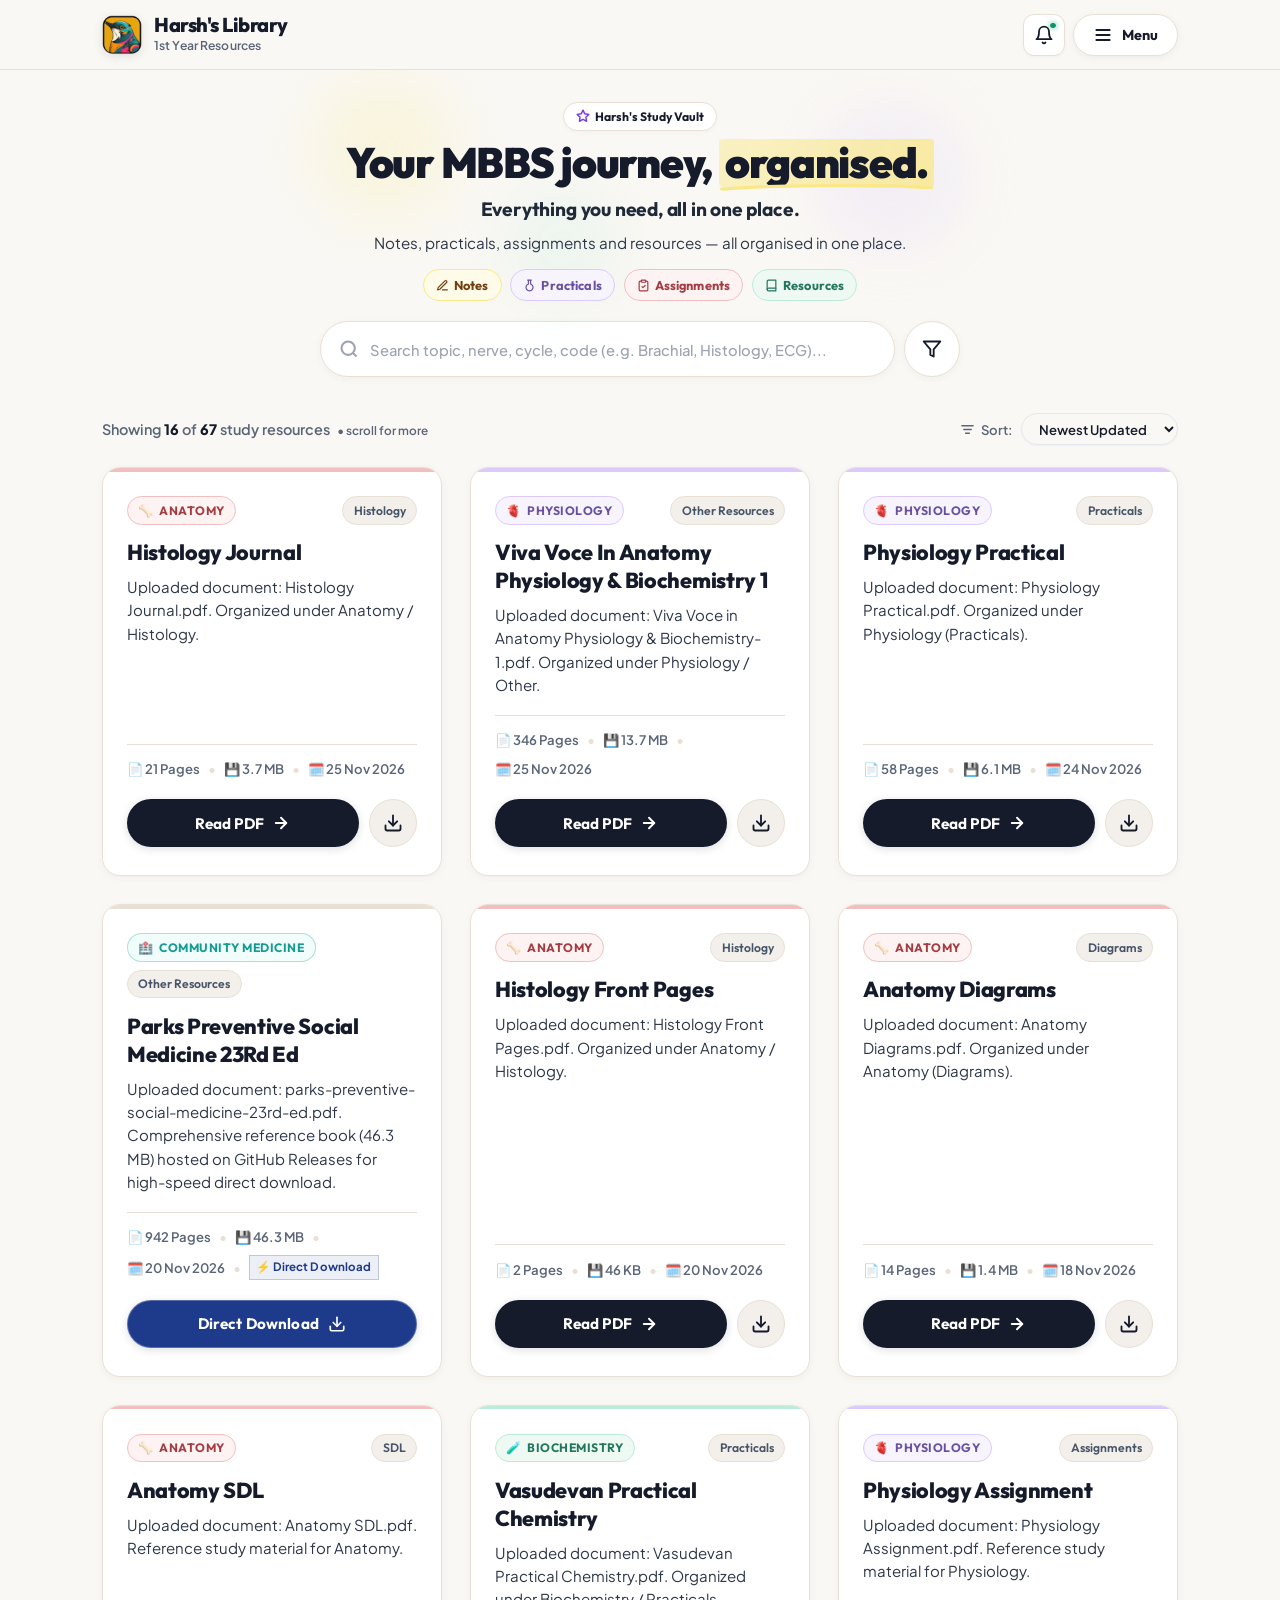
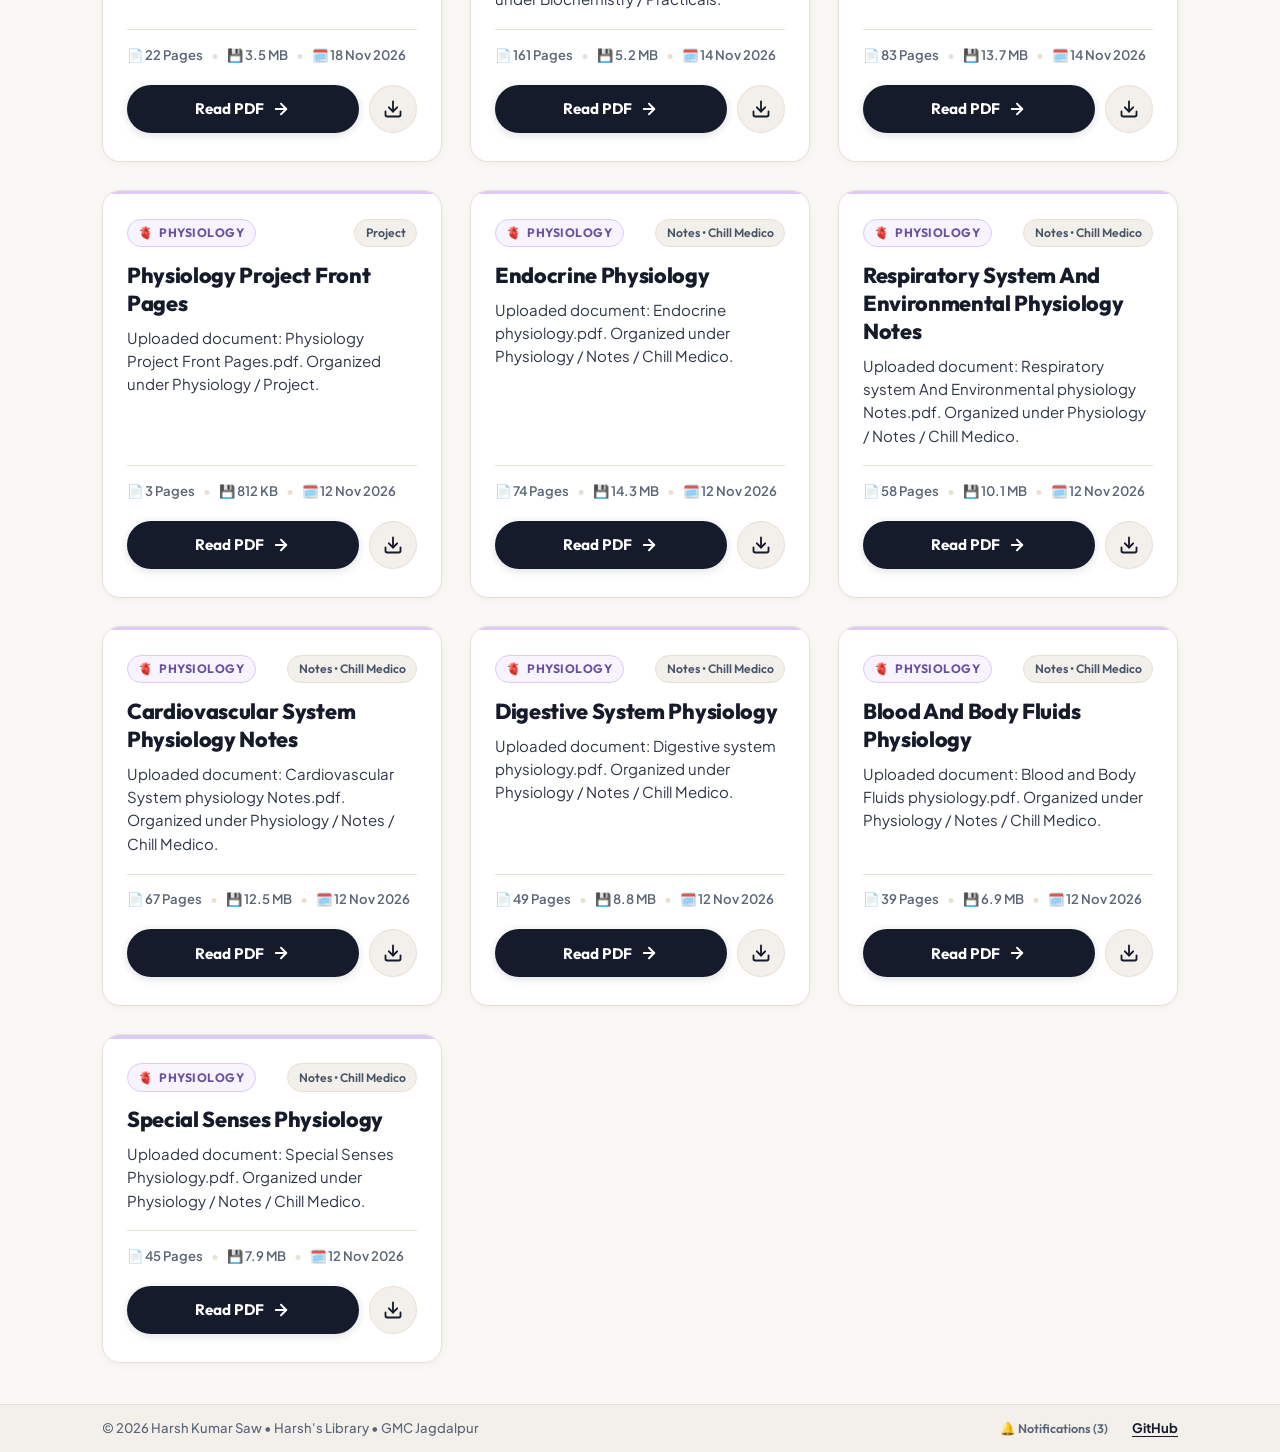
<file: index.html>
<!DOCTYPE html>
<html lang="en" prefix="og: https://ogp.me/ns#">
<head>
  <!-- Google Tag Manager -->
  <script async src="https://www.googletagmanager.com/gtm.js?id=GTM-PFL9BMBD"></script>
  <script>
    window.dataLayer = window.dataLayer || [];
    function gtag(){dataLayer.push(arguments);}
    gtag('js', new Date());
  </script>
  <!-- End Google Tag Manager -->

  <!-- Analytics Engine (PostHog & GA4) -->
  <script src="js/analytics.min.js?v=1795257600"></script>

  <meta charset="UTF-8">
  <meta name="viewport" content="width=device-width, initial-scale=1.0, maximum-scale=5.0">
  <title>Harsh's Library – 1st Year MBBS Study Resources | GMC Jagdalpur</title>
  <meta name="description" content="Free 1st Year MBBS study resources curated by Harsh Kumar Saw for Late Baliram Kashyap Memorial Govt. Medical College (GMC Jagdalpur). High-yield Anatomy, Physiology &amp; Biochemistry notes, practicals, and live timetable.">
  <meta name="keywords" content="Harsh Kumar Saw, Harsh's Library, GMC Jagdalpur MBBS, Late Baliram Kashyap Memorial Govt Medical College, BRKM GMC Jagdalpur, MBBS 1st year notes, Johari MBBS anatomy, histology workbooks, physiology practicals, medical biochemistry, MBBS timetable">
  <meta name="author" content="Harsh Kumar Saw">
  <meta name="robots" content="index, follow, max-snippet:-1, max-image-preview:large, max-video-preview:-1">
  <link rel="canonical" href="https://harshkumarsaw.github.io/mbbs-library/">
  <link rel="image_src" href="https://harshkumarsaw.github.io/mbbs-library/og-preview.jpg">

  <!-- Open Graph / Facebook / WhatsApp -->
  <meta property="og:site_name" content="Harsh's Library">
  <meta property="og:type" content="website">
  <meta property="og:locale" content="en_IN">
  <meta property="og:title" content="Harsh's Library – 1st Year MBBS Study Resources | GMC Jagdalpur">
  <meta property="og:description" content="Free 1st Year MBBS study resources curated by Harsh Kumar Saw for Late Baliram Kashyap Memorial Govt. Medical College (GMC Jagdalpur). Anatomy, Physiology, and Biochemistry materials.">
  <meta property="og:url" content="https://harshkumarsaw.github.io/mbbs-library/">
  <meta property="og:image" content="https://harshkumarsaw.github.io/mbbs-library/og-preview.jpg">
  <meta property="og:image:secure_url" content="https://harshkumarsaw.github.io/mbbs-library/og-preview.jpg">
  <meta property="og:image:type" content="image/jpeg">
  <meta property="og:image:width" content="1200">
  <meta property="og:image:height" content="630">
  <meta property="og:image:alt" content="Harsh's Library – MBBS Study Resources | GMC Jagdalpur">

  <!-- Twitter Card / Telegram -->
  <meta name="twitter:card" content="summary_large_image">
  <meta name="twitter:title" content="Harsh's Library – 1st Year MBBS Study Resources | GMC Jagdalpur">
  <meta name="twitter:description" content="Free 1st Year MBBS study resources curated by Harsh Kumar Saw for Late Baliram Kashyap Memorial Govt. Medical College (GMC Jagdalpur).">
  <meta name="twitter:image" content="https://harshkumarsaw.github.io/mbbs-library/og-preview.jpg">
  <meta name="twitter:image:alt" content="Harsh's Library – MBBS Study Resources | GMC Jagdalpur">

  <!-- Google Search Console Verification -->
  <meta name="google-site-verification" content="VdTj0-3fTNUOFjBLXUwDVGkxHk79wQ0kFXlN_OS7JLQ" />
  <meta name="theme-color" content="#FAF8F4">

  <!-- Structured Data: WebSite, MedicalWebPage, and BreadcrumbList -->
  <script type="application/ld+json">
  {
    "@context": "https://schema.org",
    "@graph": [
      {
        "@type": "WebSite",
        "@id": "https://harshkumarsaw.github.io/mbbs-library/#website",
        "url": "https://harshkumarsaw.github.io/mbbs-library/",
        "name": "Harsh's Library",
        "alternateName": [
          "Harsh's MBBS Library",
          "Harsh Kumar Saw MBBS Library",
          "GMC Jagdalpur MBBS Library",
          "Late Baliram Kashyap Memorial Govt Medical College Library"
        ],
        "description": "Free, mobile-first MBBS 1st Year study library for Late Baliram Kashyap Memorial Govt. Medical College (GMC Jagdalpur) curated by Harsh Kumar Saw.",
        "inLanguage": "en",
        "publisher": {
          "@type": "Person",
          "name": "Harsh Kumar Saw",
          "url": "https://harshkumarsaw.github.io/mbbs-library/",
          "jobTitle": "Medical Student",
          "affiliation": {
            "@type": "EducationalOrganization",
            "name": "Late Baliram Kashyap Memorial Govt. Medical College, Jagdalpur",
            "alternateName": ["Lt. BRKM Govt. Medical College, Jagdalpur", "GMC Jagdalpur", "BRKMGMC Jagdalpur"],
            "address": {
              "@type": "PostalAddress",
              "addressLocality": "Jagdalpur",
              "addressRegion": "Chhattisgarh",
              "addressCountry": "IN"
            }
          }
        },
        "potentialAction": {
          "@type": "SearchAction",
          "target": {
            "@type": "EntryPoint",
            "urlTemplate": "https://harshkumarsaw.github.io/mbbs-library/?q={search_term_string}"
          },
          "query-input": "required name=search_term_string"
        }
      },
      {
        "@type": "MedicalWebPage",
        "@id": "https://harshkumarsaw.github.io/mbbs-library/#webpage",
        "url": "https://harshkumarsaw.github.io/mbbs-library/",
        "name": "Harsh's Library – 1st Year MBBS Study Resources | GMC Jagdalpur",
        "description": "A curated collection of MBBS study materials, Johari notes, histology workbooks, physiology practicals, and biochemistry manuals for Late Baliram Kashyap Memorial Govt. Medical College (GMC Jagdalpur) by Harsh Kumar Saw.",
        "image": "https://harshkumarsaw.github.io/mbbs-library/og-preview.jpg",
        "author": {
          "@type": "Person",
          "name": "Harsh Kumar Saw"
        },
        "sourceOrganization": {
          "@type": "EducationalOrganization",
          "name": "Late Baliram Kashyap Memorial Govt. Medical College, Jagdalpur",
          "alternateName": ["Lt. BRKM Govt. Medical College, Jagdalpur", "GMC Jagdalpur", "BRKMGMC Jagdalpur"],
          "address": {
            "@type": "PostalAddress",
            "addressLocality": "Jagdalpur",
            "addressRegion": "Chhattisgarh",
            "addressCountry": "IN"
          }
        },
        "isPartOf": {
          "@id": "https://harshkumarsaw.github.io/mbbs-library/#website"
        },
        "about": [
          {
            "@type": "MedicalSpecialty",
            "name": "Human Anatomy"
          },
          {
            "@type": "MedicalSpecialty",
            "name": "Human Physiology"
          },
          {
            "@type": "MedicalSpecialty",
            "name": "Medical Biochemistry"
          }
        ],
        "audience": {
          "@type": "EducationalAudience",
          "educationalRole": "student",
          "audienceType": "MBBS Medical Students"
        }
      },
      {
        "@type": "BreadcrumbList",
        "@id": "https://harshkumarsaw.github.io/mbbs-library/#breadcrumb",
        "itemListElement": [
          {
            "@type": "ListItem",
            "position": 1,
            "name": "Harsh's Library Home",
            "item": "https://harshkumarsaw.github.io/mbbs-library/"
          }
        ]
      }
    ]
  }
  </script>

  <link rel="preload" href="assets/fonts/outfit.woff2" as="font" type="font/woff2" crossorigin>
  <link rel="preload" href="assets/fonts/plus-jakarta-sans.woff2" as="font" type="font/woff2" crossorigin>
  <link rel="stylesheet" href="css/style.min.css?v=1795803472">
  <!-- Favicon & App Icons -->
  <link rel="icon" type="image/x-icon" href="favicon.ico">
  <link rel="icon" type="image/png" sizes="32x32" href="favicon-32x32.png">
  <link rel="icon" type="image/png" sizes="16x16" href="favicon-16x16.png">
  <link rel="apple-touch-icon" sizes="180x180" href="apple-touch-icon.png">

  <!-- Web App Manifest & Mobile PWA Setup -->
  <link rel="manifest" href="manifest.json">
  <meta name="mobile-web-app-capable" content="yes">
  <meta name="apple-mobile-web-app-capable" content="yes">
  <meta name="apple-mobile-web-app-status-bar-style" content="default">
  <meta name="apple-mobile-web-app-title" content="Harsh's Library">
  <!-- Preload Navbar Brand Logo for instantaneous rendering -->
  <link rel="preload" as="image" href="navbar-logo.webp" type="image/webp" fetchpriority="high">

  <!-- OneSignal Web Push SDK -->
  <script src="https://cdn.onesignal.com/sdks/web/v16/OneSignalSDK.page.js" defer></script>
</head>
<body class="page-home">
  <!-- Google Tag Manager (noscript) -->
  <noscript><iframe src="https://www.googletagmanager.com/ns.html?id=GTM-PFL9BMBD"
  height="0" width="0" style="display:none;visibility:hidden"></iframe></noscript>
  <!-- End Google Tag Manager (noscript) -->

  <!-- Minimal Sticky Navbar -->
  <header class="navbar" role="banner">
    <div class="container nav-container">
      <a href="index.html" class="brand" aria-label="Harsh's Library Home">
        <div class="brand-emblem brand-emblem-logo" aria-hidden="true">
          <picture>
            <source srcset="navbar-logo.webp" type="image/webp">
            <img src="navbar-logo.png" alt="Harsh's Library Logo" class="brand-logo-img" width="46" height="46" fetchpriority="high" decoding="async">
          </picture>
        </div>
        <div class="brand-text">
          <span class="brand-title">Harsh's Library</span>
          <span>1st Year Resources</span>
        </div>
      </a>

      <nav role="navigation">
        <ul class="nav-links" id="nav-links">
          <li><a href="index.html" class="nav-link active">All Resources</a></li>
          <li><a href="timetable.html" class="nav-link">📅 Timetable</a></li>
          <li><a href="anatomy.html" class="nav-link">🦴 Anatomy</a></li>
          <li><a href="physiology.html" class="nav-link">🫀 Physiology</a></li>
          <li><a href="biochemistry.html" class="nav-link">🧪 Biochemistry</a></li>
          <li><button type="button" class="pwa-install-trigger pwa-nav-btn" aria-label="Install App">📲 Install App</button></li>
          <li><button type="button" class="request-nav-btn" id="nav-request-btn" aria-label="Request a PDF resource">
            <svg width="15" height="15" viewBox="0 0 24 24" fill="none" stroke="currentColor" stroke-width="2.2" stroke-linecap="round" stroke-linejoin="round" aria-hidden="true" style="margin-right: 4px; vertical-align: -1px;">
              <path d="M14 2H6a2 2 0 0 0-2 2v16a2 2 0 0 0 2 2h12a2 2 0 0 0 2-2V8z"></path>
              <polyline points="14 2 14 8 20 8"></polyline>
              <line x1="12" y1="18" x2="12" y2="12"></line>
              <line x1="9" y1="15" x2="15" y2="15"></line>
            </svg>
            <span>Request PDF</span>
          </button></li>
        </ul>
      </nav>

      <div style="display: inline-flex; align-items: center; gap: 8px; margin-left: auto;">
        <button type="button" class="push-notify-trigger push-top-bell-btn" id="push-top-bell-btn" aria-label="Notifications" title="Notifications" aria-expanded="false">
          <svg class="bell-svg-icon" width="20" height="20" viewBox="0 0 24 24" fill="none" stroke="currentColor" stroke-width="2.2" stroke-linecap="round" stroke-linejoin="round" aria-hidden="true">
            <path d="M18 8A6 6 0 0 0 6 8c0 7-3 9-3 9h18s-3-2-3-9"></path>
            <path d="M13.73 21a2 2 0 0 1-3.46 0"></path>
          </svg>
          <span class="bell-status-dot" aria-hidden="true"></span>
        </button>
        <button type="button" class="mobile-toggle" id="mobile-toggle" aria-label="Toggle navigation menu" aria-expanded="false">
          <svg width="20" height="20" viewBox="0 0 24 24" fill="none" stroke="currentColor" stroke-width="2.2" stroke-linecap="round" stroke-linejoin="round" aria-hidden="true">
            <line x1="4" y1="6" x2="20" y2="6"></line>
            <line x1="4" y1="12" x2="20" y2="12"></line>
            <line x1="4" y1="18" x2="20" y2="18"></line>
          </svg>
        </button>
      </div>
    </div>
  </header>

  <main>
    <!-- Compact Header: Focused Title & Instant Search -->
    <section class="top-section">
      <div class="container">
        <div class="home-intro">
          <!-- Subtle Pastel Ambient Glows -->
          <div class="intro-shape intro-shape-yellow" aria-hidden="true"></div>
          <div class="intro-shape intro-shape-lavender" aria-hidden="true"></div>
          <div class="intro-shape intro-shape-mint" aria-hidden="true"></div>

          <!-- Small Friendly Personal Capsule Badge -->
          <div class="intro-badge">
            <span class="intro-badge-icon" aria-hidden="true">
              <svg width="14" height="14" viewBox="0 0 24 24" fill="none" stroke="currentColor" stroke-width="2.5" stroke-linecap="round" stroke-linejoin="round">
                <polygon points="12 2 15.09 8.26 22 9.27 17 14.14 18.18 21.02 12 17.77 5.82 21.02 7 14.14 2 9.27 8.91 8.26 12 2"></polygon>
              </svg>
            </span>
            <span class="intro-badge-text">Harsh's Study Vault</span>
          </div>

          <!-- Primary Heading with Ali Abdaal Style Highlighter & Hand-Drawn Doodle -->
          <h1 class="home-title">
            Your MBBS journey, <span class="title-highlight">organised.<svg class="title-underline-doodle" viewBox="0 0 140 12" fill="none" xmlns="http://www.w3.org/2000/svg" aria-hidden="true" preserveAspectRatio="none"><path d="M3 9C35 3 105 2 137 7" stroke="#F9E88A" stroke-width="5" stroke-linecap="round"/></svg></span>
          </h1>

          <!-- Subtitle -->
          <p class="home-subtitle">Everything you need, all in one place.</p>

          <!-- Short Description -->
          <p class="home-desc">Notes, practicals, assignments and resources — all organised in one place.</p>

          <!-- Playful Pastel Educational Doodle Chips -->
          <div class="intro-chips" aria-label="Curated study materials">
            <span class="intro-chip chip-yellow">
              <svg width="12" height="12" viewBox="0 0 24 24" fill="none" stroke="currentColor" stroke-width="2.2" stroke-linecap="round" stroke-linejoin="round" aria-hidden="true"><path d="M12 20h9"/><path d="M16.5 3.5a2.121 2.121 0 0 1 3 3L7 19l-4 1 1-4L16.5 3.5z"/></svg>
              Notes
            </span>
            <span class="intro-chip chip-lavender">
              <svg width="12" height="12" viewBox="0 0 24 24" fill="none" stroke="currentColor" stroke-width="2.2" stroke-linecap="round" stroke-linejoin="round" aria-hidden="true"><path d="M10 2v7.31M14 2v7.31M8.5 2h7M14 9.3a6.5 6.5 0 1 1-4 0"/></svg>
              Practicals
            </span>
            <span class="intro-chip chip-coral">
              <svg width="12" height="12" viewBox="0 0 24 24" fill="none" stroke="currentColor" stroke-width="2.2" stroke-linecap="round" stroke-linejoin="round" aria-hidden="true"><path d="M16 4h2a2 2 0 0 1 2 2v14a2 2 0 0 1-2 2H6a2 2 0 0 1-2-2V6a2 2 0 0 1 2-2h2"/><rect x="8" y="2" width="8" height="4" rx="1" ry="1"/><path d="m9 14 2 2 4-4"/></svg>
              Assignments
            </span>
            <span class="intro-chip chip-mint">
              <svg width="12" height="12" viewBox="0 0 24 24" fill="none" stroke="currentColor" stroke-width="2.2" stroke-linecap="round" stroke-linejoin="round" aria-hidden="true"><path d="M4 19.5A2.5 2.5 0 0 1 6.5 17H20"/><path d="M6.5 2H20v20H6.5A2.5 2.5 0 0 1 4 19.5v-15A2.5 2.5 0 0 1 6.5 2z"/></svg>
              Resources
            </span>
          </div>
        </div>

        <!-- Search Bar & Compact Filter Button (Single Aligned Row) -->
        <div class="search-wrapper">
          <div class="search-filter-row">
            <form class="search-box" id="search-form" role="search" onsubmit="return false;">
              <span class="search-icon" aria-hidden="true">
                <svg width="20" height="20" viewBox="0 0 24 24" fill="none" stroke="currentColor" stroke-width="2.5">
                  <circle cx="11" cy="11" r="8"></circle>
                  <line x1="21" y1="21" x2="16.65" y2="16.65"></line>
                </svg>
              </span>
              <input 
                type="search" 
                id="search-input" 
                class="search-input" 
                placeholder="Search topic, nerve, cycle, code (e.g. Brachial, Histology, ECG)..." 
                aria-label="Search study resources"
                autocomplete="off"
              >
              <button type="button" id="search-clear" class="search-clear" aria-label="Clear search">
                <svg width="15" height="15" viewBox="0 0 24 24" fill="none" stroke="currentColor" stroke-width="2.5" stroke-linecap="round" stroke-linejoin="round" aria-hidden="true">
                  <line x1="18" y1="6" x2="6" y2="18"></line>
                  <line x1="6" y1="6" x2="18" y2="18"></line>
                </svg>
              </button>
            </form>

            <button type="button" class="filter-toggle-btn" id="filter-toggle-btn" aria-label="Open filter panel" title="Filter by Subject and Category">
              <svg class="filter-icon" width="20" height="20" viewBox="0 0 24 24" fill="none" stroke="currentColor" stroke-width="2.2" stroke-linecap="round" stroke-linejoin="round">
                <polygon points="22 3 2 3 10 12.46 10 19 14 21 14 12.46 22 3"></polygon>
              </svg>
              <span class="filter-badge" id="filter-badge" style="display: none;">0</span>
            </button>
          </div>

          <!-- Removable Active Filter Chips (Visible ONLY when filters are active) -->
          <div class="active-filter-chips" id="active-filter-chips" aria-label="Active filters"></div>
        </div>
      </div>
    </section>

    <!-- Main Study Resources Section (Direct Immediate Focus!) -->
    <section class="resources-section" id="catalog-section" aria-label="Study resources catalog">
      <div class="container">
        <h2 class="sr-only">1st Year MBBS Study Resources</h2>
        
        <!-- Results Counter & Info Bar -->
        <div class="results-info-bar">
          <div class="results-count" id="results-count">Showing all 21 MBBS study resources</div>
          <div class="results-sort-wrap">
            <label for="sort-select" class="sort-label">
              <svg width="15" height="15" viewBox="0 0 24 24" fill="none" stroke="currentColor" stroke-width="2.2" stroke-linecap="round" stroke-linejoin="round" aria-hidden="true">
                <line x1="3" y1="6" x2="21" y2="6"></line>
                <line x1="6" y1="12" x2="18" y2="12"></line>
                <line x1="9" y1="18" x2="15" y2="18"></line>
              </svg>
              <span>Sort:</span>
            </label>
            <select id="sort-select" class="sort-select" aria-label="Sort documents">
              <option value="updated-desc" selected>Newest Updated</option>
              <option value="updated-asc">Oldest Updated</option>
              <option value="title-asc">Title (A to Z)</option>
              <option value="title-desc">Title (Z to A)</option>
            </select>
          </div>
        </div>

        <!-- Resource Cards Grid (Static crawlable HTML for search engine indexing; dynamic client-side filtering via JS) -->
        <div class="resources-grid" id="resources-grid">
          <article class="resource-card subject-anatomy" data-id="user-anat-anatomy_notes_johari-4993" data-subject="anatomy">
            <div class="card-header">
              <span class="subject-badge anatomy">
                <span class="subject-badge-icon" aria-hidden="true">🦴</span>
                <span class="subject-badge-name">Anatomy</span>
              </span>
              <span class="category-badge badge-notes">Notes</span>
            </div>
            <h3 class="card-title">Anatomy Notes Johari</h3>
            <p class="card-desc">Uploaded document: Anatomy Notes Johari.pdf. Organized under Anatomy (Notes).</p>
            <div class="card-meta">
              <span class="meta-item">📄 325 Pages</span>
              <span class="meta-bullet">•</span>
              <span class="meta-item">💾 52.0 MB</span>
              <span class="meta-bullet">•</span>
              <span class="meta-item">🗓️ 08 Nov 2026</span>
            </div>
            <div class="card-actions">
              <button type="button" class="btn-read" data-action="view" data-id="user-anat-anatomy_notes_johari-4993" aria-label="Read Anatomy Notes Johari">
                <span>Read PDF</span>
                <svg width="18" height="18" viewBox="0 0 24 24" fill="none" stroke="currentColor" stroke-width="2.5" stroke-linecap="round" stroke-linejoin="round"><line x1="5" y1="12" x2="19" y2="12"></line><polyline points="12 5 19 12 12 19"></polyline></svg>
              </button>
              <a href="https://github.com/HarshKumarSaw/mbbs-library/releases/download/v1.0.0-assets/Anatomy_Notes_Johari.pdf" data-action="download" data-id="user-anat-anatomy_notes_johari-4993" download class="btn-download-action" aria-label="Download Anatomy Notes Johari" title="Download PDF">
                <svg width="20" height="20" viewBox="0 0 24 24" fill="none" stroke="currentColor" stroke-width="2.2" stroke-linecap="round" stroke-linejoin="round"><path d="M21 15v4a2 2 0 0 1-2 2H5a2 2 0 0 1-2-2v-4"></path><polyline points="7 10 12 15 17 10"></polyline><line x1="12" y1="15" x2="12" y2="3"></line></svg>
              </a>
            </div>
          </article>

          <article class="resource-card subject-anatomy" data-id="user-anat-anatomy_diagrams-6058" data-subject="anatomy">
            <div class="card-header">
              <span class="subject-badge anatomy">
                <span class="subject-badge-icon" aria-hidden="true">🦴</span>
                <span class="subject-badge-name">Anatomy</span>
              </span>
              <span class="category-badge badge-other">Diagrams</span>
            </div>
            <h3 class="card-title">Anatomy Diagrams</h3>
            <p class="card-desc">Uploaded document: Anatomy Diagrams.pdf. Organized under Anatomy (Diagrams).</p>
            <div class="card-meta">
              <span class="meta-item">📄 13 Pages</span>
              <span class="meta-bullet">•</span>
              <span class="meta-item">💾 923 KB</span>
              <span class="meta-bullet">•</span>
              <span class="meta-item">🗓️ 07 Nov 2026</span>
            </div>
            <div class="card-actions">
              <button type="button" class="btn-read" data-action="view" data-id="user-anat-anatomy_diagrams-6058" aria-label="Read Anatomy Diagrams">
                <span>Read PDF</span>
                <svg width="18" height="18" viewBox="0 0 24 24" fill="none" stroke="currentColor" stroke-width="2.5" stroke-linecap="round" stroke-linejoin="round"><line x1="5" y1="12" x2="19" y2="12"></line><polyline points="12 5 19 12 12 19"></polyline></svg>
              </button>
              <a href="https://github.com/HarshKumarSaw/mbbs-library/releases/download/v1.0.0-assets/Anatomy_Diagrams.pdf" data-action="download" data-id="user-anat-anatomy_diagrams-6058" download class="btn-download-action" aria-label="Download Anatomy Diagrams" title="Download PDF">
                <svg width="20" height="20" viewBox="0 0 24 24" fill="none" stroke="currentColor" stroke-width="2.2" stroke-linecap="round" stroke-linejoin="round"><path d="M21 15v4a2 2 0 0 1-2 2H5a2 2 0 0 1-2-2v-4"></path><polyline points="7 10 12 15 17 10"></polyline><line x1="12" y1="15" x2="12" y2="3"></line></svg>
              </a>
            </div>
          </article>

          <article class="resource-card subject-physiology" data-id="user-phys-physiology_homework-3183" data-subject="physiology">
            <div class="card-header">
              <span class="subject-badge physiology">
                <span class="subject-badge-icon" aria-hidden="true">🫀</span>
                <span class="subject-badge-name">Physiology</span>
              </span>
              <span class="category-badge badge-other">Homework</span>
            </div>
            <h3 class="card-title">Physiology Homework</h3>
            <p class="card-desc">Uploaded document: Physiology Homework.pdf. Organized under Physiology (Homework).</p>
            <div class="card-meta">
              <span class="meta-item">📄 10 Pages</span>
              <span class="meta-bullet">•</span>
              <span class="meta-item">💾 1.5 MB</span>
              <span class="meta-bullet">•</span>
              <span class="meta-item">🗓️ 07 Nov 2026</span>
            </div>
            <div class="card-actions">
              <button type="button" class="btn-read" data-action="view" data-id="user-phys-physiology_homework-3183" aria-label="Read Physiology Homework">
                <span>Read PDF</span>
                <svg width="18" height="18" viewBox="0 0 24 24" fill="none" stroke="currentColor" stroke-width="2.5" stroke-linecap="round" stroke-linejoin="round"><line x1="5" y1="12" x2="19" y2="12"></line><polyline points="12 5 19 12 12 19"></polyline></svg>
              </button>
              <a href="https://github.com/HarshKumarSaw/mbbs-library/releases/download/v1.0.0-assets/Physiology_Homework.pdf" data-action="download" data-id="user-phys-physiology_homework-3183" download class="btn-download-action" aria-label="Download Physiology Homework" title="Download PDF">
                <svg width="20" height="20" viewBox="0 0 24 24" fill="none" stroke="currentColor" stroke-width="2.2" stroke-linecap="round" stroke-linejoin="round"><path d="M21 15v4a2 2 0 0 1-2 2H5a2 2 0 0 1-2-2v-4"></path><polyline points="7 10 12 15 17 10"></polyline><line x1="12" y1="15" x2="12" y2="3"></line></svg>
              </a>
            </div>
          </article>

          <article class="resource-card subject-biochemistry" data-id="user-bioc-biochemistry_practical-2198" data-subject="biochemistry">
            <div class="card-header">
              <span class="subject-badge biochemistry">
                <span class="subject-badge-icon" aria-hidden="true">🧪</span>
                <span class="subject-badge-name">Biochemistry</span>
              </span>
              <span class="category-badge badge-practicals">Practicals</span>
            </div>
            <h3 class="card-title">Biochemistry Practical</h3>
            <p class="card-desc">Uploaded document: Biochemistry Practical.pdf. Organized under Biochemistry (Practicals).</p>
            <div class="card-meta">
              <span class="meta-item">📄 26 Pages</span>
              <span class="meta-bullet">•</span>
              <span class="meta-item">💾 3.4 MB</span>
              <span class="meta-bullet">•</span>
              <span class="meta-item">🗓️ 07 Nov 2026</span>
            </div>
            <div class="card-actions">
              <button type="button" class="btn-read" data-action="view" data-id="user-bioc-biochemistry_practical-2198" aria-label="Read Biochemistry Practical">
                <span>Read PDF</span>
                <svg width="18" height="18" viewBox="0 0 24 24" fill="none" stroke="currentColor" stroke-width="2.5" stroke-linecap="round" stroke-linejoin="round"><line x1="5" y1="12" x2="19" y2="12"></line><polyline points="12 5 19 12 12 19"></polyline></svg>
              </button>
              <a href="https://github.com/HarshKumarSaw/mbbs-library/releases/download/v1.0.0-assets/Biochemistry_Practical.pdf" data-action="download" data-id="user-bioc-biochemistry_practical-2198" download class="btn-download-action" aria-label="Download Biochemistry Practical" title="Download PDF">
                <svg width="20" height="20" viewBox="0 0 24 24" fill="none" stroke="currentColor" stroke-width="2.2" stroke-linecap="round" stroke-linejoin="round"><path d="M21 15v4a2 2 0 0 1-2 2H5a2 2 0 0 1-2-2v-4"></path><polyline points="7 10 12 15 17 10"></polyline><line x1="12" y1="15" x2="12" y2="3"></line></svg>
              </a>
            </div>
          </article>

          <article class="resource-card subject-physiology" data-id="user-phys-physiology_project-1680" data-subject="physiology">
            <div class="card-header">
              <span class="subject-badge physiology">
                <span class="subject-badge-icon" aria-hidden="true">🫀</span>
                <span class="subject-badge-name">Physiology</span>
              </span>
              <span class="category-badge badge-other">Project</span>
            </div>
            <h3 class="card-title">Physiology Project</h3>
            <p class="card-desc">Uploaded document: Physiology Project.pdf. Organized under Physiology (Project).</p>
            <div class="card-meta">
              <span class="meta-item">📄 12 Pages</span>
              <span class="meta-bullet">•</span>
              <span class="meta-item">💾 1.9 MB</span>
              <span class="meta-bullet">•</span>
              <span class="meta-item">🗓️ 07 Nov 2026</span>
            </div>
            <div class="card-actions">
              <button type="button" class="btn-read" data-action="view" data-id="user-phys-physiology_project-1680" aria-label="Read Physiology Project">
                <span>Read PDF</span>
                <svg width="18" height="18" viewBox="0 0 24 24" fill="none" stroke="currentColor" stroke-width="2.5" stroke-linecap="round" stroke-linejoin="round"><line x1="5" y1="12" x2="19" y2="12"></line><polyline points="12 5 19 12 12 19"></polyline></svg>
              </button>
              <a href="https://github.com/HarshKumarSaw/mbbs-library/releases/download/v1.0.0-assets/Physiology_Project.pdf" data-action="download" data-id="user-phys-physiology_project-1680" download class="btn-download-action" aria-label="Download Physiology Project" title="Download PDF">
                <svg width="20" height="20" viewBox="0 0 24 24" fill="none" stroke="currentColor" stroke-width="2.2" stroke-linecap="round" stroke-linejoin="round"><path d="M21 15v4a2 2 0 0 1-2 2H5a2 2 0 0 1-2-2v-4"></path><polyline points="7 10 12 15 17 10"></polyline><line x1="12" y1="15" x2="12" y2="3"></line></svg>
              </a>
            </div>
          </article>

          <article class="resource-card subject-physiology" data-id="user-phys-physiology_practical-1680" data-subject="physiology">
            <div class="card-header">
              <span class="subject-badge physiology">
                <span class="subject-badge-icon" aria-hidden="true">🫀</span>
                <span class="subject-badge-name">Physiology</span>
              </span>
              <span class="category-badge badge-practicals">Practicals</span>
            </div>
            <h3 class="card-title">Physiology Practical</h3>
            <p class="card-desc">Uploaded document: Physiology Practical.pdf. Organized under Physiology (Practicals).</p>
            <div class="card-meta">
              <span class="meta-item">📄 53 Pages</span>
              <span class="meta-bullet">•</span>
              <span class="meta-item">💾 5.1 MB</span>
              <span class="meta-bullet">•</span>
              <span class="meta-item">🗓️ 07 Nov 2026</span>
            </div>
            <div class="card-actions">
              <button type="button" class="btn-read" data-action="view" data-id="user-phys-physiology_practical-1680" aria-label="Read Physiology Practical">
                <span>Read PDF</span>
                <svg width="18" height="18" viewBox="0 0 24 24" fill="none" stroke="currentColor" stroke-width="2.5" stroke-linecap="round" stroke-linejoin="round"><line x1="5" y1="12" x2="19" y2="12"></line><polyline points="12 5 19 12 12 19"></polyline></svg>
              </button>
              <a href="https://github.com/HarshKumarSaw/mbbs-library/releases/download/v1.0.0-assets/Physiology_Practical.pdf" data-action="download" data-id="user-phys-physiology_practical-1680" download class="btn-download-action" aria-label="Download Physiology Practical" title="Download PDF">
                <svg width="20" height="20" viewBox="0 0 24 24" fill="none" stroke="currentColor" stroke-width="2.2" stroke-linecap="round" stroke-linejoin="round"><path d="M21 15v4a2 2 0 0 1-2 2H5a2 2 0 0 1-2-2v-4"></path><polyline points="7 10 12 15 17 10"></polyline><line x1="12" y1="15" x2="12" y2="3"></line></svg>
              </a>
            </div>
          </article>

          <article class="resource-card subject-anatomy" data-id="user-anat-histology-1516" data-subject="anatomy">
            <div class="card-header">
              <span class="subject-badge anatomy">
                <span class="subject-badge-icon" aria-hidden="true">🦴</span>
                <span class="subject-badge-name">Anatomy</span>
              </span>
              <span class="category-badge badge-other">Histology</span>
            </div>
            <h3 class="card-title">Histology</h3>
            <p class="card-desc">Uploaded document: Histology.pdf. Organized under Anatomy (Histology).</p>
            <div class="card-meta">
              <span class="meta-item">📄 7 Pages</span>
              <span class="meta-bullet">•</span>
              <span class="meta-item">💾 1023 KB</span>
              <span class="meta-bullet">•</span>
              <span class="meta-item">🗓️ 07 Nov 2026</span>
            </div>
            <div class="card-actions">
              <button type="button" class="btn-read" data-action="view" data-id="user-anat-histology-1516" aria-label="Read Histology">
                <span>Read PDF</span>
                <svg width="18" height="18" viewBox="0 0 24 24" fill="none" stroke="currentColor" stroke-width="2.5" stroke-linecap="round" stroke-linejoin="round"><line x1="5" y1="12" x2="19" y2="12"></line><polyline points="12 5 19 12 12 19"></polyline></svg>
              </button>
              <a href="https://github.com/HarshKumarSaw/mbbs-library/releases/download/v1.0.0-assets/Histology.pdf" data-action="download" data-id="user-anat-histology-1516" download class="btn-download-action" aria-label="Download Histology" title="Download PDF">
                <svg width="20" height="20" viewBox="0 0 24 24" fill="none" stroke="currentColor" stroke-width="2.2" stroke-linecap="round" stroke-linejoin="round"><path d="M21 15v4a2 2 0 0 1-2 2H5a2 2 0 0 1-2-2v-4"></path><polyline points="7 10 12 15 17 10"></polyline><line x1="12" y1="15" x2="12" y2="3"></line></svg>
              </a>
            </div>
          </article>

          <article class="resource-card subject-anatomy" data-id="user-anat-anatomy_sdl-0990" data-subject="anatomy">
            <div class="card-header">
              <span class="subject-badge anatomy">
                <span class="subject-badge-icon" aria-hidden="true">🦴</span>
                <span class="subject-badge-name">Anatomy</span>
              </span>
              <span class="category-badge badge-sdls">SDL</span>
            </div>
            <h3 class="card-title">Anatomy SDL</h3>
            <p class="card-desc">Uploaded document: Anatomy SDL.pdf. Reference study material for Anatomy.</p>
            <div class="card-meta">
              <span class="meta-item">📄 20 Pages</span>
              <span class="meta-bullet">•</span>
              <span class="meta-item">💾 3.2 MB</span>
              <span class="meta-bullet">•</span>
              <span class="meta-item">🗓️ 07 Nov 2026</span>
            </div>
            <div class="card-actions">
              <button type="button" class="btn-read" data-action="view" data-id="user-anat-anatomy_sdl-0990" aria-label="Read Anatomy SDL">
                <span>Read PDF</span>
                <svg width="18" height="18" viewBox="0 0 24 24" fill="none" stroke="currentColor" stroke-width="2.5" stroke-linecap="round" stroke-linejoin="round"><line x1="5" y1="12" x2="19" y2="12"></line><polyline points="12 5 19 12 12 19"></polyline></svg>
              </button>
              <a href="https://github.com/HarshKumarSaw/mbbs-library/releases/download/v1.0.0-assets/Anatomy_SDL.pdf" data-action="download" data-id="user-anat-anatomy_sdl-0990" download class="btn-download-action" aria-label="Download Anatomy SDL" title="Download PDF">
                <svg width="20" height="20" viewBox="0 0 24 24" fill="none" stroke="currentColor" stroke-width="2.2" stroke-linecap="round" stroke-linejoin="round"><path d="M21 15v4a2 2 0 0 1-2 2H5a2 2 0 0 1-2-2v-4"></path><polyline points="7 10 12 15 17 10"></polyline><line x1="12" y1="15" x2="12" y2="3"></line></svg>
              </a>
            </div>
          </article>

          <article class="resource-card subject-physiology" data-id="user-phys-physiology_assignment-0203" data-subject="physiology">
            <div class="card-header">
              <span class="subject-badge physiology">
                <span class="subject-badge-icon" aria-hidden="true">🫀</span>
                <span class="subject-badge-name">Physiology</span>
              </span>
              <span class="category-badge badge-assignments">Assignments</span>
            </div>
            <h3 class="card-title">Physiology Assignment</h3>
            <p class="card-desc">Uploaded document: Physiology Assignment.pdf. Reference study material for Physiology.</p>
            <div class="card-meta">
              <span class="meta-item">📄 41 Pages</span>
              <span class="meta-bullet">•</span>
              <span class="meta-item">💾 4.8 MB</span>
              <span class="meta-bullet">•</span>
              <span class="meta-item">🗓️ 06 Nov 2026</span>
            </div>
            <div class="card-actions">
              <button type="button" class="btn-read" data-action="view" data-id="user-phys-physiology_assignment-0203" aria-label="Read Physiology Assignment">
                <span>Read PDF</span>
                <svg width="18" height="18" viewBox="0 0 24 24" fill="none" stroke="currentColor" stroke-width="2.5" stroke-linecap="round" stroke-linejoin="round"><line x1="5" y1="12" x2="19" y2="12"></line><polyline points="12 5 19 12 12 19"></polyline></svg>
              </button>
              <a href="https://github.com/HarshKumarSaw/mbbs-library/releases/download/v1.0.0-assets/Physiology_Assignment.pdf" data-action="download" data-id="user-phys-physiology_assignment-0203" download class="btn-download-action" aria-label="Download Physiology Assignment" title="Download PDF">
                <svg width="20" height="20" viewBox="0 0 24 24" fill="none" stroke="currentColor" stroke-width="2.2" stroke-linecap="round" stroke-linejoin="round"><path d="M21 15v4a2 2 0 0 1-2 2H5a2 2 0 0 1-2-2v-4"></path><polyline points="7 10 12 15 17 10"></polyline><line x1="12" y1="15" x2="12" y2="3"></line></svg>
              </a>
            </div>
          </article>
        </div>

        <!-- Infinite Scroll / Lazy Load Sentinel & Controls -->
        <div class="grid-lazy-container" id="grid-lazy-container">
          <div class="grid-sentinel" id="grid-sentinel" aria-hidden="true"></div>
          <div class="grid-lazy-loader" id="grid-lazy-loader" style="display: none;">
            <div class="grid-lazy-spinner"></div>
            <span class="grid-lazy-text">Loading more documents...</span>
          </div>
          <button type="button" class="grid-load-more-btn" id="grid-load-more-btn" style="display: none;">
            <span>Load More Documents</span>
            <svg width="18" height="18" viewBox="0 0 24 24" fill="none" stroke="currentColor" stroke-width="2.5" stroke-linecap="round" stroke-linejoin="round"><line x1="12" y1="5" x2="12" y2="19"></line><polyline points="19 12 12 19 5 12"></polyline></svg>
          </button>
        </div>

        <!-- Accessible Noscript Index for Search Engines & Non-JS Browsers -->
        <noscript>
          <div class="noscript-catalog">
            <h2 class="noscript-title">1st Year MBBS Study Documents Index</h2>
            <p>Direct download and study links for search engine crawlers and users without JavaScript enabled:</p>
            <ul>
              <li><a href="https://cdn.steadylink.io/a/304e6533-3360-4906-b086-edee6f0c2094"><strong>Anatomy Notes Johari (PDF)</strong></a> — 52.0 MB • Comprehensive Gross Anatomy and Neuroanatomy notes.</li>
              <li><a href="https://cdn.steadylink.io/a/92fb8c97-2fae-4b6d-aad9-797e7f0acf45"><strong>Anatomy Diagrams (PDF)</strong></a> — 923 KB • Exam revision anatomical diagrams and dissection sketches.</li>
              <li><a href="https://cdn.steadylink.io/a/622c0d91-dcb4-4d3b-9f40-6f3c2000eb79"><strong>Histology Slide Identification (PDF)</strong></a> — 1023 KB • Microscopic histology slides and H&amp;E stained sections.</li>
              <li><a href="https://cdn.steadylink.io/a/c01d6f67-476f-479d-8dd2-8d4f89dbda44"><strong>Anatomy Self-Directed Learning (PDF)</strong></a> — 3.2 MB • CBME curriculum self-directed learning module.</li>
              <li><a href="https://cdn.steadylink.io/a/ba1cfd7a-6008-49c5-aa78-081c440130b7"><strong>Physiology Homework (PDF)</strong></a> — 1.5 MB • Clinical case problems and organ systems homework.</li>
              <li><a href="https://cdn.steadylink.io/a/3aa9201d-5f23-40b6-9389-01c13efa1899"><strong>Physiology Practicals Workbook (PDF)</strong></a> — 5.1 MB • Hematology, ECG, and spirometry lab records.</li>
              <li><a href="https://cdn.steadylink.io/a/bb2f5834-ee25-4518-a0f8-e5cd111e87ca"><strong>Physiology Project Manual (PDF)</strong></a> — 1.9 MB • Clinical regulation and physiological mechanism project.</li>
              <li><a href="https://cdn.steadylink.io/a/9ae47c72-150c-4fe3-b959-10b36adcea1b"><strong>Physiology Assignment (PDF)</strong></a> — 4.8 MB • Core theory questions and systemic review.</li>
              <li><a href="https://cdn.steadylink.io/a/d894b7c2-f8ad-4f63-baab-6548aaabd822"><strong>Biochemistry Practical Record (PDF)</strong></a> — 3.4 MB • Clinical urine analysis, enzymes, and lab procedures.</li>
            </ul>
          </div>
        </noscript>

      </div>
    </section>
  </main>

  <!-- Request PDF Modal (Bottom-Sheet on Mobile • Centered Modal on Desktop) -->
  <div class="request-modal-overlay" id="request-pdf-modal" role="dialog" aria-modal="true" aria-hidden="true">
    <div class="request-modal-backdrop" id="request-modal-backdrop"></div>
    <div class="request-modal-container">
      <div class="request-sheet-handle" aria-hidden="true"></div>

      <div class="request-modal-header">
        <div class="request-modal-title-wrap">
          <div class="request-modal-icon-badge" aria-hidden="true">
            <svg width="20" height="20" viewBox="0 0 24 24" fill="none" stroke="currentColor" stroke-width="2.2" stroke-linecap="round" stroke-linejoin="round">
              <path d="M14 2H6a2 2 0 0 0-2 2v16a2 2 0 0 0 2 2h12a2 2 0 0 0 2-2V8z"></path>
              <polyline points="14 2 14 8 20 8"></polyline>
              <line x1="12" y1="18" x2="12" y2="12"></line>
              <line x1="9" y1="15" x2="15" y2="15"></line>
            </svg>
          </div>
          <div>
            <h2 class="request-modal-title">Request a Study Resource</h2>
            <p class="request-modal-subtitle">Can't find a note, book, or question bank? Harsh will find and upload it.</p>
          </div>
        </div>
        <button type="button" class="request-modal-close" id="request-modal-close" aria-label="Close request panel">
          <svg width="20" height="20" viewBox="0 0 24 24" fill="none" stroke="currentColor" stroke-width="2" stroke-linecap="round" stroke-linejoin="round" aria-hidden="true">
            <line x1="18" y1="6" x2="6" y2="18"></line>
            <line x1="6" y1="6" x2="18" y2="18"></line>
          </svg>
        </button>
      </div>

      <div id="request-modal-body-wrap">
        <iframe name="request_hidden_iframe" id="request_hidden_iframe" style="display:none;width:0;height:0;border:0;" aria-hidden="true"></iframe>
        <form id="request-pdf-form" action="https://formsubmit.co/harshsaw01@gmail.com" method="POST" target="request_hidden_iframe" class="request-modal-form" novalidate>
          <input type="hidden" name="_captcha" value="false">
          <input type="hidden" name="_template" value="table">
          <input type="hidden" name="_subject" id="request-hidden-subject" value="MBBS Library Resource Request">
          <div class="request-modal-body">
            <!-- Resource Title / Topic (Required) -->
            <div class="request-form-group">
              <label for="request-topic" class="request-form-label">
                Topic or Document Title <span class="required-star" aria-hidden="true">*</span>
              </label>
              <input 
                type="text" 
                id="request-topic" 
                name="topic" 
                class="request-form-input" 
                placeholder="e.g. Brachial Plexus Notes, Guyton Resp, or Histology Spotters" 
                required
                autocomplete="off"
              >
              <span class="request-field-error" id="request-topic-error">Please enter the topic or document title.</span>
            </div>

            <!-- Two-column row: Subject & Resource Type -->
            <div class="request-form-row">
              <div class="request-form-group">
                <label for="request-subject" class="request-form-label">Subject</label>
                <select id="request-subject" name="subject" class="request-form-select">
                  <option value="anatomy">Anatomy</option>
                  <option value="physiology">Physiology</option>
                  <option value="biochemistry">Biochemistry</option>
                  <option value="community_medicine">Community Medicine</option>
                  <option value="other">Other / General</option>
                </select>
              </div>

              <div class="request-form-group">
                <label for="request-category" class="request-form-label">Resource Type</label>
                <select id="request-category" name="category" class="request-form-select">
                  <option value="notes">Notes / Lecture Slides</option>
                  <option value="book">Textbook / Reference Book</option>
                  <option value="practicals">Practical / Dissection Manual</option>
                  <option value="assignments">Assignment / Case Vignette</option>
                  <option value="sdl">SDL Module</option>
                  <option value="questions">Question Bank / PYQ</option>
                  <option value="other">Other Resource</option>
                </select>
              </div>
            </div>

            <!-- Student Name & Contact (Optional) -->
            <div class="request-form-row">
              <div class="request-form-group">
                <label for="request-name" class="request-form-label">
                  Your Name <span class="optional-tag">(Optional)</span>
                </label>
                <input 
                  type="text" 
                  id="request-name" 
                  name="name" 
                  class="request-form-input" 
                  placeholder="e.g. Subhranshu"
                  autocomplete="name"
                >
              </div>

              <div class="request-form-group">
                <label for="request-contact" class="request-form-label">
                  Contact <span class="optional-tag">(Optional)</span>
                </label>
                <input 
                  type="text" 
                  id="request-contact" 
                  name="contact" 
                  class="request-form-input" 
                  placeholder="WhatsApp or Email (to notify you)"
                >
              </div>
            </div>

            <!-- Additional Details / Instructions -->
            <div class="request-form-group">
              <label for="request-notes" class="request-form-label">
                Additional Details <span class="optional-tag">(Optional)</span>
              </label>
              <textarea 
                id="request-notes" 
                name="notes" 
                class="request-form-textarea" 
                rows="2" 
                placeholder="e.g. Specific author, edition, or upcoming exam date..."
              ></textarea>
            </div>

            <!-- Error Banner -->
            <div class="request-status-banner error" id="request-status-banner" style="display: none;" role="alert"></div>
          </div>

          <div class="request-modal-footer">
            <button type="button" class="btn-request-cancel" id="request-cancel-btn">Cancel</button>
            <button type="submit" class="btn-request-submit" id="request-submit-btn">
              <span class="btn-submit-text">Send Request</span>
              <span class="btn-submit-spinner" id="request-spinner" style="display: none;" aria-hidden="true"></span>
            </button>
          </div>
        </form>

        <!-- Success Confirmation View -->
        <div class="request-success-view" id="request-success-view" style="display: none;">
          <div class="request-success-icon-wrap" aria-hidden="true">
            <svg width="44" height="44" viewBox="0 0 24 24" fill="none" stroke="#10B981" stroke-width="2.5" stroke-linecap="round" stroke-linejoin="round">
              <path d="M22 11.08V12a10 10 0 1 1-5.93-9.14"></path>
              <polyline points="22 4 12 14.01 9 11.01"></polyline>
            </svg>
          </div>
          <h3 class="request-success-title">Request Received!</h3>
          <p class="request-success-desc" id="request-success-msg">
            Your request has been emailed directly to Harsh. We'll search for this resource and notify subscribers once it's uploaded.
          </p>
          <div style="display:flex;gap:10px;flex-wrap:wrap;justify-content:center;margin-top:0.25rem;">
            <button type="button" class="btn-request-done" id="request-done-btn">Back to Library</button>
            <a id="request-direct-mail-btn" href="#" target="_blank" rel="noopener noreferrer" class="btn-request-cancel" style="border:1px solid #CBD5E1;text-decoration:none;display:none;align-items:center;gap:6px;">
              <svg width="14" height="14" viewBox="0 0 24 24" fill="none" stroke="currentColor" stroke-width="2" stroke-linecap="round" stroke-linejoin="round"><path d="M4 4h16c1.1 0 2 .9 2 2v12c0 1.1-.9 2-2 2H4c-1.1 0-2-.9-2-2V6c0-1.1.9-2 2-2z"></path><polyline points="22,6 12,13 2,6"></polyline></svg>
              <span>Email App Fallback</span>
            </a>
          </div>
        </div>
      </div>
    </div>
  </div>

  <!-- Filter Modal Panel (Bottom-Sheet on Mobile • Centered Modal on Desktop) -->
  <div class="filter-modal-overlay" id="filter-modal" role="dialog" aria-modal="true" aria-hidden="true">
    <div class="filter-modal-backdrop" id="filter-modal-backdrop"></div>
    <div class="filter-modal-container">
      <div class="filter-sheet-handle" aria-hidden="true"></div>

      <div class="filter-modal-header">
        <div class="filter-modal-title-wrap">
          <svg width="20" height="20" viewBox="0 0 24 24" fill="none" stroke="currentColor" stroke-width="2.2" stroke-linecap="round" stroke-linejoin="round">
            <polygon points="22 3 2 3 10 12.46 10 19 14 21 14 12.46 22 3"></polygon>
          </svg>
          <h2 class="filter-modal-title">Filter Resources</h2>
        </div>
        <button type="button" class="filter-modal-close" id="filter-modal-close" aria-label="Close filter panel">✕</button>
      </div>

      <div class="filter-modal-body">
        <!-- Subjects Section -->
        <div class="filter-group">
          <div class="filter-group-header">
            <span class="filter-group-label">Subjects</span>
            <span class="filter-group-hint">Select a medical subject</span>
          </div>
          <div class="filter-pill-grid" id="modal-subject-filters" role="tablist">
            <!-- Populated dynamically via JS -->
          </div>
        </div>

        <!-- Sub-Subjects Section (Dynamically visible when Anatomy is selected) -->
        <div class="filter-group" id="modal-subsubject-group" style="display: none;">
          <div class="filter-group-header">
            <span class="filter-group-label">Sub-Subjects / Modules</span>
            <span class="filter-group-hint">Filter by branch (e.g. Histology, Neuroanatomy)</span>
          </div>
          <div class="filter-pill-grid" id="modal-subsubject-filters" role="tablist">
            <!-- Populated dynamically via JS when Anatomy is selected -->
          </div>
        </div>

        <!-- Content Format Section (Linked to Offline Folders) -->
        <div class="filter-group">
          <div class="filter-group-header">
            <span class="filter-group-label">Content Format</span>
            <span class="filter-group-hint">Filter by format folder</span>
          </div>
          <div class="filter-pill-grid" id="modal-category-filters" role="tablist">
            <!-- Populated dynamically via JS -->
          </div>
        </div>

        <!-- Sort Order Section -->
        <div class="filter-group">
          <div class="filter-group-header">
            <span class="filter-group-label">Sort Order</span>
            <span class="filter-group-hint">Arrange document list</span>
          </div>
          <select id="modal-sort-select" class="sort-select modal-sort-select" aria-label="Sort order">
            <option value="updated-desc" selected>Newest Updated (Default)</option>
            <option value="updated-asc">Oldest Updated</option>
            <option value="title-asc">Title (A to Z)</option>
            <option value="title-desc">Title (Z to A)</option>
          </select>
        </div>
      </div>

      <div class="filter-modal-footer">
        <button type="button" class="btn-filter-clear" id="filter-clear-all-btn">Clear All</button>
        <button type="button" class="btn-filter-apply" id="filter-apply-btn">Apply Filters</button>
      </div>
    </div>
  </div>

  <!-- Mobile Bottom-Sheet PDF Modal -->
  <div class="modal-overlay" id="pdf-modal" role="dialog" aria-modal="true" aria-hidden="true">
    <div class="modal-container" id="modal-container">
      <div class="modal-sheet-handle-zone" id="modal-sheet-handle-zone" aria-label="Drag down to close">
        <div class="modal-sheet-handle" aria-hidden="true"></div>
      </div>
      <div class="modal-header">
        <div class="modal-title-area">
          <span class="modal-breadcrumb" id="modal-breadcrumb">MBBS Library</span>
          <h2 class="modal-title" id="modal-title">document.pdf</h2>
        </div>
        <div class="modal-actions">
          <a href="#" target="_blank" rel="noopener noreferrer" class="modal-btn" id="modal-newtab-btn" title="Open in dedicated tab">
            <svg width="15" height="15" viewBox="0 0 24 24" fill="none" stroke="currentColor" stroke-width="2.5">
              <path d="M18 13v6a2 2 0 0 1-2 2H5a2 2 0 0 1-2-2V8a2 2 0 0 1 2-2h6"></path>
              <polyline points="15 3 21 3 21 9"></polyline>
              <line x1="10" y1="14" x2="21" y2="3"></line>
            </svg>
            <span>External</span>
          </a>
          <a href="#" download class="modal-btn modal-btn-primary" id="modal-download-btn" title="Download PDF file">
            <svg width="15" height="15" viewBox="0 0 24 24" fill="none" stroke="currentColor" stroke-width="2.5">
              <path d="M21 15v4a2 2 0 0 1-2 2H5a2 2 0 0 1-2-2v-4"></path>
              <polyline points="7 10 12 15 17 10"></polyline>
              <line x1="12" y1="15" x2="12" y2="3"></line>
            </svg>
            <span>Save</span>
          </a>
          <button type="button" class="modal-close" id="modal-close-btn" aria-label="Close document viewer">✕</button>
        </div>
      </div>

      <!-- PDF Navigation & Controls Toolbar -->
      <div class="pdf-toolbar" id="pdf-toolbar">
        <div class="pdf-toolbar-group pdf-nav-group">
          <button type="button" class="pdf-tool-btn" id="pdf-prev-btn" aria-label="Previous Page" title="Previous page (Left Arrow)">
            <svg width="16" height="16" viewBox="0 0 24 24" fill="none" stroke="currentColor" stroke-width="2.5" stroke-linecap="round" stroke-linejoin="round">
              <polyline points="15 18 9 12 15 6"></polyline>
            </svg>
          </button>
          <div class="pdf-page-display">
            <span class="pdf-page-label">Page</span>
            <input type="number" id="pdf-page-input" class="pdf-page-input" min="1" value="1" aria-label="Page number">
            <span class="pdf-page-slash">/</span>
            <span id="pdf-total-pages">-</span>
          </div>
          <button type="button" class="pdf-tool-btn" id="pdf-next-btn" aria-label="Next Page" title="Next page (Right Arrow)">
            <svg width="16" height="16" viewBox="0 0 24 24" fill="none" stroke="currentColor" stroke-width="2.5" stroke-linecap="round" stroke-linejoin="round">
              <polyline points="9 18 15 12 9 6"></polyline>
            </svg>
          </button>
        </div>

        <div class="pdf-toolbar-group pdf-zoom-group">
          <button type="button" class="pdf-tool-btn pdf-btn-mode" id="pdf-mode-toggle-btn" aria-label="Switch to Scroll Page Mode" title="Switch to Scroll Page Mode">
            <span id="pdf-mode-icon">
              <svg width="15" height="15" viewBox="0 0 24 24" fill="none" stroke="currentColor" stroke-width="2.2" stroke-linecap="round" stroke-linejoin="round">
                <path d="M12 3v18M8 7l4-4 4 4M8 17l4 4 4-4"/>
              </svg>
            </span>
            <span class="pdf-mode-label" id="pdf-mode-label">Scroll</span>
          </button>
          <button type="button" class="pdf-tool-btn" id="pdf-zoom-out-btn" aria-label="Zoom out" title="Zoom out (-)">
            <svg width="15" height="15" viewBox="0 0 24 24" fill="none" stroke="currentColor" stroke-width="2.5" stroke-linecap="round">
              <line x1="5" y1="12" x2="19" y2="12"></line>
            </svg>
          </button>
          <button type="button" class="pdf-tool-btn pdf-btn-fit" id="pdf-zoom-fit-btn" aria-label="Fit to width" title="Fit to width">Fit</button>
          <button type="button" class="pdf-tool-btn" id="pdf-zoom-in-btn" aria-label="Zoom in" title="Zoom in (+)">
            <svg width="15" height="15" viewBox="0 0 24 24" fill="none" stroke="currentColor" stroke-width="2.5" stroke-linecap="round">
              <line x1="12" y1="5" x2="12" y2="19"></line>
              <line x1="5" y1="12" x2="19" y2="12"></line>
            </svg>
          </button>
          <span class="pdf-scale-indicator" id="pdf-scale-indicator">100%</span>
        </div>
      </div>

      <div class="modal-body" id="modal-body">
        <div class="pdf-loading-overlay" id="pdf-loading-overlay">
          <div class="pdf-spinner"></div>
          <div class="pdf-loading-text" id="pdf-loading-text">Rendering...</div>
          <div class="pdf-progress-track">
            <div class="pdf-progress-bar" id="pdf-progress-bar"></div>
          </div>
        </div>

        <div class="pdf-error-overlay" id="pdf-error-overlay" style="display: none;">
          <p class="pdf-error-message">Unable to render PDF inline.</p>
          <a href="#" target="_blank" rel="noopener noreferrer" class="modal-btn modal-btn-primary" id="pdf-error-open-btn">Open in External Tab</a>
        </div>

        <div class="pdf-viewer-container mode-embedded" id="pdf-viewer-container" tabindex="0">
          <button type="button" class="pdf-floating-nav pdf-float-prev" id="pdf-float-prev-btn" style="display: none;" aria-label="Previous Page" title="Previous Page (Left Arrow / Swipe Right)">
            <svg width="20" height="20" viewBox="0 0 24 24" fill="none" stroke="currentColor" stroke-width="2.5" stroke-linecap="round" stroke-linejoin="round"><polyline points="15 18 9 12 15 6"></polyline></svg>
          </button>
          <button type="button" class="pdf-floating-nav pdf-float-next" id="pdf-float-next-btn" style="display: none;" aria-label="Next Page" title="Next Page (Right Arrow / Swipe Left)">
            <svg width="20" height="20" viewBox="0 0 24 24" fill="none" stroke="currentColor" stroke-width="2.5" stroke-linecap="round" stroke-linejoin="round"><polyline points="9 18 15 12 9 6"></polyline></svg>
          </button>
          <div class="pdf-single-page-view" id="pdf-single-page-view" style="display: none;">
            <canvas id="pdf-canvas" class="pdf-canvas"></canvas>
          </div>
          <div class="pdf-pages-stack" id="pdf-pages-stack" style="display: none;"></div>
          <iframe id="pdf-embedded-frame" class="pdf-embedded-frame" allowfullscreen="true" allow="fullscreen" title="Document Viewer"></iframe>
          <div class="pdf-reader-card-container" id="pdf-reader-card-container" style="display: none;"></div>
        </div>
      </div>
    </div>
  </div>

  <!-- Minimal Clean Footer -->
  <footer class="footer">
    <div class="container footer-content">
      <p>© 2026 Harsh Kumar Saw • Harsh's Library • GMC Jagdalpur</p>
      <div style="display: flex; align-items: center; gap: 14px;">
        <button type="button" class="push-notify-trigger push-footer-btn" aria-label="Study Alerts">🔔 Get Alerts</button>
        <button type="button" class="pwa-install-trigger pwa-footer-btn" aria-label="Install App">📲 Install App</button>
        <a href="https://github.com/HarshKumarSaw/mbbs-library" target="_blank" rel="noopener noreferrer" class="footer-link">GitHub</a>
      </div>
    </div>
  </footer>

  <!-- Floating PWA Install Banner -->
  <aside class="pwa-install-banner" id="pwa-install-banner" aria-label="Install Application" role="complementary">
    <div class="pwa-banner-left">
      <img src="assets/icons/icon-192x192.png" alt="App Icon" class="pwa-banner-icon-img" width="40" height="40">
      <div class="pwa-banner-text">
        <span class="pwa-banner-title">Harsh's Library App</span>
        <span class="pwa-banner-sub">Fast, offline MBBS study vault</span>
      </div>
    </div>
    <div class="pwa-banner-actions">
      <button type="button" class="pwa-banner-action-btn" id="pwa-banner-action">Install</button>
      <button type="button" class="pwa-banner-dismiss-btn" id="pwa-banner-dismiss" aria-label="Dismiss">&times;</button>
    </div>
  </aside>

  <script src="js/data.js?v=1795803472"></script>
  <script src="js/app.min.js?v=1795803472"></script>
  <script src="js/pwa.js" defer></script>
  <script src="js/push.js?v=1794463000" defer></script>
</body>
</html>
</file>
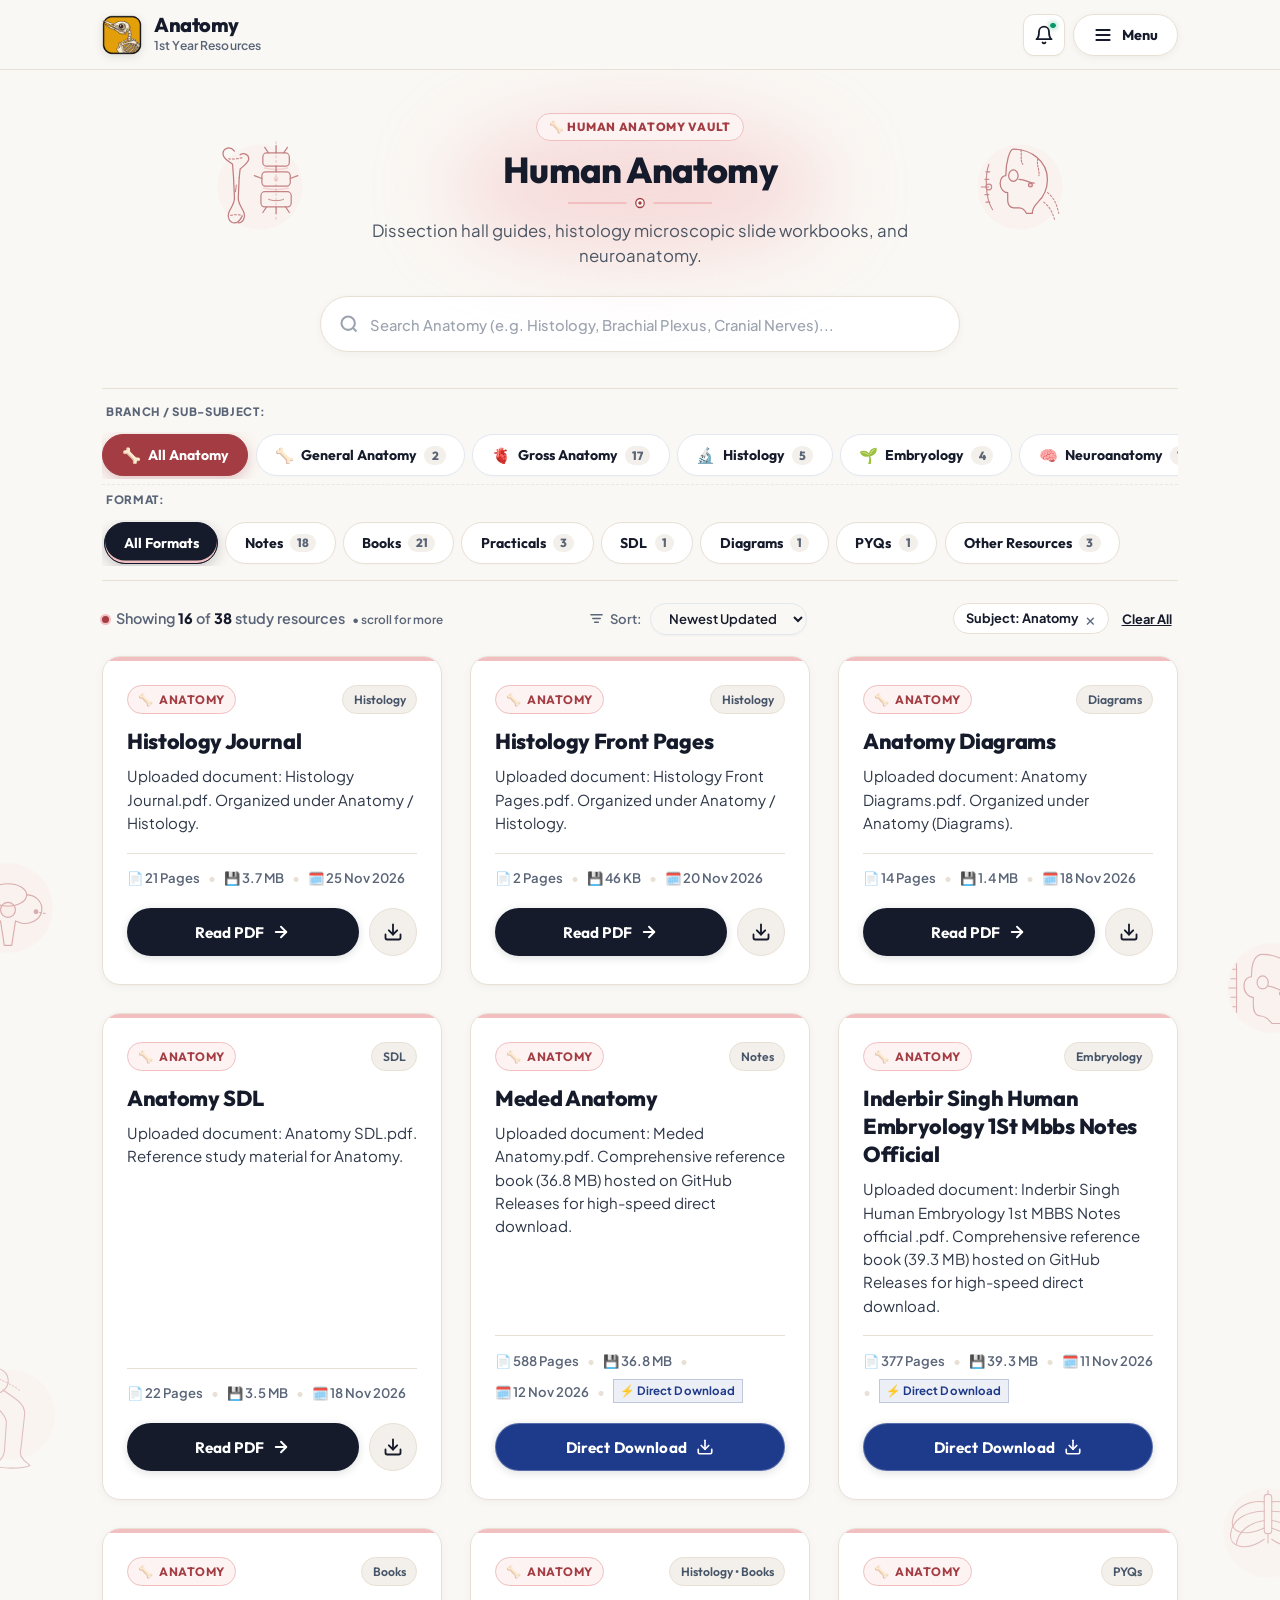
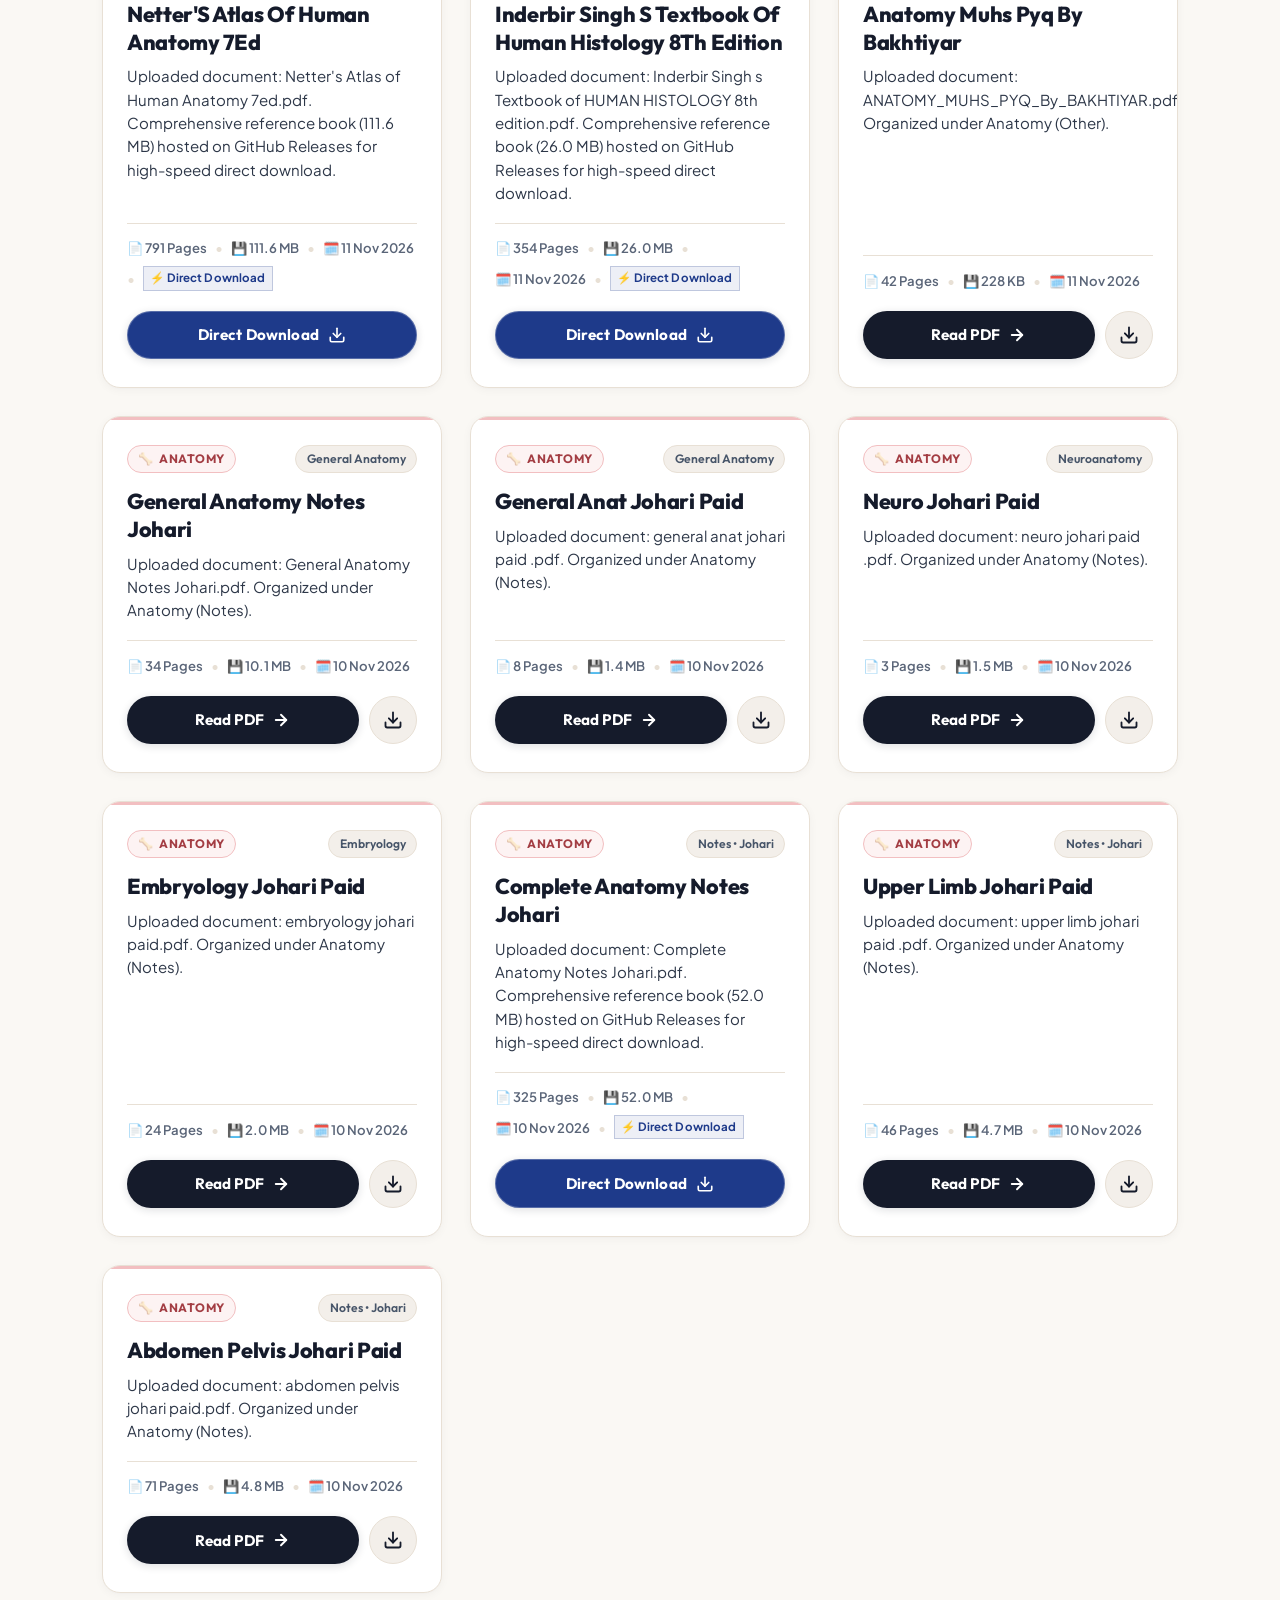
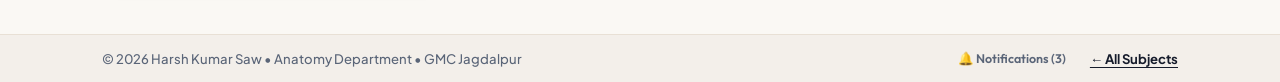
<file: anatomy.html>
<!DOCTYPE html>
<html lang="en" prefix="og: https://ogp.me/ns#">
<head>
  <!-- Google Tag Manager -->
  <script async src="https://www.googletagmanager.com/gtm.js?id=GTM-PFL9BMBD"></script>
  <script>
    window.dataLayer = window.dataLayer || [];
    function gtag(){dataLayer.push(arguments);}
    gtag('js', new Date());
  </script>
  <!-- End Google Tag Manager -->

  <!-- Analytics Engine (PostHog & GA4) -->
  <script src="js/analytics.min.js?v=1795257600"></script>

  <meta charset="UTF-8">
  <meta name="viewport" content="width=device-width, initial-scale=1.0, maximum-scale=5.0">
  <title>Anatomy Study Resources – MBBS 1st Year | Harsh's Library (GMC Jagdalpur)</title>
  <meta name="description" content="Free 1st Year MBBS Human Anatomy notes, Johari MBBS theory, histology slide workbooks and dissection manuals for GMC Jagdalpur students by Harsh Kumar Saw.">
  <meta name="keywords" content="Harsh Kumar Saw, GMC Jagdalpur Anatomy, Late Baliram Kashyap Memorial Govt Medical College, BRKM GMC Jagdalpur, MBBS anatomy notes, Johari MBBS anatomy PDF, histology workbooks MBBS, neuroanatomy notes, gross anatomy dissection, anatomy reasoning upper limb">
  <meta name="author" content="Harsh Kumar Saw">
  <meta name="robots" content="index, follow, max-snippet:-1, max-image-preview:large, max-video-preview:-1">
  <link rel="canonical" href="https://harshkumarsaw.github.io/mbbs-library/anatomy.html">
  <link rel="image_src" href="https://harshkumarsaw.github.io/mbbs-library/og-preview.jpg">

  <!-- Open Graph / Facebook / WhatsApp -->
  <meta property="og:site_name" content="Harsh's Library">
  <meta property="og:type" content="website">
  <meta property="og:locale" content="en_IN">
  <meta property="og:title" content="Anatomy Study Resources – MBBS 1st Year | Harsh's Library (GMC Jagdalpur)">
  <meta property="og:description" content="Free 1st Year MBBS Human Anatomy notes, Johari MBBS theory, histology slide workbooks and dissection manuals for GMC Jagdalpur students by Harsh Kumar Saw.">
  <meta property="og:url" content="https://harshkumarsaw.github.io/mbbs-library/anatomy.html">
  <meta property="og:image" content="https://harshkumarsaw.github.io/mbbs-library/og-preview.jpg">
  <meta property="og:image:secure_url" content="https://harshkumarsaw.github.io/mbbs-library/og-preview.jpg">
  <meta property="og:image:type" content="image/jpeg">
  <meta property="og:image:width" content="1200">
  <meta property="og:image:height" content="630">
  <meta property="og:image:alt" content="Anatomy MBBS Study Resources – Harsh's Library | GMC Jagdalpur">

  <!-- Twitter Card / Telegram -->
  <meta name="twitter:card" content="summary_large_image">
  <meta name="twitter:title" content="Anatomy Study Resources – MBBS 1st Year | Harsh's Library (GMC Jagdalpur)">
  <meta name="twitter:description" content="Free 1st Year MBBS Human Anatomy notes, Johari MBBS theory, histology slide workbooks and dissection manuals for GMC Jagdalpur students by Harsh Kumar Saw.">
  <meta name="twitter:image" content="https://harshkumarsaw.github.io/mbbs-library/og-preview.jpg">
  <meta name="twitter:image:alt" content="Anatomy MBBS Study Resources – Harsh's Library | GMC Jagdalpur">

  <!-- Google Search Console Verification -->
  <meta name="google-site-verification" content="VdTj0-3fTNUOFjBLXUwDVGkxHk79wQ0kFXlN_OS7JLQ" />
  <meta name="theme-color" content="#FAF8F4">

  <!-- Structured Data: CollectionPage, MedicalWebPage & Breadcrumbs -->
  <script type="application/ld+json">
  {
    "@context": "https://schema.org",
    "@graph": [
      {
        "@type": "CollectionPage",
        "@id": "https://harshkumarsaw.github.io/mbbs-library/anatomy.html#webpage",
        "url": "https://harshkumarsaw.github.io/mbbs-library/anatomy.html",
        "name": "Anatomy Study Resources – MBBS 1st Year | Harsh's Library (GMC Jagdalpur)",
        "description": "Free 1st Year MBBS Human Anatomy notes, Johari MBBS theory, histology slide workbooks and dissection manuals for Late Baliram Kashyap Memorial Govt. Medical College (GMC Jagdalpur) students by Harsh Kumar Saw.",
        "image": "https://harshkumarsaw.github.io/mbbs-library/og-preview.jpg",
        "inLanguage": "en",
        "author": {
          "@type": "Person",
          "name": "Harsh Kumar Saw",
          "url": "https://harshkumarsaw.github.io/mbbs-library/"
        },
        "sourceOrganization": {
          "@type": "EducationalOrganization",
          "name": "Late Baliram Kashyap Memorial Govt. Medical College, Jagdalpur",
          "alternateName": ["Lt. BRKM Govt. Medical College, Jagdalpur", "GMC Jagdalpur", "BRKMGMC Jagdalpur"],
          "address": {
            "@type": "PostalAddress",
            "addressLocality": "Jagdalpur",
            "addressRegion": "Chhattisgarh",
            "addressCountry": "IN"
          }
        },
        "about": {
          "@type": "MedicalSpecialty",
          "name": "Human Anatomy"
        },
        "mainEntity": {
          "@type": "ItemList",
          "name": "MBBS Anatomy Study Resources",
          "numberOfItems": 4,
          "itemListElement": [
            {
              "@type": "ListItem",
              "position": 1,
              "name": "Anatomy Notes Johari",
              "description": "Comprehensive Johari MBBS Human Anatomy notes covering Gross Anatomy, Neuroanatomy, and clinical histology.",
              "url": "https://cdn.steadylink.io/a/304e6533-3360-4906-b086-edee6f0c2094"
            },
            {
              "@type": "ListItem",
              "position": 2,
              "name": "Anatomy Diagrams",
              "description": "High-yield labeled anatomical diagrams for MBBS exam practice, dissection revision, and viva preparation.",
              "url": "https://cdn.steadylink.io/a/92fb8c97-2fae-4b6d-aad9-797e7f0acf45"
            },
            {
              "@type": "ListItem",
              "position": 3,
              "name": "Histology Slide Identification Guide",
              "description": "Microscopic anatomy slide identification guide, H&E staining characteristics, and practical viva notes.",
              "url": "https://cdn.steadylink.io/a/622c0d91-dcb4-4d3b-9f40-6f3c2000eb79"
            },
            {
              "@type": "ListItem",
              "position": 4,
              "name": "Anatomy Self-Directed Learning (SDL)",
              "description": "Self-Directed Learning (SDL) module for MBBS Anatomy curriculum, embryology, and clinical correlations.",
              "url": "https://cdn.steadylink.io/a/c01d6f67-476f-479d-8dd2-8d4f89dbda44"
            }
          ]
        }
      },
      {
        "@type": "BreadcrumbList",
        "@id": "https://harshkumarsaw.github.io/mbbs-library/anatomy.html#breadcrumb",
        "itemListElement": [
          {
            "@type": "ListItem",
            "position": 1,
            "name": "Home",
            "item": "https://harshkumarsaw.github.io/mbbs-library/"
          },
          {
            "@type": "ListItem",
            "position": 2,
            "name": "Anatomy",
            "item": "https://harshkumarsaw.github.io/mbbs-library/anatomy.html"
          }
        ]
      }
    ]
  }
  </script>

  <link rel="preload" href="assets/fonts/outfit.woff2" as="font" type="font/woff2" crossorigin>
  <link rel="preload" href="assets/fonts/plus-jakarta-sans.woff2" as="font" type="font/woff2" crossorigin>
  <link rel="stylesheet" href="css/style.min.css?v=1795803472">
  <!-- Favicon & App Icons -->
  <link rel="icon" type="image/x-icon" href="favicon.ico">
  <link rel="icon" type="image/png" sizes="32x32" href="favicon-32x32.png">
  <link rel="icon" type="image/png" sizes="16x16" href="favicon-16x16.png">
  <link rel="apple-touch-icon" sizes="180x180" href="apple-touch-icon.png">

  <!-- Web App Manifest & Mobile PWA Setup -->
  <link rel="manifest" href="manifest.json">
  <meta name="mobile-web-app-capable" content="yes">
  <meta name="apple-mobile-web-app-capable" content="yes">
  <meta name="apple-mobile-web-app-status-bar-style" content="default">
  <meta name="apple-mobile-web-app-title" content="Harsh's Library">
  <!-- Preload Anatomy Navbar Brand Logo for instantaneous rendering -->
  <link rel="preload" as="image" href="logo-anatomy.webp" type="image/webp" fetchpriority="high">

  <!-- OneSignal Web Push SDK -->
  <script src="https://cdn.onesignal.com/sdks/web/v16/OneSignalSDK.page.js" defer></script>
</head>
<body class="page-anatomy">
  <!-- Google Tag Manager (noscript) -->
  <noscript><iframe src="https://www.googletagmanager.com/ns.html?id=GTM-PFL9BMBD"
  height="0" width="0" style="display:none;visibility:hidden"></iframe></noscript>
  <!-- End Google Tag Manager (noscript) -->

  <!-- Minimal Sticky Navbar -->
  <header class="navbar" role="banner">
    <div class="container nav-container">
      <a href="index.html" class="brand" aria-label="Harsh's Library Home">
        <div class="brand-emblem brand-emblem-logo" aria-hidden="true">
          <picture>
            <source srcset="logo-anatomy.webp" type="image/webp">
            <img src="logo-anatomy.png" alt="Anatomy Logo" class="brand-logo-img" width="46" height="46" fetchpriority="high" decoding="async">
          </picture>
        </div>
        <div class="brand-text">
          <span class="brand-title">Anatomy</span>
          <span>1st Year Resources</span>
        </div>
      </a>

      <nav role="navigation">
        <ul class="nav-links" id="nav-links">
          <li><a href="index.html" class="nav-link">← All Resources</a></li>
          <li><a href="timetable.html" class="nav-link">📅 Timetable</a></li>
          <li><a href="anatomy.html" class="nav-link active">🦴 Anatomy</a></li>
          <li><a href="physiology.html" class="nav-link">🫀 Physiology</a></li>
          <li><a href="biochemistry.html" class="nav-link">🧪 Biochemistry</a></li>
          <li><button type="button" class="pwa-install-trigger pwa-nav-btn" aria-label="Install App">📲 Install App</button></li>
          <li><button type="button" class="request-nav-btn" id="nav-request-btn" aria-label="Request a PDF resource">
            <svg width="15" height="15" viewBox="0 0 24 24" fill="none" stroke="currentColor" stroke-width="2.2" stroke-linecap="round" stroke-linejoin="round" aria-hidden="true" style="margin-right: 4px; vertical-align: -1px;">
              <path d="M14 2H6a2 2 0 0 0-2 2v16a2 2 0 0 0 2 2h12a2 2 0 0 0 2-2V8z"></path>
              <polyline points="14 2 14 8 20 8"></polyline>
              <line x1="12" y1="18" x2="12" y2="12"></line>
              <line x1="9" y1="15" x2="15" y2="15"></line>
            </svg>
            <span>Request PDF</span>
          </button></li>
        </ul>
      </nav>

      <div style="display: inline-flex; align-items: center; gap: 8px; margin-left: auto;">
        <button type="button" class="push-notify-trigger push-top-bell-btn" id="push-top-bell-btn" aria-label="Notifications" title="Notifications" aria-expanded="false">
          <svg class="bell-svg-icon" width="20" height="20" viewBox="0 0 24 24" fill="none" stroke="currentColor" stroke-width="2.2" stroke-linecap="round" stroke-linejoin="round" aria-hidden="true">
            <path d="M18 8A6 6 0 0 0 6 8c0 7-3 9-3 9h18s-3-2-3-9"></path>
            <path d="M13.73 21a2 2 0 0 1-3.46 0"></path>
          </svg>
          <span class="bell-status-dot" aria-hidden="true"></span>
        </button>
        <button type="button" class="mobile-toggle" id="mobile-toggle" aria-label="Toggle navigation menu" aria-expanded="false">
          <svg width="20" height="20" viewBox="0 0 24 24" fill="none" stroke="currentColor" stroke-width="2.2" stroke-linecap="round" stroke-linejoin="round" aria-hidden="true">
            <line x1="4" y1="6" x2="20" y2="6"></line>
            <line x1="4" y1="12" x2="20" y2="12"></line>
            <line x1="4" y1="18" x2="20" y2="18"></line>
          </svg>
        </button>
      </div>
    </div>
  </header>

  <main>
    <!-- Compact Header: Title & Instant Search -->
    <section class="top-section">
      <div class="container">
        <div class="header-compact subject-header subject-header-anatomy">
          <!-- Ambient Soft Coral Glow -->
          <div class="subject-header-glow" aria-hidden="true"></div>

          <!-- Left Scientific Line-Art Motif: Vertebral Column & Bone -->
          <div class="subject-motif subject-motif-left" aria-hidden="true">
            <svg class="subject-motif-svg" viewBox="0 0 110 120" fill="none" xmlns="http://www.w3.org/2000/svg">
              <circle cx="55" cy="60" r="45" fill="var(--accent-anatomy)" fill-opacity="0.15"/>
              <g stroke="var(--anatomy-text)" stroke-width="1.3" stroke-linecap="round" stroke-linejoin="round" opacity="0.85">
                <path d="M28 22 C23 16 15 19 16 26 C17 31 23 33 26 36 L27 50"/>
                <path d="M34 26 C38 23 44 26 43 31 C42 35 37 38 34 41 L33 50"/>
                <path d="M27 50 L28 72 C28 78 24 82 22 87 C20 92 23 98 28 98 C33 98 34 94 36 91"/>
                <path d="M33 50 L32 72 C32 78 36 82 38 87 C40 92 37 98 32 98"/>
                <path d="M22 30 C26 31 32 30 36 29" stroke-dasharray="2 2" stroke-width="1.1"/>
                <path d="M24 90 C28 89 33 89 36 90" stroke-dasharray="2 2" stroke-width="1.1"/>
                <path d="M30 58 L29 65" stroke-width="1"/>
              </g>
              <g stroke="var(--anatomy-text)" stroke-width="1.3" stroke-linecap="round" stroke-linejoin="round" opacity="0.8">
                <rect x="58" y="24" width="28" height="14" rx="4" fill="none"/>
                <path d="M72 24 L72 16 M64 24 L60 18 M80 24 L84 18"/>
                <path d="M60 40 C66 42 78 42 84 40" stroke-width="1.6" stroke="var(--accent-anatomy)"/>
                <rect x="57" y="44" width="30" height="15" rx="4" fill="none"/>
                <path d="M72 44 L72 38 M87 51 L95 48 M57 51 L49 48"/>
                <circle cx="72" cy="51.5" r="2.5" fill="var(--accent-anatomy)" stroke="none"/>
                <path d="M59 61 C67 63 77 63 85 61" stroke-width="1.6" stroke="var(--accent-anatomy)"/>
                <rect x="56" y="65" width="32" height="16" rx="4" fill="none"/>
                <path d="M72 81 L72 88 M62 81 L58 87 M82 81 L86 87"/>
                <path d="M64 73 C68 75 76 75 80 73" stroke-width="1"/>
                <path d="M72 12 L72 96" stroke-dasharray="2 3" stroke-width="1" opacity="0.45"/>
              </g>
            </svg>
          </div>

          <!-- Right Scientific Line-Art Motif: Cranium & Osteological Caliper -->
          <div class="subject-motif subject-motif-right" aria-hidden="true">
            <svg class="subject-motif-svg" viewBox="0 0 110 120" fill="none" xmlns="http://www.w3.org/2000/svg">
              <circle cx="55" cy="60" r="45" fill="var(--accent-anatomy)" fill-opacity="0.15"/>
              <g stroke="var(--anatomy-text)" stroke-width="1.3" stroke-linecap="round" stroke-linejoin="round" opacity="0.85">
                <path d="M48 20 C66 20 84 32 84 52 C84 64 78 72 74 76 C70 80 68 84 68 88 L62 88 C60 84 58 82 54 82 L48 82 C44 82 42 78 42 74 L42 66 C38 66 34 62 34 56 C34 50 38 48 40 48 C40 34 44 20 48 20 Z"/>
                <ellipse cx="48" cy="48" rx="5" ry="6"/>
                <path d="M54 52 C60 52 66 56 70 56"/>
                <path d="M56 21 C57 26 55 32 58 36" stroke-dasharray="2 1.5" stroke-width="1.1"/>
                <path d="M74 30 C72 36 76 42 75 48" stroke-dasharray="2 1.5" stroke-width="1.1"/>
                <circle cx="66" cy="58" r="2" fill="var(--accent-anatomy)"/>
              </g>
              <g stroke="var(--anatomy-text)" stroke-width="1.2" stroke-linecap="round" stroke-linejoin="round" opacity="0.75">
                <path d="M22 36 C18 48 18 72 26 84"/>
                <circle cx="22" cy="60" r="3" fill="none"/>
                <path d="M22 60 L14 60"/>
                <path d="M19 44 L23 44 M18 52 L22 52 M18 68 L22 68 M19 76 L23 76"/>
                <path d="M84 66 C90 70 94 78 96 88" stroke-dasharray="2 2" stroke-width="1.1"/>
                <path d="M80 76 C86 80 90 88 92 96" stroke-dasharray="2 2" stroke-width="1.1"/>
              </g>
            </svg>
          </div>

          <!-- Central Subject Header Content -->
          <div class="subject-header-content">
            <span class="subject-page-tag tag-anatomy">🦴 Human Anatomy Vault</span>
            <h1 class="page-title">Human Anatomy</h1>
            <svg class="subject-title-motif" viewBox="0 0 160 12" fill="none" xmlns="http://www.w3.org/2000/svg" aria-hidden="true" preserveAspectRatio="none">
              <path d="M4 6 L65 6" stroke="var(--accent-anatomy)" stroke-width="2" stroke-linecap="round"/>
              <circle cx="80" cy="6" r="4.5" stroke="var(--anatomy-text)" stroke-width="1.3" fill="var(--canvas-bg)"/>
              <circle cx="80" cy="6" r="1.8" fill="var(--anatomy-text)"/>
              <path d="M95 6 L156 6" stroke="var(--accent-anatomy)" stroke-width="2" stroke-linecap="round"/>
            </svg>
            <p class="page-subtitle">Dissection hall guides, histology microscopic slide workbooks, and neuroanatomy.</p>
          </div>
        </div>

        <!-- Search Bar -->
        <div class="search-wrapper">
          <form class="search-box" id="search-form" role="search" onsubmit="return false;">
            <span class="search-icon" aria-hidden="true">
              <svg width="20" height="20" viewBox="0 0 24 24" fill="none" stroke="currentColor" stroke-width="2.5">
                <circle cx="11" cy="11" r="8"></circle>
                <line x1="21" y1="21" x2="16.65" y2="16.65"></line>
              </svg>
            </span>
            <input 
              type="search" 
              id="search-input" 
              class="search-input" 
              placeholder="Search Anatomy (e.g. Histology, Brachial Plexus, Cranial Nerves)..." 
              aria-label="Search Anatomy resources"
              autocomplete="off"
            >
            <button type="button" id="search-clear" class="search-clear" aria-label="Clear search">
              <svg width="15" height="15" viewBox="0 0 24 24" fill="none" stroke="currentColor" stroke-width="2.5" stroke-linecap="round" stroke-linejoin="round" aria-hidden="true">
                <line x1="18" y1="6" x2="6" y2="18"></line>
                <line x1="6" y1="6" x2="18" y2="18"></line>
              </svg>
            </button>
          </form>
        </div>
      </div>
    </section>

    <!-- Resources Section (Direct Immediate Focus!) -->
    <section class="resources-section" id="catalog-section" aria-label="Anatomy study catalog">
      <!-- Ambient Scientific Watermark Layer (Subtle, non-interfering medical atlas line-art) -->
      <div class="anatomy-ambient-layer" aria-hidden="true">
        <!-- Watermark 1: Cervical Vertebra & Spinal Canal Line-Art (Upper Left Margin) -->
        <div class="ambient-motif ambient-motif-cervical">
          <svg viewBox="0 0 120 120" fill="none" xmlns="http://www.w3.org/2000/svg">
            <circle cx="60" cy="60" r="48" fill="var(--accent-anatomy)" fill-opacity="0.12"/>
            <g stroke="var(--anatomy-text)" stroke-width="1.2" stroke-linecap="round" stroke-linejoin="round" opacity="0.45">
              <ellipse cx="60" cy="46" rx="20" ry="12"/>
              <path d="M40 46 C32 46 22 52 24 64 C26 74 38 78 46 76 L52 74"/>
              <path d="M80 46 C88 46 98 52 96 64 C94 74 82 78 74 76 L68 74"/>
              <path d="M52 74 L56 100 L64 100 L68 74"/>
              <circle cx="60" cy="62" r="8" fill="var(--accent-anatomy)" fill-opacity="0.25"/>
              <path d="M30 64 L20 66 M90 64 L100 66" stroke-dasharray="2 2"/>
              <circle cx="30" cy="64" r="2" fill="var(--anatomy-text)"/>
              <circle cx="90" cy="64" r="2" fill="var(--anatomy-text)"/>
            </g>
          </svg>
        </div>

        <!-- Watermark 2: Cranium, Orbit & Caliper Scale (Upper Right Margin) -->
        <div class="ambient-motif ambient-motif-cranium">
          <svg viewBox="0 0 120 120" fill="none" xmlns="http://www.w3.org/2000/svg">
            <circle cx="60" cy="60" r="48" fill="var(--accent-anatomy)" fill-opacity="0.12"/>
            <g stroke="var(--anatomy-text)" stroke-width="1.2" stroke-linecap="round" stroke-linejoin="round" opacity="0.42">
              <path d="M50 24 C70 24 90 38 90 60 C90 74 82 82 78 86 L72 98 L60 98 C56 94 54 90 48 90 C42 90 40 84 40 78 L40 70 C35 70 30 65 30 58 C30 50 35 48 38 48 C38 32 42 24 50 24 Z"/>
              <ellipse cx="50" cy="54" rx="6" ry="7"/>
              <path d="M56 58 C62 58 70 64 74 64"/>
              <path d="M22 40 L18 40 M22 50 L16 50 M22 60 L14 60 M22 70 L16 70 M22 80 L18 80" stroke-width="1.1"/>
              <path d="M22 34 L22 86"/>
              <circle cx="70" cy="66" r="2" fill="var(--anatomy-text)"/>
            </g>
          </svg>
        </div>

        <!-- Watermark 3: Femur & Articular Trabeculae (Mid Left Margin) -->
        <div class="ambient-motif ambient-motif-femur">
          <svg viewBox="0 0 120 140" fill="none" xmlns="http://www.w3.org/2000/svg">
            <circle cx="60" cy="70" r="50" fill="var(--accent-anatomy)" fill-opacity="0.10"/>
            <g stroke="var(--anatomy-text)" stroke-width="1.2" stroke-linecap="round" stroke-linejoin="round" opacity="0.4">
              <circle cx="44" cy="32" r="14" fill="none"/>
              <path d="M52 42 L66 52 C72 56 78 62 76 72 L72 108 C70 114 74 120 80 124 L82 126"/>
              <path d="M38 44 L44 58 C46 64 56 70 56 78 L54 108 C54 116 48 122 42 126"/>
              <path d="M42 126 C50 130 74 130 82 126"/>
              <path d="M48 30 C56 34 66 38 72 44" stroke-dasharray="2 2" stroke-width="1"/>
              <circle cx="44" cy="32" r="2.5" fill="var(--anatomy-text)"/>
            </g>
          </svg>
        </div>

        <!-- Watermark 4: Thoracic Ribcage & Costal Cartilage (Mid-Lower Right Margin) -->
        <div class="ambient-motif ambient-motif-thorax">
          <svg viewBox="0 0 120 130" fill="none" xmlns="http://www.w3.org/2000/svg">
            <circle cx="60" cy="65" r="48" fill="var(--accent-anatomy)" fill-opacity="0.10"/>
            <g stroke="var(--anatomy-text)" stroke-width="1.2" stroke-linecap="round" stroke-linejoin="round" opacity="0.4">
              <rect x="56" y="24" width="8" height="42" rx="3" fill="none"/>
              <path d="M60 20 L60 24 M60 66 L60 76"/>
              <path d="M56 32 C40 30 24 38 22 52 C20 64 34 70 56 60"/>
              <path d="M64 32 C80 30 96 38 98 52 C100 64 86 70 64 60"/>
              <path d="M56 42 C38 42 22 50 20 66 C18 80 36 86 56 72"/>
              <path d="M64 42 C82 42 98 50 100 66 C102 80 84 86 64 72"/>
              <path d="M56 52 C42 54 28 62 26 78"/>
              <path d="M64 52 C78 54 92 62 94 78"/>
            </g>
          </svg>
        </div>
      </div>
      <div class="container">
        <h2 class="sr-only">Human Anatomy Curriculum Resources</h2>
        
        <!-- Sub-Subjects & Category Filter Tracks -->
        <div class="filter-toolbar">
          <!-- Anatomy Sub-Subjects Track (Branches) -->
          <div class="filter-row filter-row-subsubjects" id="anatomy-subsubject-row">
            <div class="filter-row-header">
              <span class="filter-track-label">Branch / Sub-Subject:</span>
            </div>
            <div class="filter-pills filter-pills-subsubject" id="subsubject-filters" role="tablist" aria-label="Filter by anatomy sub-subject">
              <!-- Populated dynamically via JS -->
            </div>
          </div>

          <!-- Format Track -->
          <div class="filter-row filter-row-formats">
            <div class="filter-row-header">
              <span class="filter-track-label">Format:</span>
            </div>
            <div class="filter-pills" id="category-filters" role="tablist" aria-label="Filter by category">
              <!-- Populated dynamically via JS -->
            </div>
          </div>
        </div>

        <!-- Results Counter & Active Badges -->
        <div class="results-info-bar">
          <div class="results-count" id="results-count">Showing Anatomy study documents</div>
          <div class="results-sort-wrap">
            <label for="sort-select" class="sort-label">
              <svg width="15" height="15" viewBox="0 0 24 24" fill="none" stroke="currentColor" stroke-width="2.2" stroke-linecap="round" stroke-linejoin="round" aria-hidden="true">
                <line x1="3" y1="6" x2="21" y2="6"></line>
                <line x1="6" y1="12" x2="18" y2="12"></line>
                <line x1="9" y1="18" x2="15" y2="18"></line>
              </svg>
              <span>Sort:</span>
            </label>
            <select id="sort-select" class="sort-select" aria-label="Sort documents">
              <option value="updated-desc" selected>Newest Updated</option>
              <option value="updated-asc">Oldest Updated</option>
              <option value="title-asc">Title (A to Z)</option>
              <option value="title-desc">Title (Z to A)</option>
            </select>
          </div>
          <div class="active-filters" id="active-filters"></div>
        </div>

        <!-- Cards Grid (Static crawlable HTML for search engine indexing; dynamic client-side filtering via JS) -->
        <div class="resources-grid" id="resources-grid">
          <article class="resource-card subject-anatomy" data-id="user-anat-anatomy_notes_johari-4993" data-subject="anatomy">
            <div class="card-header">
              <span class="subject-badge anatomy">
                <span class="subject-badge-icon" aria-hidden="true">🦴</span>
                <span class="subject-badge-name">Anatomy</span>
              </span>
              <span class="category-badge badge-notes">Notes</span>
            </div>
            <h3 class="card-title">Anatomy Notes Johari</h3>
            <p class="card-desc">Uploaded document: Anatomy Notes Johari.pdf. Organized under Anatomy (Notes).</p>
            <div class="card-meta">
              <span class="meta-item">📄 325 Pages</span>
              <span class="meta-bullet">•</span>
              <span class="meta-item">💾 52.0 MB</span>
              <span class="meta-bullet">•</span>
              <span class="meta-item">🗓️ 08 Nov 2026</span>
            </div>
            <div class="card-actions">
              <button type="button" class="btn-read" data-action="view" data-id="user-anat-anatomy_notes_johari-4993" aria-label="Read Anatomy Notes Johari">
                <span>Read PDF</span>
                <svg width="18" height="18" viewBox="0 0 24 24" fill="none" stroke="currentColor" stroke-width="2.5" stroke-linecap="round" stroke-linejoin="round"><line x1="5" y1="12" x2="19" y2="12"></line><polyline points="12 5 19 12 12 19"></polyline></svg>
              </button>
              <a href="https://github.com/HarshKumarSaw/mbbs-library/releases/download/v1.0.0-assets/Anatomy_Notes_Johari.pdf" data-action="download" data-id="user-anat-anatomy_notes_johari-4993" download class="btn-download-action" aria-label="Download Anatomy Notes Johari" title="Download PDF">
                <svg width="20" height="20" viewBox="0 0 24 24" fill="none" stroke="currentColor" stroke-width="2.2" stroke-linecap="round" stroke-linejoin="round"><path d="M21 15v4a2 2 0 0 1-2 2H5a2 2 0 0 1-2-2v-4"></path><polyline points="7 10 12 15 17 10"></polyline><line x1="12" y1="15" x2="12" y2="3"></line></svg>
              </a>
            </div>
          </article>

          <article class="resource-card subject-anatomy" data-id="user-anat-anatomy_diagrams-6058" data-subject="anatomy">
            <div class="card-header">
              <span class="subject-badge anatomy">
                <span class="subject-badge-icon" aria-hidden="true">🦴</span>
                <span class="subject-badge-name">Anatomy</span>
              </span>
              <span class="category-badge badge-other">Diagrams</span>
            </div>
            <h3 class="card-title">Anatomy Diagrams</h3>
            <p class="card-desc">Uploaded document: Anatomy Diagrams.pdf. Organized under Anatomy (Diagrams).</p>
            <div class="card-meta">
              <span class="meta-item">📄 13 Pages</span>
              <span class="meta-bullet">•</span>
              <span class="meta-item">💾 923 KB</span>
              <span class="meta-bullet">•</span>
              <span class="meta-item">🗓️ 07 Nov 2026</span>
            </div>
            <div class="card-actions">
              <button type="button" class="btn-read" data-action="view" data-id="user-anat-anatomy_diagrams-6058" aria-label="Read Anatomy Diagrams">
                <span>Read PDF</span>
                <svg width="18" height="18" viewBox="0 0 24 24" fill="none" stroke="currentColor" stroke-width="2.5" stroke-linecap="round" stroke-linejoin="round"><line x1="5" y1="12" x2="19" y2="12"></line><polyline points="12 5 19 12 12 19"></polyline></svg>
              </button>
              <a href="https://github.com/HarshKumarSaw/mbbs-library/releases/download/v1.0.0-assets/Anatomy_Diagrams.pdf" data-action="download" data-id="user-anat-anatomy_diagrams-6058" download class="btn-download-action" aria-label="Download Anatomy Diagrams" title="Download PDF">
                <svg width="20" height="20" viewBox="0 0 24 24" fill="none" stroke="currentColor" stroke-width="2.2" stroke-linecap="round" stroke-linejoin="round"><path d="M21 15v4a2 2 0 0 1-2 2H5a2 2 0 0 1-2-2v-4"></path><polyline points="7 10 12 15 17 10"></polyline><line x1="12" y1="15" x2="12" y2="3"></line></svg>
              </a>
            </div>
          </article>

          <article class="resource-card subject-anatomy" data-id="user-anat-histology-1516" data-subject="anatomy">
            <div class="card-header">
              <span class="subject-badge anatomy">
                <span class="subject-badge-icon" aria-hidden="true">🦴</span>
                <span class="subject-badge-name">Anatomy</span>
              </span>
              <span class="category-badge badge-other">Histology</span>
            </div>
            <h3 class="card-title">Histology</h3>
            <p class="card-desc">Uploaded document: Histology.pdf. Organized under Anatomy (Histology).</p>
            <div class="card-meta">
              <span class="meta-item">📄 7 Pages</span>
              <span class="meta-bullet">•</span>
              <span class="meta-item">💾 1023 KB</span>
              <span class="meta-bullet">•</span>
              <span class="meta-item">🗓️ 07 Nov 2026</span>
            </div>
            <div class="card-actions">
              <button type="button" class="btn-read" data-action="view" data-id="user-anat-histology-1516" aria-label="Read Histology">
                <span>Read PDF</span>
                <svg width="18" height="18" viewBox="0 0 24 24" fill="none" stroke="currentColor" stroke-width="2.5" stroke-linecap="round" stroke-linejoin="round"><line x1="5" y1="12" x2="19" y2="12"></line><polyline points="12 5 19 12 12 19"></polyline></svg>
              </button>
              <a href="https://github.com/HarshKumarSaw/mbbs-library/releases/download/v1.0.0-assets/Histology.pdf" data-action="download" data-id="user-anat-histology-1516" download class="btn-download-action" aria-label="Download Histology" title="Download PDF">
                <svg width="20" height="20" viewBox="0 0 24 24" fill="none" stroke="currentColor" stroke-width="2.2" stroke-linecap="round" stroke-linejoin="round"><path d="M21 15v4a2 2 0 0 1-2 2H5a2 2 0 0 1-2-2v-4"></path><polyline points="7 10 12 15 17 10"></polyline><line x1="12" y1="15" x2="12" y2="3"></line></svg>
              </a>
            </div>
          </article>

          <article class="resource-card subject-anatomy" data-id="user-anat-anatomy_sdl-0990" data-subject="anatomy">
            <div class="card-header">
              <span class="subject-badge anatomy">
                <span class="subject-badge-icon" aria-hidden="true">🦴</span>
                <span class="subject-badge-name">Anatomy</span>
              </span>
              <span class="category-badge badge-sdls">SDL</span>
            </div>
            <h3 class="card-title">Anatomy SDL</h3>
            <p class="card-desc">Uploaded document: Anatomy SDL.pdf. Reference study material for Anatomy.</p>
            <div class="card-meta">
              <span class="meta-item">📄 20 Pages</span>
              <span class="meta-bullet">•</span>
              <span class="meta-item">💾 3.2 MB</span>
              <span class="meta-bullet">•</span>
              <span class="meta-item">🗓️ 07 Nov 2026</span>
            </div>
            <div class="card-actions">
              <button type="button" class="btn-read" data-action="view" data-id="user-anat-anatomy_sdl-0990" aria-label="Read Anatomy SDL">
                <span>Read PDF</span>
                <svg width="18" height="18" viewBox="0 0 24 24" fill="none" stroke="currentColor" stroke-width="2.5" stroke-linecap="round" stroke-linejoin="round"><line x1="5" y1="12" x2="19" y2="12"></line><polyline points="12 5 19 12 12 19"></polyline></svg>
              </button>
              <a href="https://github.com/HarshKumarSaw/mbbs-library/releases/download/v1.0.0-assets/Anatomy_SDL.pdf" data-action="download" data-id="user-anat-anatomy_sdl-0990" download class="btn-download-action" aria-label="Download Anatomy SDL" title="Download PDF">
                <svg width="20" height="20" viewBox="0 0 24 24" fill="none" stroke="currentColor" stroke-width="2.2" stroke-linecap="round" stroke-linejoin="round"><path d="M21 15v4a2 2 0 0 1-2 2H5a2 2 0 0 1-2-2v-4"></path><polyline points="7 10 12 15 17 10"></polyline><line x1="12" y1="15" x2="12" y2="3"></line></svg>
              </a>
            </div>
          </article>
        </div>

        <!-- Infinite Scroll / Lazy Load Sentinel & Controls -->
        <div class="grid-lazy-container" id="grid-lazy-container">
          <div class="grid-sentinel" id="grid-sentinel" aria-hidden="true"></div>
          <div class="grid-lazy-loader" id="grid-lazy-loader" style="display: none;">
            <div class="grid-lazy-spinner"></div>
            <span class="grid-lazy-text">Loading more documents...</span>
          </div>
          <button type="button" class="grid-load-more-btn" id="grid-load-more-btn" style="display: none;">
            <span>Load More Documents</span>
            <svg width="18" height="18" viewBox="0 0 24 24" fill="none" stroke="currentColor" stroke-width="2.5" stroke-linecap="round" stroke-linejoin="round"><line x1="12" y1="5" x2="12" y2="19"></line><polyline points="19 12 12 19 5 12"></polyline></svg>
          </button>
        </div>

        <!-- Accessible Noscript Index for Search Engines & Non-JS Browsers -->
        <noscript>
          <div class="noscript-catalog">
            <h2 class="noscript-title">Human Anatomy Curriculum Document Index</h2>
            <p>Direct download and study links for search engine crawlers and users without JavaScript enabled:</p>
            <ul>
              <li><a href="https://cdn.steadylink.io/a/304e6533-3360-4906-b086-edee6f0c2094"><strong>Anatomy Notes Johari (PDF)</strong></a> — 52.0 MB • Comprehensive Johari MBBS Gross Anatomy and Neuroanatomy notes.</li>
              <li><a href="https://cdn.steadylink.io/a/92fb8c97-2fae-4b6d-aad9-797e7f0acf45"><strong>Anatomy Diagrams (PDF)</strong></a> — 923 KB • Exam revision anatomical diagrams and dissection sketches.</li>
              <li><a href="https://cdn.steadylink.io/a/622c0d91-dcb4-4d3b-9f40-6f3c2000eb79"><strong>Histology Slide Identification (PDF)</strong></a> — 1023 KB • Microscopic histology slides and H&amp;E stained tissue sections.</li>
              <li><a href="https://cdn.steadylink.io/a/c01d6f67-476f-479d-8dd2-8d4f89dbda44"><strong>Anatomy Self-Directed Learning (PDF)</strong></a> — 3.2 MB • CBME curriculum self-directed learning module.</li>
            </ul>
          </div>
        </noscript>

      </div>
    </section>
  </main>

  <!-- Request PDF Modal (Bottom-Sheet on Mobile • Centered Modal on Desktop) -->
  <div class="request-modal-overlay" id="request-pdf-modal" role="dialog" aria-modal="true" aria-hidden="true">
    <div class="request-modal-backdrop" id="request-modal-backdrop"></div>
    <div class="request-modal-container">
      <div class="request-sheet-handle" aria-hidden="true"></div>

      <div class="request-modal-header">
        <div class="request-modal-title-wrap">
          <div class="request-modal-icon-badge" aria-hidden="true">
            <svg width="20" height="20" viewBox="0 0 24 24" fill="none" stroke="currentColor" stroke-width="2.2" stroke-linecap="round" stroke-linejoin="round">
              <path d="M14 2H6a2 2 0 0 0-2 2v16a2 2 0 0 0 2 2h12a2 2 0 0 0 2-2V8z"></path>
              <polyline points="14 2 14 8 20 8"></polyline>
              <line x1="12" y1="18" x2="12" y2="12"></line>
              <line x1="9" y1="15" x2="15" y2="15"></line>
            </svg>
          </div>
          <div>
            <h2 class="request-modal-title">Request a Study Resource</h2>
            <p class="request-modal-subtitle">Can't find a note, book, or question bank? Harsh will find and upload it.</p>
          </div>
        </div>
        <button type="button" class="request-modal-close" id="request-modal-close" aria-label="Close request panel">
          <svg width="20" height="20" viewBox="0 0 24 24" fill="none" stroke="currentColor" stroke-width="2" stroke-linecap="round" stroke-linejoin="round" aria-hidden="true">
            <line x1="18" y1="6" x2="6" y2="18"></line>
            <line x1="6" y1="6" x2="18" y2="18"></line>
          </svg>
        </button>
      </div>

      <div id="request-modal-body-wrap">
        <iframe name="request_hidden_iframe" id="request_hidden_iframe" style="display:none;width:0;height:0;border:0;" aria-hidden="true"></iframe>
        <form id="request-pdf-form" action="https://formsubmit.co/harshsaw01@gmail.com" method="POST" target="request_hidden_iframe" class="request-modal-form" novalidate>
          <input type="hidden" name="_captcha" value="false">
          <input type="hidden" name="_template" value="table">
          <input type="hidden" name="_subject" id="request-hidden-subject" value="MBBS Library Resource Request">
          <div class="request-modal-body">
            <!-- Resource Title / Topic (Required) -->
            <div class="request-form-group">
              <label for="request-topic" class="request-form-label">
                Topic or Document Title <span class="required-star" aria-hidden="true">*</span>
              </label>
              <input 
                type="text" 
                id="request-topic" 
                name="topic" 
                class="request-form-input" 
                placeholder="e.g. Brachial Plexus Notes, Cranial Nerves, or Histology Spotters" 
                required
                autocomplete="off"
              >
              <span class="request-field-error" id="request-topic-error">Please enter the topic or document title.</span>
            </div>

            <!-- Two-column row: Subject & Resource Type -->
            <div class="request-form-row">
              <div class="request-form-group">
                <label for="request-subject" class="request-form-label">Subject</label>
                <select id="request-subject" name="subject" class="request-form-select">
                  <option value="anatomy" selected>Anatomy</option>
                  <option value="physiology">Physiology</option>
                  <option value="biochemistry">Biochemistry</option>
                  <option value="community_medicine">Community Medicine</option>
                  <option value="other">Other / General</option>
                </select>
              </div>

              <div class="request-form-group">
                <label for="request-category" class="request-form-label">Resource Type</label>
                <select id="request-category" name="category" class="request-form-select">
                  <option value="notes">Notes / Lecture Slides</option>
                  <option value="book">Textbook / Reference Book</option>
                  <option value="practicals">Practical / Dissection Manual</option>
                  <option value="assignments">Assignment / Case Vignette</option>
                  <option value="sdl">SDL Module</option>
                  <option value="questions">Question Bank / PYQ</option>
                  <option value="other">Other Resource</option>
                </select>
              </div>
            </div>

            <!-- Student Name & Contact (Optional) -->
            <div class="request-form-row">
              <div class="request-form-group">
                <label for="request-name" class="request-form-label">
                  Your Name <span class="optional-tag">(Optional)</span>
                </label>
                <input 
                  type="text" 
                  id="request-name" 
                  name="name" 
                  class="request-form-input" 
                  placeholder="e.g. Subhranshu"
                  autocomplete="name"
                >
              </div>

              <div class="request-form-group">
                <label for="request-contact" class="request-form-label">
                  Contact <span class="optional-tag">(Optional)</span>
                </label>
                <input 
                  type="text" 
                  id="request-contact" 
                  name="contact" 
                  class="request-form-input" 
                  placeholder="WhatsApp or Email (to notify you)"
                >
              </div>
            </div>

            <!-- Additional Details / Instructions -->
            <div class="request-form-group">
              <label for="request-notes" class="request-form-label">
                Additional Details <span class="optional-tag">(Optional)</span>
              </label>
              <textarea 
                id="request-notes" 
                name="notes" 
                class="request-form-textarea" 
                rows="2" 
                placeholder="e.g. Specific author, edition, or upcoming exam date..."
              ></textarea>
            </div>

            <!-- Error Banner -->
            <div class="request-status-banner error" id="request-status-banner" style="display: none;" role="alert"></div>
          </div>

          <div class="request-modal-footer">
            <button type="button" class="btn-request-cancel" id="request-cancel-btn">Cancel</button>
            <button type="submit" class="btn-request-submit" id="request-submit-btn">
              <span class="btn-submit-text">Send Request</span>
              <span class="btn-submit-spinner" id="request-spinner" style="display: none;" aria-hidden="true"></span>
            </button>
          </div>
        </form>

        <!-- Success Confirmation View -->
        <div class="request-success-view" id="request-success-view" style="display: none;">
          <div class="request-success-icon-wrap" aria-hidden="true">
            <svg width="44" height="44" viewBox="0 0 24 24" fill="none" stroke="#10B981" stroke-width="2.5" stroke-linecap="round" stroke-linejoin="round">
              <path d="M22 11.08V12a10 10 0 1 1-5.93-9.14"></path>
              <polyline points="22 4 12 14.01 9 11.01"></polyline>
            </svg>
          </div>
          <h3 class="request-success-title">Request Received!</h3>
          <p class="request-success-desc" id="request-success-msg">
            Your request has been emailed directly to Harsh. We'll search for this resource and notify subscribers once it's uploaded.
          </p>
          <div style="display:flex;gap:10px;flex-wrap:wrap;justify-content:center;margin-top:0.25rem;">
            <button type="button" class="btn-request-done" id="request-done-btn">Back to Library</button>
            <a id="request-direct-mail-btn" href="#" target="_blank" rel="noopener noreferrer" class="btn-request-cancel" style="border:1px solid #CBD5E1;text-decoration:none;display:none;align-items:center;gap:6px;">
              <svg width="14" height="14" viewBox="0 0 24 24" fill="none" stroke="currentColor" stroke-width="2" stroke-linecap="round" stroke-linejoin="round"><path d="M4 4h16c1.1 0 2 .9 2 2v12c0 1.1-.9 2-2 2H4c-1.1 0-2-.9-2-2V6c0-1.1.9-2 2-2z"></path><polyline points="22,6 12,13 2,6"></polyline></svg>
              <span>Email App Fallback</span>
            </a>
          </div>
        </div>
      </div>
    </div>
  </div>

  <!-- Mobile Bottom-Sheet PDF Modal -->
  <div class="modal-overlay" id="pdf-modal" role="dialog" aria-modal="true" aria-hidden="true">
    <div class="modal-container" id="modal-container">
      <div class="modal-sheet-handle-zone" id="modal-sheet-handle-zone" aria-label="Drag down to close">
        <div class="modal-sheet-handle" aria-hidden="true"></div>
      </div>
      <div class="modal-header">
        <div class="modal-title-area">
          <span class="modal-breadcrumb" id="modal-breadcrumb">Anatomy</span>
          <h2 class="modal-title" id="modal-title">document.pdf</h2>
        </div>
        <div class="modal-actions">
          <a href="#" target="_blank" rel="noopener noreferrer" class="modal-btn" id="modal-newtab-btn" title="Open in dedicated tab">
            <svg width="15" height="15" viewBox="0 0 24 24" fill="none" stroke="currentColor" stroke-width="2.5">
              <path d="M18 13v6a2 2 0 0 1-2 2H5a2 2 0 0 1-2-2V8a2 2 0 0 1 2-2h6"></path>
              <polyline points="15 3 21 3 21 9"></polyline>
              <line x1="10" y1="14" x2="21" y2="3"></line>
            </svg>
            <span>External</span>
          </a>
          <a href="#" download class="modal-btn modal-btn-primary" id="modal-download-btn" title="Download PDF file">
            <svg width="15" height="15" viewBox="0 0 24 24" fill="none" stroke="currentColor" stroke-width="2.5">
              <path d="M21 15v4a2 2 0 0 1-2 2H5a2 2 0 0 1-2-2v-4"></path>
              <polyline points="7 10 12 15 17 10"></polyline>
              <line x1="12" y1="15" x2="12" y2="3"></line>
            </svg>
            <span>Save</span>
          </a>
          <button type="button" class="modal-close" id="modal-close-btn" aria-label="Close document viewer">✕</button>
        </div>
      </div>

      <!-- PDF Navigation & Controls Toolbar -->
      <div class="pdf-toolbar" id="pdf-toolbar">
        <div class="pdf-toolbar-group pdf-nav-group">
          <button type="button" class="pdf-tool-btn" id="pdf-prev-btn" aria-label="Previous Page" title="Previous page (Left Arrow)">
            <svg width="16" height="16" viewBox="0 0 24 24" fill="none" stroke="currentColor" stroke-width="2.5" stroke-linecap="round" stroke-linejoin="round">
              <polyline points="15 18 9 12 15 6"></polyline>
            </svg>
          </button>
          <div class="pdf-page-display">
            <span class="pdf-page-label">Page</span>
            <input type="number" id="pdf-page-input" class="pdf-page-input" min="1" value="1" aria-label="Page number">
            <span class="pdf-page-slash">/</span>
            <span id="pdf-total-pages">-</span>
          </div>
          <button type="button" class="pdf-tool-btn" id="pdf-next-btn" aria-label="Next Page" title="Next page (Right Arrow)">
            <svg width="16" height="16" viewBox="0 0 24 24" fill="none" stroke="currentColor" stroke-width="2.5" stroke-linecap="round" stroke-linejoin="round">
              <polyline points="9 18 15 12 9 6"></polyline>
            </svg>
          </button>
        </div>

        <div class="pdf-toolbar-group pdf-zoom-group">
          <button type="button" class="pdf-tool-btn pdf-btn-mode" id="pdf-mode-toggle-btn" aria-label="Switch to Scroll Page Mode" title="Switch to Scroll Page Mode">
            <span id="pdf-mode-icon">
              <svg width="15" height="15" viewBox="0 0 24 24" fill="none" stroke="currentColor" stroke-width="2.2" stroke-linecap="round" stroke-linejoin="round">
                <path d="M12 3v18M8 7l4-4 4 4M8 17l4 4 4-4"/>
              </svg>
            </span>
            <span class="pdf-mode-label" id="pdf-mode-label">Scroll</span>
          </button>
          <button type="button" class="pdf-tool-btn" id="pdf-zoom-out-btn" aria-label="Zoom out" title="Zoom out (-)">
            <svg width="15" height="15" viewBox="0 0 24 24" fill="none" stroke="currentColor" stroke-width="2.5" stroke-linecap="round">
              <line x1="5" y1="12" x2="19" y2="12"></line>
            </svg>
          </button>
          <button type="button" class="pdf-tool-btn pdf-btn-fit" id="pdf-zoom-fit-btn" aria-label="Fit to width" title="Fit to width">Fit</button>
          <button type="button" class="pdf-tool-btn" id="pdf-zoom-in-btn" aria-label="Zoom in" title="Zoom in (+)">
            <svg width="15" height="15" viewBox="0 0 24 24" fill="none" stroke="currentColor" stroke-width="2.5" stroke-linecap="round">
              <line x1="12" y1="5" x2="12" y2="19"></line>
              <line x1="5" y1="12" x2="19" y2="12"></line>
            </svg>
          </button>
          <span class="pdf-scale-indicator" id="pdf-scale-indicator">100%</span>
        </div>
      </div>

      <div class="modal-body" id="modal-body">
        <div class="pdf-loading-overlay" id="pdf-loading-overlay">
          <div class="pdf-spinner"></div>
          <div class="pdf-loading-text" id="pdf-loading-text">Rendering...</div>
          <div class="pdf-progress-track">
            <div class="pdf-progress-bar" id="pdf-progress-bar"></div>
          </div>
        </div>

        <div class="pdf-error-overlay" id="pdf-error-overlay" style="display: none;">
          <p class="pdf-error-message">Unable to render PDF inline.</p>
          <a href="#" target="_blank" rel="noopener noreferrer" class="modal-btn modal-btn-primary" id="pdf-error-open-btn">Open in External Tab</a>
        </div>

        <div class="pdf-viewer-container mode-embedded" id="pdf-viewer-container" tabindex="0">
          <button type="button" class="pdf-floating-nav pdf-float-prev" id="pdf-float-prev-btn" style="display: none;" aria-label="Previous Page" title="Previous Page (Left Arrow / Swipe Right)">
            <svg width="20" height="20" viewBox="0 0 24 24" fill="none" stroke="currentColor" stroke-width="2.5" stroke-linecap="round" stroke-linejoin="round"><polyline points="15 18 9 12 15 6"></polyline></svg>
          </button>
          <button type="button" class="pdf-floating-nav pdf-float-next" id="pdf-float-next-btn" style="display: none;" aria-label="Next Page" title="Next Page (Right Arrow / Swipe Left)">
            <svg width="20" height="20" viewBox="0 0 24 24" fill="none" stroke="currentColor" stroke-width="2.5" stroke-linecap="round" stroke-linejoin="round"><polyline points="9 18 15 12 9 6"></polyline></svg>
          </button>
          <div class="pdf-single-page-view" id="pdf-single-page-view" style="display: none;">
            <canvas id="pdf-canvas" class="pdf-canvas"></canvas>
          </div>
          <div class="pdf-pages-stack" id="pdf-pages-stack" style="display: none;"></div>
          <iframe id="pdf-embedded-frame" class="pdf-embedded-frame" allowfullscreen="true" allow="fullscreen" title="Document Viewer"></iframe>
          <div class="pdf-reader-card-container" id="pdf-reader-card-container" style="display: none;"></div>
        </div>
      </div>
    </div>
  </div>

  <!-- Minimal Clean Footer -->
  <footer class="footer">
    <div class="container footer-content">
      <p>© 2026 Harsh Kumar Saw • Anatomy Department • GMC Jagdalpur</p>
      <div style="display: flex; align-items: center; gap: 14px;">
        <button type="button" class="push-notify-trigger push-footer-btn" aria-label="Study Alerts">🔔 Get Alerts</button>
        <button type="button" class="pwa-install-trigger pwa-footer-btn" aria-label="Install App">📲 Install App</button>
        <a href="index.html" class="footer-link">← All Subjects</a>
      </div>
    </div>
  </footer>

  <!-- Floating PWA Install Banner -->
  <aside class="pwa-install-banner" id="pwa-install-banner" aria-label="Install Application" role="complementary">
    <div class="pwa-banner-left">
      <img src="assets/icons/icon-192x192.png" alt="App Icon" class="pwa-banner-icon-img" width="40" height="40">
      <div class="pwa-banner-text">
        <span class="pwa-banner-title">Harsh's Library App</span>
        <span class="pwa-banner-sub">Fast, offline MBBS study vault</span>
      </div>
    </div>
    <div class="pwa-banner-actions">
      <button type="button" class="pwa-banner-action-btn" id="pwa-banner-action">Install</button>
      <button type="button" class="pwa-banner-dismiss-btn" id="pwa-banner-dismiss" aria-label="Dismiss">&times;</button>
    </div>
  </aside>

  <script src="js/data.js?v=1795803472"></script>
  <script src="js/app.min.js?v=1795803472"></script>
  <script src="js/pwa.js" defer></script>
  <script src="js/push.js?v=1794463000" defer></script>
</body>
</html>
</file>
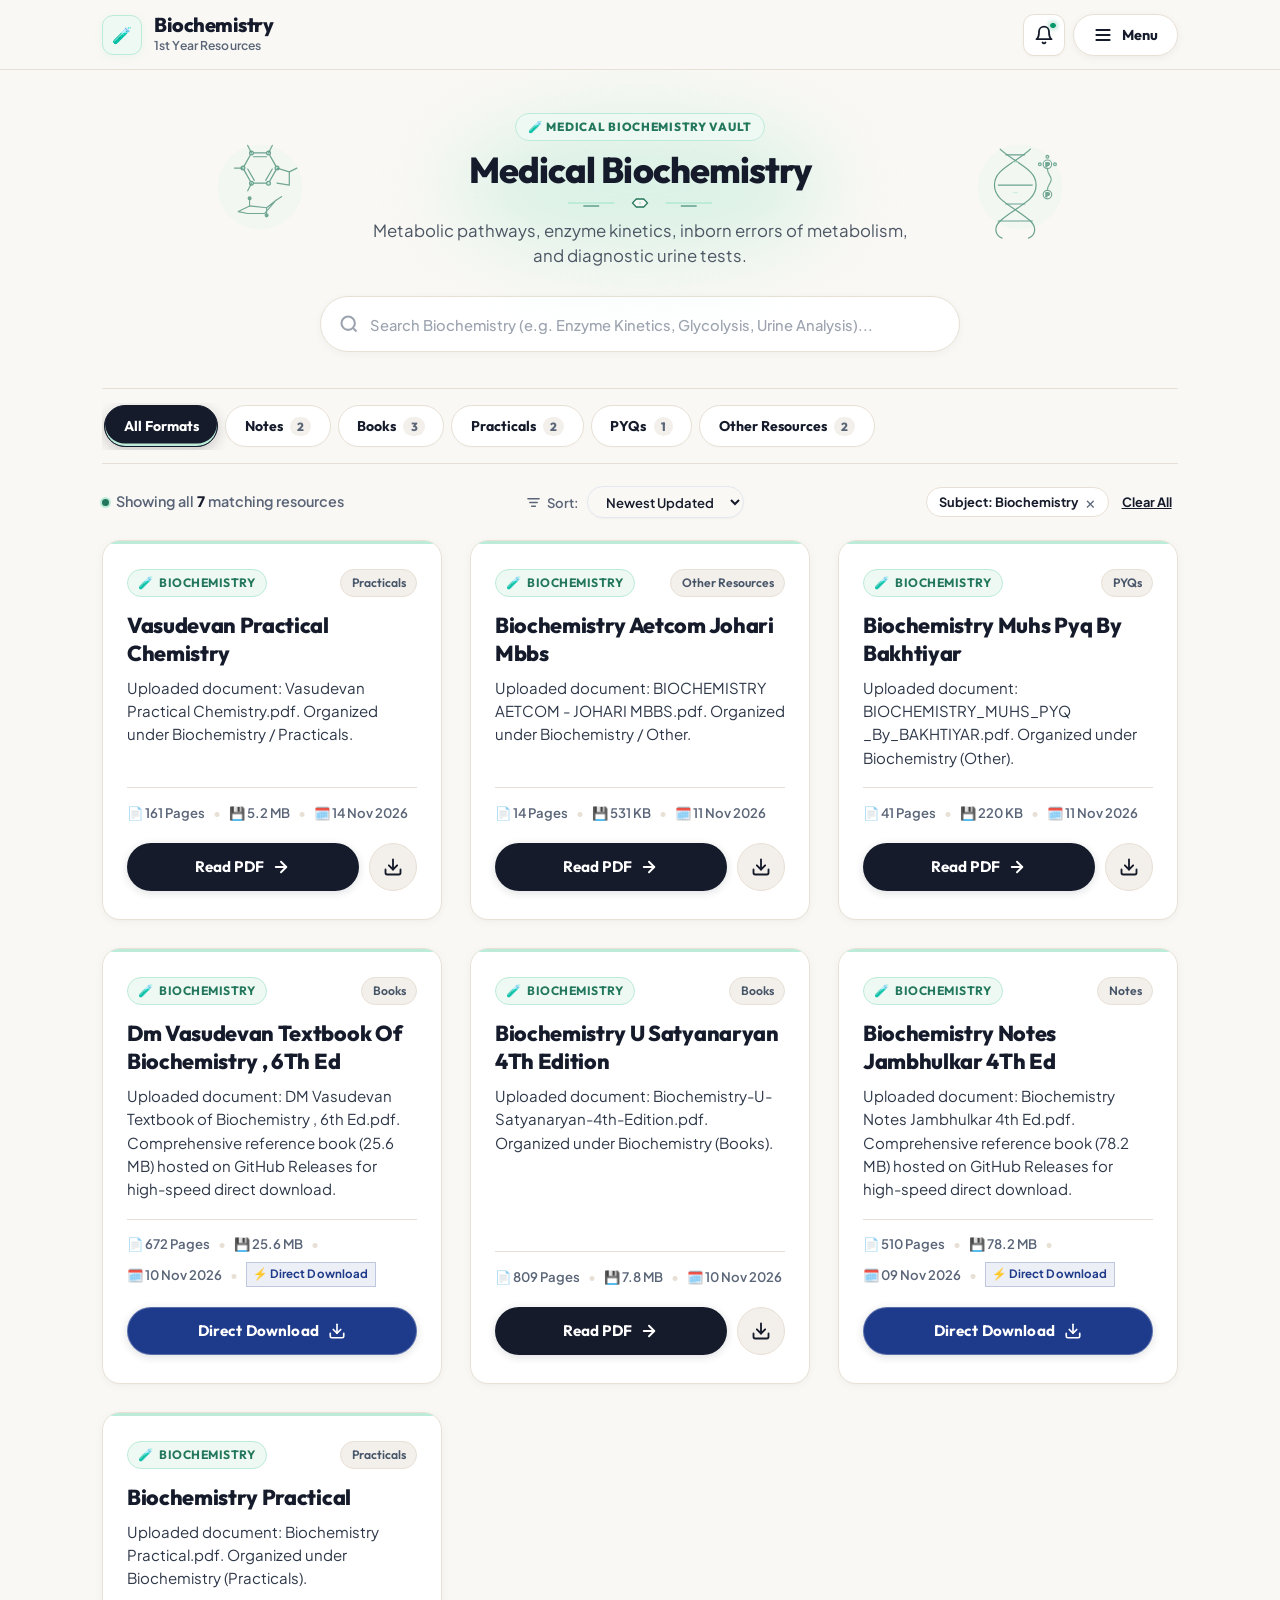
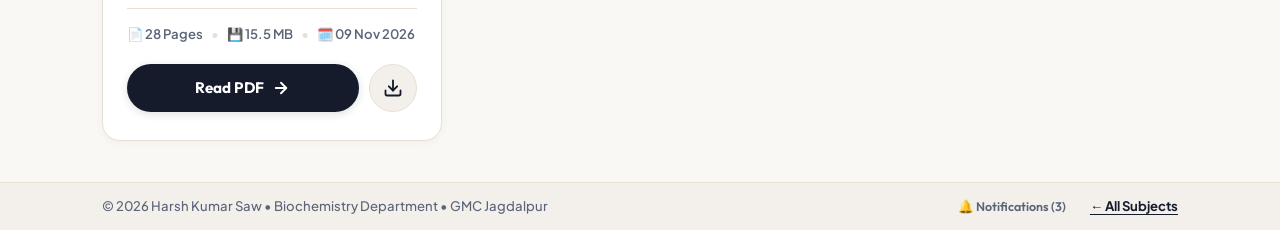
<file: biochemistry.html>
<!DOCTYPE html>
<html lang="en" prefix="og: https://ogp.me/ns#">
<head>
  <!-- Google Tag Manager -->
  <script async src="https://www.googletagmanager.com/gtm.js?id=GTM-PFL9BMBD"></script>
  <script>
    window.dataLayer = window.dataLayer || [];
    function gtag(){dataLayer.push(arguments);}
    gtag('js', new Date());
  </script>
  <!-- End Google Tag Manager -->

  <!-- Analytics Engine (PostHog & GA4) -->
  <script src="js/analytics.min.js?v=1795257600"></script>

  <meta charset="UTF-8">
  <meta name="viewport" content="width=device-width, initial-scale=1.0, maximum-scale=5.0">
  <title>Biochemistry Study Resources – MBBS 1st Year | Harsh's Library (GMC Jagdalpur)</title>
  <meta name="description" content="Free 1st Year MBBS Medical Biochemistry practical workbooks, clinical chemistry lab manuals and metabolic pathway charts for GMC Jagdalpur by Harsh Kumar Saw.">
  <meta name="keywords" content="Harsh Kumar Saw, GMC Jagdalpur Biochemistry, Late Baliram Kashyap Memorial Govt Medical College, BRKM GMC Jagdalpur, MBBS biochemistry notes, medical biochemistry practicals, urine analysis procedure, clinical enzymology, carbohydrate metabolism">
  <meta name="author" content="Harsh Kumar Saw">
  <meta name="robots" content="index, follow, max-snippet:-1, max-image-preview:large, max-video-preview:-1">
  <link rel="canonical" href="https://harshkumarsaw.github.io/mbbs-library/biochemistry.html">
  <link rel="image_src" href="https://harshkumarsaw.github.io/mbbs-library/og-preview.jpg">

  <!-- Open Graph / Facebook / WhatsApp -->
  <meta property="og:site_name" content="Harsh's Library">
  <meta property="og:type" content="website">
  <meta property="og:locale" content="en_IN">
  <meta property="og:title" content="Biochemistry Study Resources – MBBS 1st Year | Harsh's Library (GMC Jagdalpur)">
  <meta property="og:description" content="Free 1st Year MBBS Medical Biochemistry practical workbooks, clinical chemistry lab manuals and metabolic pathway charts for GMC Jagdalpur by Harsh Kumar Saw.">
  <meta property="og:url" content="https://harshkumarsaw.github.io/mbbs-library/biochemistry.html">
  <meta property="og:image" content="https://harshkumarsaw.github.io/mbbs-library/og-preview.jpg">
  <meta property="og:image:secure_url" content="https://harshkumarsaw.github.io/mbbs-library/og-preview.jpg">
  <meta property="og:image:type" content="image/jpeg">
  <meta property="og:image:width" content="1200">
  <meta property="og:image:height" content="630">
  <meta property="og:image:alt" content="Biochemistry MBBS Study Resources – Harsh's Library | GMC Jagdalpur">

  <!-- Twitter Card / Telegram -->
  <meta name="twitter:card" content="summary_large_image">
  <meta name="twitter:title" content="Biochemistry Study Resources – MBBS 1st Year | Harsh's Library (GMC Jagdalpur)">
  <meta name="twitter:description" content="Free 1st Year MBBS Medical Biochemistry practical workbooks, clinical chemistry lab manuals and metabolic pathway charts for GMC Jagdalpur by Harsh Kumar Saw.">
  <meta name="twitter:image" content="https://harshkumarsaw.github.io/mbbs-library/og-preview.jpg">
  <meta name="twitter:image:alt" content="Biochemistry MBBS Study Resources – Harsh's Library | GMC Jagdalpur">

  <!-- Google Search Console Verification -->
  <meta name="google-site-verification" content="VdTj0-3fTNUOFjBLXUwDVGkxHk79wQ0kFXlN_OS7JLQ" />
  <meta name="theme-color" content="#FAF8F4">

  <!-- Structured Data: CollectionPage, MedicalWebPage & Breadcrumbs -->
  <script type="application/ld+json">
  {
    "@context": "https://schema.org",
    "@graph": [
      {
        "@type": "CollectionPage",
        "@id": "https://harshkumarsaw.github.io/mbbs-library/biochemistry.html#webpage",
        "url": "https://harshkumarsaw.github.io/mbbs-library/biochemistry.html",
        "name": "Biochemistry Study Resources – MBBS 1st Year | Harsh's Library (GMC Jagdalpur)",
        "description": "Free 1st Year MBBS Medical Biochemistry practical workbooks, clinical chemistry lab manuals and metabolic pathway charts for Late Baliram Kashyap Memorial Govt. Medical College (GMC Jagdalpur) by Harsh Kumar Saw.",
        "image": "https://harshkumarsaw.github.io/mbbs-library/og-preview.jpg",
        "inLanguage": "en",
        "author": {
          "@type": "Person",
          "name": "Harsh Kumar Saw",
          "url": "https://harshkumarsaw.github.io/mbbs-library/"
        },
        "sourceOrganization": {
          "@type": "EducationalOrganization",
          "name": "Late Baliram Kashyap Memorial Govt. Medical College, Jagdalpur",
          "alternateName": ["Lt. BRKM Govt. Medical College, Jagdalpur", "GMC Jagdalpur", "BRKMGMC Jagdalpur"],
          "address": {
            "@type": "PostalAddress",
            "addressLocality": "Jagdalpur",
            "addressRegion": "Chhattisgarh",
            "addressCountry": "IN"
          }
        },
        "about": {
          "@type": "MedicalSpecialty",
          "name": "Medical Biochemistry"
        },
        "mainEntity": {
          "@type": "ItemList",
          "name": "MBBS Biochemistry Study Resources",
          "numberOfItems": 1,
          "itemListElement": [
            {
              "@type": "ListItem",
              "position": 1,
              "name": "Medical Biochemistry Practical Workbook",
              "description": "Medical Biochemistry laboratory manual: qualitative analysis of abnormal urine constituents, serum chemistry, and clinical tests.",
              "url": "https://cdn.steadylink.io/a/d894b7c2-f8ad-4f63-baab-6548aaabd822"
            }
          ]
        }
      },
      {
        "@type": "BreadcrumbList",
        "@id": "https://harshkumarsaw.github.io/mbbs-library/biochemistry.html#breadcrumb",
        "itemListElement": [
          {
            "@type": "ListItem",
            "position": 1,
            "name": "Home",
            "item": "https://harshkumarsaw.github.io/mbbs-library/"
          },
          {
            "@type": "ListItem",
            "position": 2,
            "name": "Biochemistry",
            "item": "https://harshkumarsaw.github.io/mbbs-library/biochemistry.html"
          }
        ]
      }
    ]
  }
  </script>

  <link rel="preload" href="assets/fonts/outfit.woff2" as="font" type="font/woff2" crossorigin>
  <link rel="preload" href="assets/fonts/plus-jakarta-sans.woff2" as="font" type="font/woff2" crossorigin>
  <link rel="stylesheet" href="css/style.min.css?v=1795803472">
  <!-- Favicon & App Icons -->
  <link rel="icon" type="image/x-icon" href="favicon.ico">
  <link rel="icon" type="image/png" sizes="32x32" href="favicon-32x32.png">
  <link rel="icon" type="image/png" sizes="16x16" href="favicon-16x16.png">
  <link rel="apple-touch-icon" sizes="180x180" href="apple-touch-icon.png">

  <!-- Web App Manifest & Mobile PWA Setup -->
  <link rel="manifest" href="manifest.json">
  <meta name="mobile-web-app-capable" content="yes">
  <meta name="apple-mobile-web-app-capable" content="yes">
  <meta name="apple-mobile-web-app-status-bar-style" content="default">
  <meta name="apple-mobile-web-app-title" content="Harsh's Library">

  <!-- OneSignal Web Push SDK -->
  <script src="https://cdn.onesignal.com/sdks/web/v16/OneSignalSDK.page.js" defer></script>
</head>
<body class="page-biochemistry">
  <!-- Google Tag Manager (noscript) -->
  <noscript><iframe src="https://www.googletagmanager.com/ns.html?id=GTM-PFL9BMBD"
  height="0" width="0" style="display:none;visibility:hidden"></iframe></noscript>
  <!-- End Google Tag Manager (noscript) -->

  <!-- Minimal Sticky Navbar -->
  <header class="navbar" role="banner">
    <div class="container nav-container">
      <a href="index.html" class="brand" aria-label="Harsh's Library Home">
        <div class="brand-emblem brand-emblem-biochemistry" aria-hidden="true">
          <span>🧪</span>
        </div>
        <div class="brand-text">
          <span class="brand-title">Biochemistry</span>
          <span>1st Year Resources</span>
        </div>
      </a>

      <nav role="navigation">
        <ul class="nav-links" id="nav-links">
          <li><a href="index.html" class="nav-link">← All Resources</a></li>
          <li><a href="timetable.html" class="nav-link">📅 Timetable</a></li>
          <li><a href="anatomy.html" class="nav-link">🦴 Anatomy</a></li>
          <li><a href="physiology.html" class="nav-link">🫀 Physiology</a></li>
          <li><a href="biochemistry.html" class="nav-link active">🧪 Biochemistry</a></li>
          <li><button type="button" class="pwa-install-trigger pwa-nav-btn" aria-label="Install App">📲 Install App</button></li>
          <li><button type="button" class="request-nav-btn" id="nav-request-btn" aria-label="Request a PDF resource">
            <svg width="15" height="15" viewBox="0 0 24 24" fill="none" stroke="currentColor" stroke-width="2.2" stroke-linecap="round" stroke-linejoin="round" aria-hidden="true" style="margin-right: 4px; vertical-align: -1px;">
              <path d="M14 2H6a2 2 0 0 0-2 2v16a2 2 0 0 0 2 2h12a2 2 0 0 0 2-2V8z"></path>
              <polyline points="14 2 14 8 20 8"></polyline>
              <line x1="12" y1="18" x2="12" y2="12"></line>
              <line x1="9" y1="15" x2="15" y2="15"></line>
            </svg>
            <span>Request PDF</span>
          </button></li>
        </ul>
      </nav>

      <div style="display: inline-flex; align-items: center; gap: 8px; margin-left: auto;">
        <button type="button" class="push-notify-trigger push-top-bell-btn" id="push-top-bell-btn" aria-label="Notifications" title="Notifications" aria-expanded="false">
          <svg class="bell-svg-icon" width="20" height="20" viewBox="0 0 24 24" fill="none" stroke="currentColor" stroke-width="2.2" stroke-linecap="round" stroke-linejoin="round" aria-hidden="true">
            <path d="M18 8A6 6 0 0 0 6 8c0 7-3 9-3 9h18s-3-2-3-9"></path>
            <path d="M13.73 21a2 2 0 0 1-3.46 0"></path>
          </svg>
          <span class="bell-status-dot" aria-hidden="true"></span>
        </button>
        <button type="button" class="mobile-toggle" id="mobile-toggle" aria-label="Toggle navigation menu" aria-expanded="false">
          <svg width="20" height="20" viewBox="0 0 24 24" fill="none" stroke="currentColor" stroke-width="2.2" stroke-linecap="round" stroke-linejoin="round" aria-hidden="true">
            <line x1="4" y1="6" x2="20" y2="6"></line>
            <line x1="4" y1="12" x2="20" y2="12"></line>
            <line x1="4" y1="18" x2="20" y2="18"></line>
          </svg>
        </button>
      </div>
    </div>
  </header>

  <main>
    <!-- Compact Header: Title & Instant Search -->
    <section class="top-section">
      <div class="container">
        <div class="header-compact subject-header subject-header-biochemistry">
          <!-- Ambient Soft Mint Glow -->
          <div class="subject-header-glow" aria-hidden="true"></div>

          <!-- Left Scientific Line-Art Motif: Hexagonal Molecular Structures & Chemical Bonds -->
          <div class="subject-motif subject-motif-left" aria-hidden="true">
            <svg class="subject-motif-svg" viewBox="0 0 110 120" fill="none" xmlns="http://www.w3.org/2000/svg">
              <circle cx="55" cy="60" r="45" fill="var(--accent-biochem)" fill-opacity="0.15"/>
              <g stroke="var(--biochem-text)" stroke-width="1.3" stroke-linecap="round" stroke-linejoin="round" opacity="0.85">
                <polygon points="46,24 64,24 73,40 64,56 46,56 37,40" fill="none"/>
                <line x1="48" y1="28" x2="62" y2="28" stroke-width="1.2"/>
                <line x1="68" y1="41" x2="61" y2="53" stroke-width="1.2"/>
                <line x1="42" y1="41" x2="49" y2="53" stroke-width="1.2"/>
                <circle cx="46" cy="24" r="2" fill="var(--accent-biochem)"/>
                <circle cx="64" cy="24" r="2" fill="var(--accent-biochem)"/>
                <circle cx="73" cy="40" r="2" fill="var(--accent-biochem)"/>
                <circle cx="64" cy="56" r="2" fill="var(--accent-biochem)"/>
                <circle cx="46" cy="56" r="2" fill="var(--accent-biochem)"/>
                <circle cx="37" cy="40" r="2" fill="var(--accent-biochem)"/>
              </g>
              <g stroke="var(--biochem-text)" stroke-width="1.3" stroke-linecap="round" stroke-linejoin="round" opacity="0.8">
                <path d="M73 40 L86 44 L86 58 L73 56"/>
                <line x1="46" y1="24" x2="42" y2="16"/>
                <line x1="64" y1="24" x2="68" y2="16"/>
                <line x1="86" y1="44" x2="94" y2="40"/>
                <line x1="37" y1="40" x2="28" y2="40"/>
                <line x1="46" y1="56" x2="42" y2="64"/>
                <path d="M32 86 L44 80 L62 82 L72 74 L60 88 L42 88 Z" fill="none" stroke-width="1.2"/>
                <line x1="44" y1="80" x2="44" y2="72" stroke-width="1.1"/>
                <line x1="62" y1="82" x2="62" y2="90" stroke-width="1.1"/>
                <line x1="72" y1="74" x2="78" y2="70" stroke-width="1.1"/>
                <circle cx="44" cy="72" r="1.5" fill="var(--biochem-text)"/>
                <circle cx="62" cy="90" r="1.5" fill="var(--biochem-text)"/>
              </g>
            </svg>
          </div>

          <!-- Right Scientific Line-Art Motif: DNA Double Helix & Triphosphate Bond Cluster -->
          <div class="subject-motif subject-motif-right" aria-hidden="true">
            <svg class="subject-motif-svg" viewBox="0 0 110 120" fill="none" xmlns="http://www.w3.org/2000/svg">
              <circle cx="55" cy="60" r="45" fill="var(--accent-biochem)" fill-opacity="0.15"/>
              <g stroke="var(--biochem-text)" stroke-width="1.3" stroke-linecap="round" stroke-linejoin="round" opacity="0.85">
                <path d="M34 20 C42 28 58 36 66 44 C74 52 74 64 66 72 C58 80 42 88 34 96 C26 104 30 112 36 114" fill="none"/>
                <path d="M66 20 C58 28 42 36 34 44 C26 52 26 64 34 72 C42 80 58 88 66 96 C74 104 70 112 64 114" fill="none"/>
                <line x1="40" y1="26" x2="60" y2="26" stroke-width="1.2"/>
                <line x1="48" y1="34" x2="52" y2="34" stroke-width="1.4" stroke="var(--accent-biochem)"/>
                <line x1="32" y1="58" x2="68" y2="58" stroke-width="1.2"/>
                <line x1="48" y1="66" x2="52" y2="66" stroke-width="1.4" stroke="var(--accent-biochem)"/>
                <line x1="40" y1="78" x2="60" y2="78" stroke-width="1.2"/>
                <line x1="32" y1="96" x2="68" y2="96" stroke-width="1.2"/>
              </g>
              <g stroke="var(--biochem-text)" stroke-width="1.2" stroke-linecap="round" stroke-linejoin="round" opacity="0.8">
                <circle cx="84" cy="36" r="4.5" fill="var(--canvas-bg)"/>
                <text x="84" y="38.5" font-family="system-ui, -apple-system, sans-serif" font-size="6.5" font-weight="800" fill="var(--biochem-text)" text-anchor="middle">P</text>
                <path d="M84 41 C84 46 88 48 88 52 C88 56 84 58 84 63"/>
                <circle cx="84" cy="68" r="4.5" fill="var(--canvas-bg)"/>
                <text x="84" y="70.5" font-family="system-ui, -apple-system, sans-serif" font-size="6.5" font-weight="800" fill="var(--biochem-text)" text-anchor="middle">P</text>
                <circle cx="92" cy="36" r="1.5" fill="var(--accent-biochem)"/>
                <circle cx="76" cy="36" r="1.5" fill="var(--accent-biochem)"/>
                <circle cx="84" cy="28" r="1.5" fill="var(--accent-biochem)"/>
              </g>
            </svg>
          </div>

          <!-- Central Subject Header Content -->
          <div class="subject-header-content">
            <span class="subject-page-tag tag-biochemistry">🧪 Medical Biochemistry Vault</span>
            <h1 class="page-title">Medical Biochemistry</h1>
            <svg class="subject-title-motif" viewBox="0 0 160 12" fill="none" xmlns="http://www.w3.org/2000/svg" aria-hidden="true" preserveAspectRatio="none">
              <path d="M4 6 L52 6" stroke="var(--accent-biochem)" stroke-width="2" stroke-linecap="round"/>
              <line x1="20" y1="9" x2="36" y2="9" stroke="var(--biochem-text)" stroke-width="1.2" stroke-linecap="round"/>
              <polygon points="76,2 84,2 88,6 84,10 76,10 72,6" fill="var(--canvas-bg)" stroke="var(--biochem-text)" stroke-width="1.3"/>
              <circle cx="80" cy="6" r="1.5" fill="var(--accent-biochem)"/>
              <path d="M108 6 L156 6" stroke="var(--accent-biochem)" stroke-width="2" stroke-linecap="round"/>
              <line x1="124" y1="9" x2="140" y2="9" stroke="var(--biochem-text)" stroke-width="1.2" stroke-linecap="round"/>
            </svg>
            <p class="page-subtitle">Metabolic pathways, enzyme kinetics, inborn errors of metabolism, and diagnostic urine tests.</p>
          </div>
        </div>

        <!-- Search Bar -->
        <div class="search-wrapper">
          <form class="search-box" id="search-form" role="search" onsubmit="return false;">
            <span class="search-icon" aria-hidden="true">
              <svg width="20" height="20" viewBox="0 0 24 24" fill="none" stroke="currentColor" stroke-width="2.5">
                <circle cx="11" cy="11" r="8"></circle>
                <line x1="21" y1="21" x2="16.65" y2="16.65"></line>
              </svg>
            </span>
            <input 
              type="search" 
              id="search-input" 
              class="search-input" 
              placeholder="Search Biochemistry (e.g. Enzyme Kinetics, Glycolysis, Urine Analysis)..." 
              aria-label="Search Biochemistry resources"
              autocomplete="off"
            >
            <button type="button" id="search-clear" class="search-clear" aria-label="Clear search">
              <svg width="15" height="15" viewBox="0 0 24 24" fill="none" stroke="currentColor" stroke-width="2.5" stroke-linecap="round" stroke-linejoin="round" aria-hidden="true">
                <line x1="18" y1="6" x2="6" y2="18"></line>
                <line x1="6" y1="6" x2="18" y2="18"></line>
              </svg>
            </button>
          </form>
        </div>
      </div>
    </section>

    <!-- Resources Section (Direct Immediate Focus!) -->
    <section class="resources-section" id="catalog-section" aria-label="Biochemistry study catalog">
      <div class="container">
        <h2 class="sr-only">Medical Biochemistry Curriculum Resources</h2>
        
        <!-- Category Filter Track -->
        <div class="filter-toolbar">
          <div class="filter-row">
            <div class="filter-pills" id="category-filters" role="tablist" aria-label="Filter by category">
              <!-- Populated dynamically via JS -->
            </div>
          </div>
        </div>

        <!-- Results Counter & Active Badges -->
        <div class="results-info-bar">
          <div class="results-count" id="results-count">Showing Biochemistry study documents</div>
          <div class="results-sort-wrap">
            <label for="sort-select" class="sort-label">
              <svg width="15" height="15" viewBox="0 0 24 24" fill="none" stroke="currentColor" stroke-width="2.2" stroke-linecap="round" stroke-linejoin="round" aria-hidden="true">
                <line x1="3" y1="6" x2="21" y2="6"></line>
                <line x1="6" y1="12" x2="18" y2="12"></line>
                <line x1="9" y1="18" x2="15" y2="18"></line>
              </svg>
              <span>Sort:</span>
            </label>
            <select id="sort-select" class="sort-select" aria-label="Sort documents">
              <option value="updated-desc" selected>Newest Updated</option>
              <option value="updated-asc">Oldest Updated</option>
              <option value="title-asc">Title (A to Z)</option>
              <option value="title-desc">Title (Z to A)</option>
            </select>
          </div>
          <div class="active-filters" id="active-filters"></div>
        </div>

        <!-- Cards Grid (Static crawlable HTML for search engine indexing; dynamic client-side filtering via JS) -->
        <div class="resources-grid" id="resources-grid">
          <article class="resource-card subject-biochemistry" data-id="user-bioc-biochemistry_practical-2198" data-subject="biochemistry">
            <div class="card-header">
              <span class="subject-badge biochemistry">
                <span class="subject-badge-icon" aria-hidden="true">🧪</span>
                <span class="subject-badge-name">Biochemistry</span>
              </span>
              <span class="category-badge badge-practicals">Practicals</span>
            </div>
            <h3 class="card-title">Biochemistry Practical</h3>
            <p class="card-desc">Uploaded document: Biochemistry Practical.pdf. Organized under Biochemistry (Practicals).</p>
            <div class="card-meta">
              <span class="meta-item">📄 26 Pages</span>
              <span class="meta-bullet">•</span>
              <span class="meta-item">💾 3.4 MB</span>
              <span class="meta-bullet">•</span>
              <span class="meta-item">🗓️ 07 Nov 2026</span>
            </div>
            <div class="card-actions">
              <button type="button" class="btn-read" data-action="view" data-id="user-bioc-biochemistry_practical-2198" aria-label="Read Biochemistry Practical">
                <span>Read PDF</span>
                <svg width="18" height="18" viewBox="0 0 24 24" fill="none" stroke="currentColor" stroke-width="2.5" stroke-linecap="round" stroke-linejoin="round"><line x1="5" y1="12" x2="19" y2="12"></line><polyline points="12 5 19 12 12 19"></polyline></svg>
              </button>
              <a href="https://github.com/HarshKumarSaw/mbbs-library/releases/download/v1.0.0-assets/Biochemistry_Practical.pdf" data-action="download" data-id="user-bioc-biochemistry_practical-2198" download class="btn-download-action" aria-label="Download Biochemistry Practical" title="Download PDF">
                <svg width="20" height="20" viewBox="0 0 24 24" fill="none" stroke="currentColor" stroke-width="2.2" stroke-linecap="round" stroke-linejoin="round"><path d="M21 15v4a2 2 0 0 1-2 2H5a2 2 0 0 1-2-2v-4"></path><polyline points="7 10 12 15 17 10"></polyline><line x1="12" y1="15" x2="12" y2="3"></line></svg>
              </a>
            </div>
          </article>
        </div>

        <!-- Infinite Scroll / Lazy Load Sentinel & Controls -->
        <div class="grid-lazy-container" id="grid-lazy-container">
          <div class="grid-sentinel" id="grid-sentinel" aria-hidden="true"></div>
          <div class="grid-lazy-loader" id="grid-lazy-loader" style="display: none;">
            <div class="grid-lazy-spinner"></div>
            <span class="grid-lazy-text">Loading more documents...</span>
          </div>
          <button type="button" class="grid-load-more-btn" id="grid-load-more-btn" style="display: none;">
            <span>Load More Documents</span>
            <svg width="18" height="18" viewBox="0 0 24 24" fill="none" stroke="currentColor" stroke-width="2.5" stroke-linecap="round" stroke-linejoin="round"><line x1="12" y1="5" x2="12" y2="19"></line><polyline points="19 12 12 19 5 12"></polyline></svg>
          </button>
        </div>

        <!-- Accessible Noscript Index for Search Engines & Non-JS Browsers -->
        <noscript>
          <div class="noscript-catalog">
            <h2 class="noscript-title">Medical Biochemistry Curriculum Document Index</h2>
            <p>Direct download and study links for search engine crawlers and users without JavaScript enabled:</p>
            <ul>
              <li><a href="https://cdn.steadylink.io/a/d894b7c2-f8ad-4f63-baab-6548aaabd822"><strong>Biochemistry Practical Record (PDF)</strong></a> — 3.4 MB • Clinical urine analysis, enzymology, and laboratory procedures.</li>
            </ul>
          </div>
        </noscript>

      </div>
    </section>
  </main>

  <!-- Request PDF Modal (Bottom-Sheet on Mobile • Centered Modal on Desktop) -->
  <div class="request-modal-overlay" id="request-pdf-modal" role="dialog" aria-modal="true" aria-hidden="true">
    <div class="request-modal-backdrop" id="request-modal-backdrop"></div>
    <div class="request-modal-container">
      <div class="request-sheet-handle" aria-hidden="true"></div>

      <div class="request-modal-header">
        <div class="request-modal-title-wrap">
          <div class="request-modal-icon-badge" aria-hidden="true">
            <svg width="20" height="20" viewBox="0 0 24 24" fill="none" stroke="currentColor" stroke-width="2.2" stroke-linecap="round" stroke-linejoin="round">
              <path d="M14 2H6a2 2 0 0 0-2 2v16a2 2 0 0 0 2 2h12a2 2 0 0 0 2-2V8z"></path>
              <polyline points="14 2 14 8 20 8"></polyline>
              <line x1="12" y1="18" x2="12" y2="12"></line>
              <line x1="9" y1="15" x2="15" y2="15"></line>
            </svg>
          </div>
          <div>
            <h2 class="request-modal-title">Request a Study Resource</h2>
            <p class="request-modal-subtitle">Can't find a note, book, or question bank? Harsh will find and upload it.</p>
          </div>
        </div>
        <button type="button" class="request-modal-close" id="request-modal-close" aria-label="Close request panel">
          <svg width="20" height="20" viewBox="0 0 24 24" fill="none" stroke="currentColor" stroke-width="2" stroke-linecap="round" stroke-linejoin="round" aria-hidden="true">
            <line x1="18" y1="6" x2="6" y2="18"></line>
            <line x1="6" y1="6" x2="18" y2="18"></line>
          </svg>
        </button>
      </div>

      <div id="request-modal-body-wrap">
        <iframe name="request_hidden_iframe" id="request_hidden_iframe" style="display:none;width:0;height:0;border:0;" aria-hidden="true"></iframe>
        <form id="request-pdf-form" action="https://formsubmit.co/harshsaw01@gmail.com" method="POST" target="request_hidden_iframe" class="request-modal-form" novalidate>
          <input type="hidden" name="_captcha" value="false">
          <input type="hidden" name="_template" value="table">
          <input type="hidden" name="_subject" id="request-hidden-subject" value="MBBS Library Resource Request">
          <div class="request-modal-body">
            <!-- Resource Title / Topic (Required) -->
            <div class="request-form-group">
              <label for="request-topic" class="request-form-label">
                Topic or Document Title <span class="required-star" aria-hidden="true">*</span>
              </label>
              <input 
                type="text" 
                id="request-topic" 
                name="topic" 
                class="request-form-input" 
                placeholder="e.g. Krebs Cycle Chart, Clinical Enzymology, or Lipid Metabolism" 
                required
                autocomplete="off"
              >
              <span class="request-field-error" id="request-topic-error">Please enter the topic or document title.</span>
            </div>

            <!-- Two-column row: Subject & Resource Type -->
            <div class="request-form-row">
              <div class="request-form-group">
                <label for="request-subject" class="request-form-label">Subject</label>
                <select id="request-subject" name="subject" class="request-form-select">
                  <option value="anatomy">Anatomy</option>
                  <option value="physiology">Physiology</option>
                  <option value="biochemistry" selected>Biochemistry</option>
                  <option value="community_medicine">Community Medicine</option>
                  <option value="other">Other / General</option>
                </select>
              </div>

              <div class="request-form-group">
                <label for="request-category" class="request-form-label">Resource Type</label>
                <select id="request-category" name="category" class="request-form-select">
                  <option value="notes">Notes / Lecture Slides</option>
                  <option value="book">Textbook / Reference Book</option>
                  <option value="practicals">Practical / Dissection Manual</option>
                  <option value="assignments">Assignment / Case Vignette</option>
                  <option value="sdl">SDL Module</option>
                  <option value="questions">Question Bank / PYQ</option>
                  <option value="other">Other Resource</option>
                </select>
              </div>
            </div>

            <!-- Student Name & Contact (Optional) -->
            <div class="request-form-row">
              <div class="request-form-group">
                <label for="request-name" class="request-form-label">
                  Your Name <span class="optional-tag">(Optional)</span>
                </label>
                <input 
                  type="text" 
                  id="request-name" 
                  name="name" 
                  class="request-form-input" 
                  placeholder="e.g. Subhranshu"
                  autocomplete="name"
                >
              </div>

              <div class="request-form-group">
                <label for="request-contact" class="request-form-label">
                  Contact <span class="optional-tag">(Optional)</span>
                </label>
                <input 
                  type="text" 
                  id="request-contact" 
                  name="contact" 
                  class="request-form-input" 
                  placeholder="WhatsApp or Email (to notify you)"
                >
              </div>
            </div>

            <!-- Additional Details / Instructions -->
            <div class="request-form-group">
              <label for="request-notes" class="request-form-label">
                Additional Details <span class="optional-tag">(Optional)</span>
              </label>
              <textarea 
                id="request-notes" 
                name="notes" 
                class="request-form-textarea" 
                rows="2" 
                placeholder="e.g. Specific author, edition, or upcoming exam date..."
              ></textarea>
            </div>

            <!-- Error Banner -->
            <div class="request-status-banner error" id="request-status-banner" style="display: none;" role="alert"></div>
          </div>

          <div class="request-modal-footer">
            <button type="button" class="btn-request-cancel" id="request-cancel-btn">Cancel</button>
            <button type="submit" class="btn-request-submit" id="request-submit-btn">
              <span class="btn-submit-text">Send Request</span>
              <span class="btn-submit-spinner" id="request-spinner" style="display: none;" aria-hidden="true"></span>
            </button>
          </div>
        </form>

        <!-- Success Confirmation View -->
        <div class="request-success-view" id="request-success-view" style="display: none;">
          <div class="request-success-icon-wrap" aria-hidden="true">
            <svg width="44" height="44" viewBox="0 0 24 24" fill="none" stroke="#10B981" stroke-width="2.5" stroke-linecap="round" stroke-linejoin="round">
              <path d="M22 11.08V12a10 10 0 1 1-5.93-9.14"></path>
              <polyline points="22 4 12 14.01 9 11.01"></polyline>
            </svg>
          </div>
          <h3 class="request-success-title">Request Received!</h3>
          <p class="request-success-desc" id="request-success-msg">
            Your request has been emailed directly to Harsh. We'll search for this resource and notify subscribers once it's uploaded.
          </p>
          <div style="display:flex;gap:10px;flex-wrap:wrap;justify-content:center;margin-top:0.25rem;">
            <button type="button" class="btn-request-done" id="request-done-btn">Back to Library</button>
            <a id="request-direct-mail-btn" href="#" target="_blank" rel="noopener noreferrer" class="btn-request-cancel" style="border:1px solid #CBD5E1;text-decoration:none;display:none;align-items:center;gap:6px;">
              <svg width="14" height="14" viewBox="0 0 24 24" fill="none" stroke="currentColor" stroke-width="2" stroke-linecap="round" stroke-linejoin="round"><path d="M4 4h16c1.1 0 2 .9 2 2v12c0 1.1-.9 2-2 2H4c-1.1 0-2-.9-2-2V6c0-1.1.9-2 2-2z"></path><polyline points="22,6 12,13 2,6"></polyline></svg>
              <span>Email App Fallback</span>
            </a>
          </div>
        </div>
      </div>
    </div>
  </div>

  <!-- Mobile Bottom-Sheet PDF Modal -->
  <div class="modal-overlay" id="pdf-modal" role="dialog" aria-modal="true" aria-hidden="true">
    <div class="modal-container" id="modal-container">
      <div class="modal-sheet-handle-zone" id="modal-sheet-handle-zone" aria-label="Drag down to close">
        <div class="modal-sheet-handle" aria-hidden="true"></div>
      </div>
      <div class="modal-header">
        <div class="modal-title-area">
          <span class="modal-breadcrumb" id="modal-breadcrumb">Biochemistry</span>
          <h2 class="modal-title" id="modal-title">document.pdf</h2>
        </div>
        <div class="modal-actions">
          <a href="#" target="_blank" rel="noopener noreferrer" class="modal-btn" id="modal-newtab-btn" title="Open in dedicated tab">
            <svg width="15" height="15" viewBox="0 0 24 24" fill="none" stroke="currentColor" stroke-width="2.5">
              <path d="M18 13v6a2 2 0 0 1-2 2H5a2 2 0 0 1-2-2V8a2 2 0 0 1 2-2h6"></path>
              <polyline points="15 3 21 3 21 9"></polyline>
              <line x1="10" y1="14" x2="21" y2="3"></line>
            </svg>
            <span>External</span>
          </a>
          <a href="#" download class="modal-btn modal-btn-primary" id="modal-download-btn" title="Download PDF file">
            <svg width="15" height="15" viewBox="0 0 24 24" fill="none" stroke="currentColor" stroke-width="2.5">
              <path d="M21 15v4a2 2 0 0 1-2 2H5a2 2 0 0 1-2-2v-4"></path>
              <polyline points="7 10 12 15 17 10"></polyline>
              <line x1="12" y1="15" x2="12" y2="3"></line>
            </svg>
            <span>Save</span>
          </a>
          <button type="button" class="modal-close" id="modal-close-btn" aria-label="Close document viewer">✕</button>
        </div>
      </div>

      <!-- PDF Navigation & Controls Toolbar -->
      <div class="pdf-toolbar" id="pdf-toolbar">
        <div class="pdf-toolbar-group pdf-nav-group">
          <button type="button" class="pdf-tool-btn" id="pdf-prev-btn" aria-label="Previous Page" title="Previous page (Left Arrow)">
            <svg width="16" height="16" viewBox="0 0 24 24" fill="none" stroke="currentColor" stroke-width="2.5" stroke-linecap="round" stroke-linejoin="round">
              <polyline points="15 18 9 12 15 6"></polyline>
            </svg>
          </button>
          <div class="pdf-page-display">
            <span class="pdf-page-label">Page</span>
            <input type="number" id="pdf-page-input" class="pdf-page-input" min="1" value="1" aria-label="Page number">
            <span class="pdf-page-slash">/</span>
            <span id="pdf-total-pages">-</span>
          </div>
          <button type="button" class="pdf-tool-btn" id="pdf-next-btn" aria-label="Next Page" title="Next page (Right Arrow)">
            <svg width="16" height="16" viewBox="0 0 24 24" fill="none" stroke="currentColor" stroke-width="2.5" stroke-linecap="round" stroke-linejoin="round">
              <polyline points="9 18 15 12 9 6"></polyline>
            </svg>
          </button>
        </div>

        <div class="pdf-toolbar-group pdf-zoom-group">
          <button type="button" class="pdf-tool-btn pdf-btn-mode" id="pdf-mode-toggle-btn" aria-label="Switch to Scroll Page Mode" title="Switch to Scroll Page Mode">
            <span id="pdf-mode-icon">
              <svg width="15" height="15" viewBox="0 0 24 24" fill="none" stroke="currentColor" stroke-width="2.2" stroke-linecap="round" stroke-linejoin="round">
                <path d="M12 3v18M8 7l4-4 4 4M8 17l4 4 4-4"/>
              </svg>
            </span>
            <span class="pdf-mode-label" id="pdf-mode-label">Scroll</span>
          </button>
          <button type="button" class="pdf-tool-btn" id="pdf-zoom-out-btn" aria-label="Zoom out" title="Zoom out (-)">
            <svg width="15" height="15" viewBox="0 0 24 24" fill="none" stroke="currentColor" stroke-width="2.5" stroke-linecap="round">
              <line x1="5" y1="12" x2="19" y2="12"></line>
            </svg>
          </button>
          <button type="button" class="pdf-tool-btn pdf-btn-fit" id="pdf-zoom-fit-btn" aria-label="Fit to width" title="Fit to width">Fit</button>
          <button type="button" class="pdf-tool-btn" id="pdf-zoom-in-btn" aria-label="Zoom in" title="Zoom in (+)">
            <svg width="15" height="15" viewBox="0 0 24 24" fill="none" stroke="currentColor" stroke-width="2.5" stroke-linecap="round">
              <line x1="12" y1="5" x2="12" y2="19"></line>
              <line x1="5" y1="12" x2="19" y2="12"></line>
            </svg>
          </button>
          <span class="pdf-scale-indicator" id="pdf-scale-indicator">100%</span>
        </div>
      </div>

      <div class="modal-body" id="modal-body">
        <div class="pdf-loading-overlay" id="pdf-loading-overlay">
          <div class="pdf-spinner"></div>
          <div class="pdf-loading-text" id="pdf-loading-text">Rendering...</div>
          <div class="pdf-progress-track">
            <div class="pdf-progress-bar" id="pdf-progress-bar"></div>
          </div>
        </div>

        <div class="pdf-error-overlay" id="pdf-error-overlay" style="display: none;">
          <p class="pdf-error-message">Unable to render PDF inline.</p>
          <a href="#" target="_blank" rel="noopener noreferrer" class="modal-btn modal-btn-primary" id="pdf-error-open-btn">Open in External Tab</a>
        </div>

        <div class="pdf-viewer-container mode-embedded" id="pdf-viewer-container" tabindex="0">
          <button type="button" class="pdf-floating-nav pdf-float-prev" id="pdf-float-prev-btn" style="display: none;" aria-label="Previous Page" title="Previous Page (Left Arrow / Swipe Right)">
            <svg width="20" height="20" viewBox="0 0 24 24" fill="none" stroke="currentColor" stroke-width="2.5" stroke-linecap="round" stroke-linejoin="round"><polyline points="15 18 9 12 15 6"></polyline></svg>
          </button>
          <button type="button" class="pdf-floating-nav pdf-float-next" id="pdf-float-next-btn" style="display: none;" aria-label="Next Page" title="Next Page (Right Arrow / Swipe Left)">
            <svg width="20" height="20" viewBox="0 0 24 24" fill="none" stroke="currentColor" stroke-width="2.5" stroke-linecap="round" stroke-linejoin="round"><polyline points="9 18 15 12 9 6"></polyline></svg>
          </button>
          <div class="pdf-single-page-view" id="pdf-single-page-view" style="display: none;">
            <canvas id="pdf-canvas" class="pdf-canvas"></canvas>
          </div>
          <div class="pdf-pages-stack" id="pdf-pages-stack" style="display: none;"></div>
          <iframe id="pdf-embedded-frame" class="pdf-embedded-frame" allowfullscreen="true" allow="fullscreen" title="Document Viewer"></iframe>
          <div class="pdf-reader-card-container" id="pdf-reader-card-container" style="display: none;"></div>
        </div>
      </div>
    </div>
  </div>

  <!-- Minimal Clean Footer -->
  <footer class="footer">
    <div class="container footer-content">
      <p>© 2026 Harsh Kumar Saw • Biochemistry Department • GMC Jagdalpur</p>
      <div style="display: flex; align-items: center; gap: 14px;">
        <button type="button" class="push-notify-trigger push-footer-btn" aria-label="Study Alerts">🔔 Get Alerts</button>
        <button type="button" class="pwa-install-trigger pwa-footer-btn" aria-label="Install App">📲 Install App</button>
        <a href="index.html" class="footer-link">← All Subjects</a>
      </div>
    </div>
  </footer>

  <!-- Floating PWA Install Banner -->
  <aside class="pwa-install-banner" id="pwa-install-banner" aria-label="Install Application" role="complementary">
    <div class="pwa-banner-left">
      <img src="assets/icons/icon-192x192.png" alt="App Icon" class="pwa-banner-icon-img" width="40" height="40">
      <div class="pwa-banner-text">
        <span class="pwa-banner-title">Harsh's Library App</span>
        <span class="pwa-banner-sub">Fast, offline MBBS study vault</span>
      </div>
    </div>
    <div class="pwa-banner-actions">
      <button type="button" class="pwa-banner-action-btn" id="pwa-banner-action">Install</button>
      <button type="button" class="pwa-banner-dismiss-btn" id="pwa-banner-dismiss" aria-label="Dismiss">&times;</button>
    </div>
  </aside>

  <script src="js/data.js?v=1795803472"></script>
  <script src="js/app.min.js?v=1795803472"></script>
  <script src="js/pwa.js" defer></script>
  <script src="js/push.js?v=1794463000" defer></script>
</body>
</html>
</file>
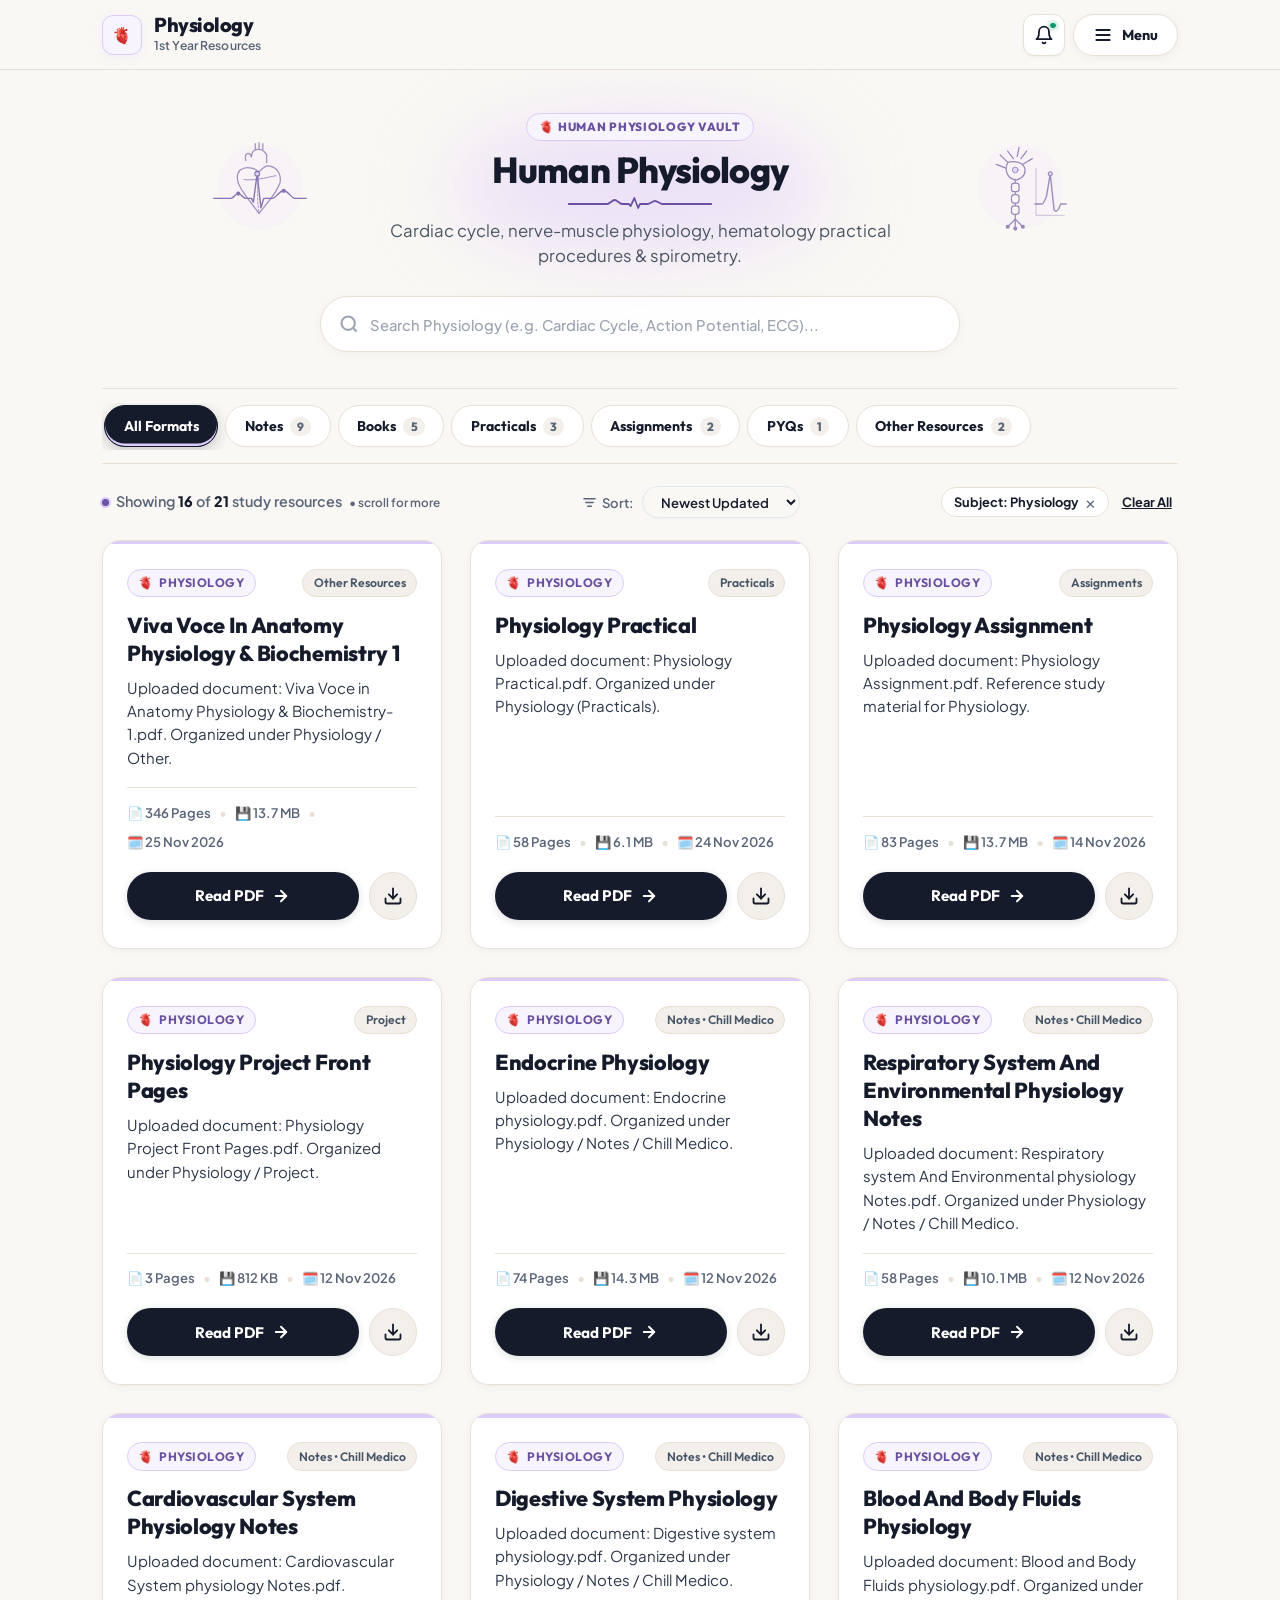
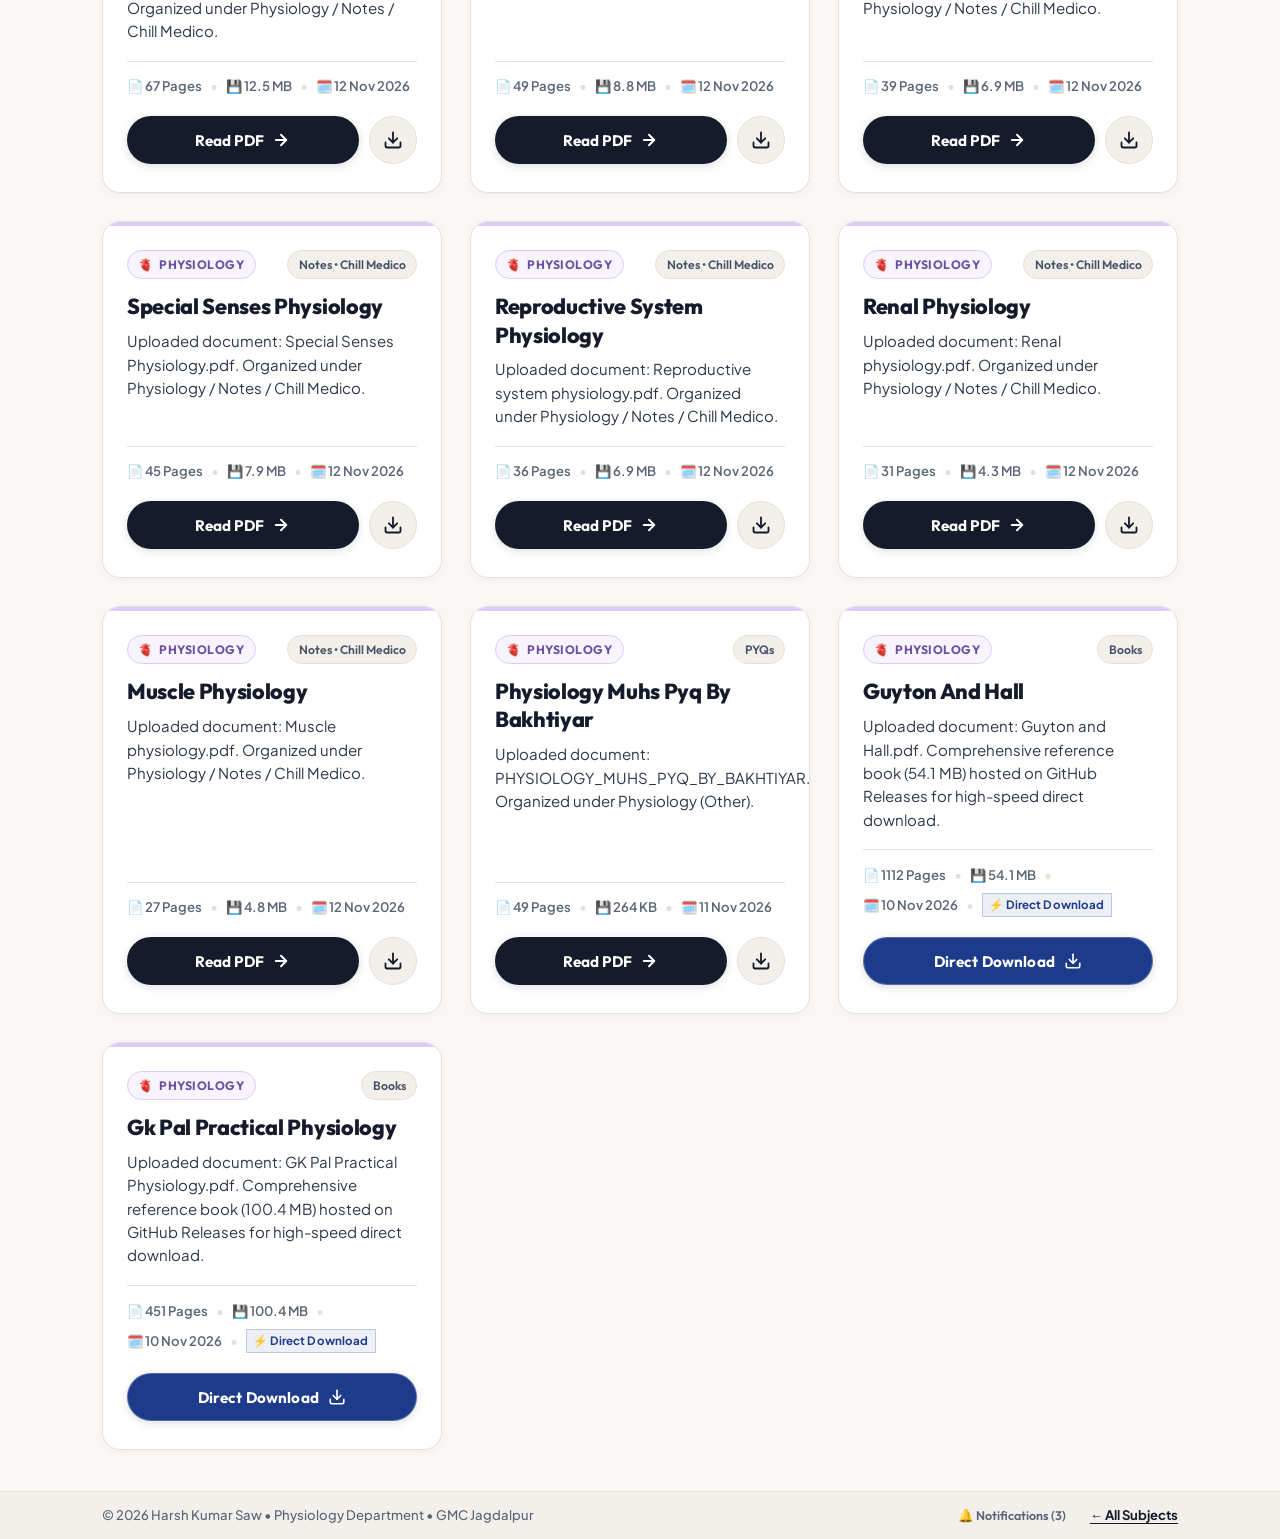
<file: physiology.html>
<!DOCTYPE html>
<html lang="en" prefix="og: https://ogp.me/ns#">
<head>
  <!-- Google Tag Manager -->
  <script async src="https://www.googletagmanager.com/gtm.js?id=GTM-PFL9BMBD"></script>
  <script>
    window.dataLayer = window.dataLayer || [];
    function gtag(){dataLayer.push(arguments);}
    gtag('js', new Date());
  </script>
  <!-- End Google Tag Manager -->

  <!-- Analytics Engine (PostHog & GA4) -->
  <script src="js/analytics.min.js?v=1795257600"></script>

  <meta charset="UTF-8">
  <meta name="viewport" content="width=device-width, initial-scale=1.0, maximum-scale=5.0">
  <title>Physiology Study Resources – MBBS 1st Year | Harsh's Library (GMC Jagdalpur)</title>
  <meta name="description" content="Free 1st Year MBBS Human Physiology notes, AK Jain practical manuals, hematology lab records and clinical assignments for GMC Jagdalpur by Harsh Kumar Saw.">
  <meta name="keywords" content="Harsh Kumar Saw, GMC Jagdalpur Physiology, Late Baliram Kashyap Memorial Govt Medical College, BRKM GMC Jagdalpur, MBBS physiology notes, human physiology practical record, AK Jain practical manual, hematology experiments, cardiovascular physiology">
  <meta name="author" content="Harsh Kumar Saw">
  <meta name="robots" content="index, follow, max-snippet:-1, max-image-preview:large, max-video-preview:-1">
  <link rel="canonical" href="https://harshkumarsaw.github.io/mbbs-library/physiology.html">
  <link rel="image_src" href="https://harshkumarsaw.github.io/mbbs-library/og-preview.jpg">

  <!-- Open Graph / Facebook / WhatsApp -->
  <meta property="og:site_name" content="Harsh's Library">
  <meta property="og:type" content="website">
  <meta property="og:locale" content="en_IN">
  <meta property="og:title" content="Physiology Study Resources – MBBS 1st Year | Harsh's Library (GMC Jagdalpur)">
  <meta property="og:description" content="Free 1st Year MBBS Human Physiology notes, AK Jain practical manuals, hematology lab records and clinical assignments for GMC Jagdalpur by Harsh Kumar Saw.">
  <meta property="og:url" content="https://harshkumarsaw.github.io/mbbs-library/physiology.html">
  <meta property="og:image" content="https://harshkumarsaw.github.io/mbbs-library/og-preview.jpg">
  <meta property="og:image:secure_url" content="https://harshkumarsaw.github.io/mbbs-library/og-preview.jpg">
  <meta property="og:image:type" content="image/jpeg">
  <meta property="og:image:width" content="1200">
  <meta property="og:image:height" content="630">
  <meta property="og:image:alt" content="Physiology MBBS Study Resources – Harsh's Library | GMC Jagdalpur">

  <!-- Twitter Card / Telegram -->
  <meta name="twitter:card" content="summary_large_image">
  <meta name="twitter:title" content="Physiology Study Resources – MBBS 1st Year | Harsh's Library (GMC Jagdalpur)">
  <meta name="twitter:description" content="Free 1st Year MBBS Human Physiology notes, AK Jain practical manuals, hematology lab records and clinical assignments for GMC Jagdalpur by Harsh Kumar Saw.">
  <meta name="twitter:image" content="https://harshkumarsaw.github.io/mbbs-library/og-preview.jpg">
  <meta name="twitter:image:alt" content="Physiology MBBS Study Resources – Harsh's Library | GMC Jagdalpur">

  <!-- Google Search Console Verification -->
  <meta name="google-site-verification" content="VdTj0-3fTNUOFjBLXUwDVGkxHk79wQ0kFXlN_OS7JLQ" />
  <meta name="theme-color" content="#FAF8F4">

  <!-- Structured Data: CollectionPage, MedicalWebPage & Breadcrumbs -->
  <script type="application/ld+json">
  {
    "@context": "https://schema.org",
    "@graph": [
      {
        "@type": "CollectionPage",
        "@id": "https://harshkumarsaw.github.io/mbbs-library/physiology.html#webpage",
        "url": "https://harshkumarsaw.github.io/mbbs-library/physiology.html",
        "name": "Physiology Study Resources – MBBS 1st Year | Harsh's Library (GMC Jagdalpur)",
        "description": "Free 1st Year MBBS Human Physiology notes, AK Jain practical manuals, hematology lab records and clinical assignments for Late Baliram Kashyap Memorial Govt. Medical College (GMC Jagdalpur) by Harsh Kumar Saw.",
        "image": "https://harshkumarsaw.github.io/mbbs-library/og-preview.jpg",
        "inLanguage": "en",
        "author": {
          "@type": "Person",
          "name": "Harsh Kumar Saw",
          "url": "https://harshkumarsaw.github.io/mbbs-library/"
        },
        "sourceOrganization": {
          "@type": "EducationalOrganization",
          "name": "Late Baliram Kashyap Memorial Govt. Medical College, Jagdalpur",
          "alternateName": ["Lt. BRKM Govt. Medical College, Jagdalpur", "GMC Jagdalpur", "BRKMGMC Jagdalpur"],
          "address": {
            "@type": "PostalAddress",
            "addressLocality": "Jagdalpur",
            "addressRegion": "Chhattisgarh",
            "addressCountry": "IN"
          }
        },
        "about": {
          "@type": "MedicalSpecialty",
          "name": "Human Physiology"
        },
        "mainEntity": {
          "@type": "ItemList",
          "name": "MBBS Physiology Study Resources",
          "numberOfItems": 4,
          "itemListElement": [
            {
              "@type": "ListItem",
              "position": 1,
              "name": "Physiology Homework Assignments",
              "description": "Human Physiology homework assignments and clinical case studies covering homeostatic mechanisms and reflexes.",
              "url": "https://cdn.steadylink.io/a/ba1cfd7a-6008-49c5-aa78-081c440130b7"
            },
            {
              "@type": "ListItem",
              "position": 2,
              "name": "Physiology Clinical Project Manual",
              "description": "MBBS Physiology project report on cardiovascular regulation, respiratory mechanics, and autonomic reflexes.",
              "url": "https://cdn.steadylink.io/a/bb2f5834-ee25-4518-a0f8-e5cd111e87ca"
            },
            {
              "@type": "ListItem",
              "position": 3,
              "name": "Physiology Practical Workbook",
              "description": "Complete Human Physiology clinical practical workbook: hematology experiments (RBC/WBC, ESR), ECG, and spirometry.",
              "url": "https://cdn.steadylink.io/a/3aa9201d-5f23-40b6-9389-01c13efa1899"
            },
            {
              "@type": "ListItem",
              "position": 4,
              "name": "Physiology Clinical Assignment Problem Sets",
              "description": "Curated 1st Year MBBS Physiology assignment questions, systemic physiology review, and CBME competency case studies.",
              "url": "https://cdn.steadylink.io/a/9ae47c72-150c-4fe3-b959-10b36adcea1b"
            }
          ]
        }
      },
      {
        "@type": "BreadcrumbList",
        "@id": "https://harshkumarsaw.github.io/mbbs-library/physiology.html#breadcrumb",
        "itemListElement": [
          {
            "@type": "ListItem",
            "position": 1,
            "name": "Home",
            "item": "https://harshkumarsaw.github.io/mbbs-library/"
          },
          {
            "@type": "ListItem",
            "position": 2,
            "name": "Physiology",
            "item": "https://harshkumarsaw.github.io/mbbs-library/physiology.html"
          }
        ]
      }
    ]
  }
  </script>

  <link rel="preload" href="assets/fonts/outfit.woff2" as="font" type="font/woff2" crossorigin>
  <link rel="preload" href="assets/fonts/plus-jakarta-sans.woff2" as="font" type="font/woff2" crossorigin>
  <link rel="stylesheet" href="css/style.min.css?v=1795803472">
  <!-- Favicon & App Icons -->
  <link rel="icon" type="image/x-icon" href="favicon.ico">
  <link rel="icon" type="image/png" sizes="32x32" href="favicon-32x32.png">
  <link rel="icon" type="image/png" sizes="16x16" href="favicon-16x16.png">
  <link rel="apple-touch-icon" sizes="180x180" href="apple-touch-icon.png">

  <!-- Web App Manifest & Mobile PWA Setup -->
  <link rel="manifest" href="manifest.json">
  <meta name="mobile-web-app-capable" content="yes">
  <meta name="apple-mobile-web-app-capable" content="yes">
  <meta name="apple-mobile-web-app-status-bar-style" content="default">
  <meta name="apple-mobile-web-app-title" content="Harsh's Library">

  <!-- OneSignal Web Push SDK -->
  <script src="https://cdn.onesignal.com/sdks/web/v16/OneSignalSDK.page.js" defer></script>
</head>
<body class="page-physiology">
  <!-- Google Tag Manager (noscript) -->
  <noscript><iframe src="https://www.googletagmanager.com/ns.html?id=GTM-PFL9BMBD"
  height="0" width="0" style="display:none;visibility:hidden"></iframe></noscript>
  <!-- End Google Tag Manager (noscript) -->

  <!-- Minimal Sticky Navbar -->
  <header class="navbar" role="banner">
    <div class="container nav-container">
      <a href="index.html" class="brand" aria-label="Harsh's Library Home">
        <div class="brand-emblem brand-emblem-physiology" aria-hidden="true">
          <span>🫀</span>
        </div>
        <div class="brand-text">
          <span class="brand-title">Physiology</span>
          <span>1st Year Resources</span>
        </div>
      </a>

      <nav role="navigation">
        <ul class="nav-links" id="nav-links">
          <li><a href="index.html" class="nav-link">← All Resources</a></li>
          <li><a href="timetable.html" class="nav-link">📅 Timetable</a></li>
          <li><a href="anatomy.html" class="nav-link">🦴 Anatomy</a></li>
          <li><a href="physiology.html" class="nav-link active">🫀 Physiology</a></li>
          <li><a href="biochemistry.html" class="nav-link">🧪 Biochemistry</a></li>
          <li><button type="button" class="pwa-install-trigger pwa-nav-btn" aria-label="Install App">📲 Install App</button></li>
          <li><button type="button" class="request-nav-btn" id="nav-request-btn" aria-label="Request a PDF resource">
            <svg width="15" height="15" viewBox="0 0 24 24" fill="none" stroke="currentColor" stroke-width="2.2" stroke-linecap="round" stroke-linejoin="round" aria-hidden="true" style="margin-right: 4px; vertical-align: -1px;">
              <path d="M14 2H6a2 2 0 0 0-2 2v16a2 2 0 0 0 2 2h12a2 2 0 0 0 2-2V8z"></path>
              <polyline points="14 2 14 8 20 8"></polyline>
              <line x1="12" y1="18" x2="12" y2="12"></line>
              <line x1="9" y1="15" x2="15" y2="15"></line>
            </svg>
            <span>Request PDF</span>
          </button></li>
        </ul>
      </nav>

      <div style="display: inline-flex; align-items: center; gap: 8px; margin-left: auto;">
        <button type="button" class="push-notify-trigger push-top-bell-btn" id="push-top-bell-btn" aria-label="Notifications" title="Notifications" aria-expanded="false">
          <svg class="bell-svg-icon" width="20" height="20" viewBox="0 0 24 24" fill="none" stroke="currentColor" stroke-width="2.2" stroke-linecap="round" stroke-linejoin="round" aria-hidden="true">
            <path d="M18 8A6 6 0 0 0 6 8c0 7-3 9-3 9h18s-3-2-3-9"></path>
            <path d="M13.73 21a2 2 0 0 1-3.46 0"></path>
          </svg>
          <span class="bell-status-dot" aria-hidden="true"></span>
        </button>
        <button type="button" class="mobile-toggle" id="mobile-toggle" aria-label="Toggle navigation menu" aria-expanded="false">
          <svg width="20" height="20" viewBox="0 0 24 24" fill="none" stroke="currentColor" stroke-width="2.2" stroke-linecap="round" stroke-linejoin="round" aria-hidden="true">
            <line x1="4" y1="6" x2="20" y2="6"></line>
            <line x1="4" y1="12" x2="20" y2="12"></line>
            <line x1="4" y1="18" x2="20" y2="18"></line>
          </svg>
        </button>
      </div>
    </div>
  </header>

  <main>
    <!-- Compact Header: Title & Instant Search -->
    <section class="top-section">
      <div class="container">
        <div class="header-compact subject-header subject-header-physiology">
          <!-- Ambient Soft Lavender Glow -->
          <div class="subject-header-glow" aria-hidden="true"></div>

          <!-- Left Scientific Line-Art Motif: Cardiac Silhouette & Sinus Rhythm ECG -->
          <div class="subject-motif subject-motif-left" aria-hidden="true">
            <svg class="subject-motif-svg" viewBox="0 0 110 120" fill="none" xmlns="http://www.w3.org/2000/svg">
              <circle cx="55" cy="60" r="45" fill="var(--accent-physiology)" fill-opacity="0.15"/>
              <g stroke="var(--physiology-text)" stroke-width="1.3" stroke-linecap="round" stroke-linejoin="round" opacity="0.8">
                <path d="M46 28 C46 18 58 18 62 26 L62 34"/>
                <path d="M50 20 L50 14 M54 19 L54 13 M58 20 L58 14"/>
                <path d="M40 32 C38 24 44 22 46 28"/>
                <path d="M34 42 C30 46 30 54 34 60 C38 68 50 82 54 88 C58 82 72 68 76 56 C78 48 74 40 66 38 C60 36 56 42 54 44 C52 42 42 36 34 42 Z"/>
                <path d="M54 44 C53 54 51 68 54 88" stroke-dasharray="2 2" stroke-width="1"/>
                <path d="M38 52 C46 54 62 50 72 48" stroke-width="1"/>
              </g>
              <g stroke="var(--physiology-text)" stroke-width="1.5" stroke-linecap="round" stroke-linejoin="round">
                <path d="M6 72 L24 72 C27 72 29 67 32 67 C35 67 37 72 40 72 L46 72 L48 76 L52 46 L56 82 L59 72 L68 72 C72 72 75 64 80 64 C85 64 88 72 92 72 L104 72"/>
                <circle cx="52" cy="46" r="2.5" fill="var(--accent-physiology)" stroke="var(--physiology-text)" stroke-width="1.2"/>
                <circle cx="32" cy="67" r="1.5" fill="var(--physiology-text)"/>
                <circle cx="80" cy="64" r="1.5" fill="var(--physiology-text)"/>
              </g>
            </svg>
          </div>

          <!-- Right Scientific Line-Art Motif: Multipolar Neuron & Action Potential Waveform -->
          <div class="subject-motif subject-motif-right" aria-hidden="true">
            <svg class="subject-motif-svg" viewBox="0 0 110 120" fill="none" xmlns="http://www.w3.org/2000/svg">
              <circle cx="55" cy="60" r="45" fill="var(--accent-physiology)" fill-opacity="0.15"/>
              <g stroke="var(--physiology-text)" stroke-width="1.3" stroke-linecap="round" stroke-linejoin="round" opacity="0.85">
                <path d="M42 22 L48 30 M34 26 L42 34 M30 36 L40 40 M54 18 L52 28 M62 22 L56 30 M68 30 L58 36"/>
                <path d="M42 34 C38 42 42 50 48 52 C54 54 62 48 60 40 C58 34 50 32 42 34 Z"/>
                <circle cx="50" cy="42" r="3" fill="var(--accent-physiology)" stroke="var(--physiology-text)" stroke-width="1"/>
                <path d="M50 52 L50 94"/>
                <rect x="46" y="56" width="8" height="9" rx="3" fill="var(--canvas-bg)"/>
                <rect x="46" y="68" width="8" height="9" rx="3" fill="var(--canvas-bg)"/>
                <rect x="46" y="80" width="8" height="9" rx="3" fill="var(--canvas-bg)"/>
                <path d="M50 94 L42 102 M50 94 L50 104 M50 94 L58 102"/>
                <circle cx="42" cy="102" r="1.5" fill="var(--physiology-text)"/>
                <circle cx="50" cy="104" r="1.5" fill="var(--physiology-text)"/>
                <circle cx="58" cy="102" r="1.5" fill="var(--physiology-text)"/>
              </g>
              <g stroke="var(--physiology-text)" stroke-width="1.3" stroke-linecap="round" stroke-linejoin="round" opacity="0.8">
                <path d="M72 40 L72 90 L102 90" stroke-width="1" opacity="0.5"/>
                <path d="M72 78 L78 78 C80 78 81 74 83 70 L87 46 L91 84 C93 88 96 84 98 78 L104 78" stroke-width="1.5"/>
                <circle cx="87" cy="46" r="2" fill="var(--accent-physiology)"/>
                <path d="M70 78 L74 78" stroke-width="1"/>
              </g>
            </svg>
          </div>

          <!-- Central Subject Header Content -->
          <div class="subject-header-content">
            <span class="subject-page-tag tag-physiology">🫀 Human Physiology Vault</span>
            <h1 class="page-title">Human Physiology</h1>
            <svg class="subject-title-motif" viewBox="0 0 160 12" fill="none" xmlns="http://www.w3.org/2000/svg" aria-hidden="true" preserveAspectRatio="none">
              <path d="M4 7 L45 7 C48 7 50 3 53 3 C56 3 58 7 61 7 L68 7 L70 9 L74 1 L78 11 L80 7 L88 7 C91 7 93 4 96 4 C99 4 101 7 104 7 L156 7" stroke="var(--physiology-text)" stroke-width="1.8" stroke-linecap="round" stroke-linejoin="round"/>
            </svg>
            <p class="page-subtitle">Cardiac cycle, nerve-muscle physiology, hematology practical procedures & spirometry.</p>
          </div>
        </div>

        <!-- Search Bar -->
        <div class="search-wrapper">
          <form class="search-box" id="search-form" role="search" onsubmit="return false;">
            <span class="search-icon" aria-hidden="true">
              <svg width="20" height="20" viewBox="0 0 24 24" fill="none" stroke="currentColor" stroke-width="2.5">
                <circle cx="11" cy="11" r="8"></circle>
                <line x1="21" y1="21" x2="16.65" y2="16.65"></line>
              </svg>
            </span>
            <input 
              type="search" 
              id="search-input" 
              class="search-input" 
              placeholder="Search Physiology (e.g. Cardiac Cycle, Action Potential, ECG)..." 
              aria-label="Search Physiology resources"
              autocomplete="off"
            >
            <button type="button" id="search-clear" class="search-clear" aria-label="Clear search">
              <svg width="15" height="15" viewBox="0 0 24 24" fill="none" stroke="currentColor" stroke-width="2.5" stroke-linecap="round" stroke-linejoin="round" aria-hidden="true">
                <line x1="18" y1="6" x2="6" y2="18"></line>
                <line x1="6" y1="6" x2="18" y2="18"></line>
              </svg>
            </button>
          </form>
        </div>
      </div>
    </section>

    <!-- Resources Section (Direct Immediate Focus!) -->
    <section class="resources-section" id="catalog-section" aria-label="Physiology study catalog">
      <div class="container">
        <h2 class="sr-only">Human Physiology Curriculum Resources</h2>
        
        <!-- Category Filter Track -->
        <div class="filter-toolbar">
          <div class="filter-row">
            <div class="filter-pills" id="category-filters" role="tablist" aria-label="Filter by category">
              <!-- Populated dynamically via JS -->
            </div>
          </div>
        </div>

        <!-- Results Counter & Active Badges -->
        <div class="results-info-bar">
          <div class="results-count" id="results-count">Showing Physiology study documents</div>
          <div class="results-sort-wrap">
            <label for="sort-select" class="sort-label">
              <svg width="15" height="15" viewBox="0 0 24 24" fill="none" stroke="currentColor" stroke-width="2.2" stroke-linecap="round" stroke-linejoin="round" aria-hidden="true">
                <line x1="3" y1="6" x2="21" y2="6"></line>
                <line x1="6" y1="12" x2="18" y2="12"></line>
                <line x1="9" y1="18" x2="15" y2="18"></line>
              </svg>
              <span>Sort:</span>
            </label>
            <select id="sort-select" class="sort-select" aria-label="Sort documents">
              <option value="updated-desc" selected>Newest Updated</option>
              <option value="updated-asc">Oldest Updated</option>
              <option value="title-asc">Title (A to Z)</option>
              <option value="title-desc">Title (Z to A)</option>
            </select>
          </div>
          <div class="active-filters" id="active-filters"></div>
        </div>

        <!-- Cards Grid (Static crawlable HTML for search engine indexing; dynamic client-side filtering via JS) -->
        <div class="resources-grid" id="resources-grid">
          <article class="resource-card subject-physiology" data-id="user-phys-physiology_homework-3183" data-subject="physiology">
            <div class="card-header">
              <span class="subject-badge physiology">
                <span class="subject-badge-icon" aria-hidden="true">🫀</span>
                <span class="subject-badge-name">Physiology</span>
              </span>
              <span class="category-badge badge-other">Homework</span>
            </div>
            <h3 class="card-title">Physiology Homework</h3>
            <p class="card-desc">Uploaded document: Physiology Homework.pdf. Organized under Physiology (Homework).</p>
            <div class="card-meta">
              <span class="meta-item">📄 10 Pages</span>
              <span class="meta-bullet">•</span>
              <span class="meta-item">💾 1.5 MB</span>
              <span class="meta-bullet">•</span>
              <span class="meta-item">🗓️ 07 Nov 2026</span>
            </div>
            <div class="card-actions">
              <button type="button" class="btn-read" data-action="view" data-id="user-phys-physiology_homework-3183" aria-label="Read Physiology Homework">
                <span>Read PDF</span>
                <svg width="18" height="18" viewBox="0 0 24 24" fill="none" stroke="currentColor" stroke-width="2.5" stroke-linecap="round" stroke-linejoin="round"><line x1="5" y1="12" x2="19" y2="12"></line><polyline points="12 5 19 12 12 19"></polyline></svg>
              </button>
              <a href="https://github.com/HarshKumarSaw/mbbs-library/releases/download/v1.0.0-assets/Physiology_Homework.pdf" data-action="download" data-id="user-phys-physiology_homework-3183" download class="btn-download-action" aria-label="Download Physiology Homework" title="Download PDF">
                <svg width="20" height="20" viewBox="0 0 24 24" fill="none" stroke="currentColor" stroke-width="2.2" stroke-linecap="round" stroke-linejoin="round"><path d="M21 15v4a2 2 0 0 1-2 2H5a2 2 0 0 1-2-2v-4"></path><polyline points="7 10 12 15 17 10"></polyline><line x1="12" y1="15" x2="12" y2="3"></line></svg>
              </a>
            </div>
          </article>

          <article class="resource-card subject-physiology" data-id="user-phys-physiology_project-1680" data-subject="physiology">
            <div class="card-header">
              <span class="subject-badge physiology">
                <span class="subject-badge-icon" aria-hidden="true">🫀</span>
                <span class="subject-badge-name">Physiology</span>
              </span>
              <span class="category-badge badge-other">Project</span>
            </div>
            <h3 class="card-title">Physiology Project</h3>
            <p class="card-desc">Uploaded document: Physiology Project.pdf. Organized under Physiology (Project).</p>
            <div class="card-meta">
              <span class="meta-item">📄 12 Pages</span>
              <span class="meta-bullet">•</span>
              <span class="meta-item">💾 1.9 MB</span>
              <span class="meta-bullet">•</span>
              <span class="meta-item">🗓️ 07 Nov 2026</span>
            </div>
            <div class="card-actions">
              <button type="button" class="btn-read" data-action="view" data-id="user-phys-physiology_project-1680" aria-label="Read Physiology Project">
                <span>Read PDF</span>
                <svg width="18" height="18" viewBox="0 0 24 24" fill="none" stroke="currentColor" stroke-width="2.5" stroke-linecap="round" stroke-linejoin="round"><line x1="5" y1="12" x2="19" y2="12"></line><polyline points="12 5 19 12 12 19"></polyline></svg>
              </button>
              <a href="https://github.com/HarshKumarSaw/mbbs-library/releases/download/v1.0.0-assets/Physiology_Project.pdf" data-action="download" data-id="user-phys-physiology_project-1680" download class="btn-download-action" aria-label="Download Physiology Project" title="Download PDF">
                <svg width="20" height="20" viewBox="0 0 24 24" fill="none" stroke="currentColor" stroke-width="2.2" stroke-linecap="round" stroke-linejoin="round"><path d="M21 15v4a2 2 0 0 1-2 2H5a2 2 0 0 1-2-2v-4"></path><polyline points="7 10 12 15 17 10"></polyline><line x1="12" y1="15" x2="12" y2="3"></line></svg>
              </a>
            </div>
          </article>

          <article class="resource-card subject-physiology" data-id="user-phys-physiology_practical-1680" data-subject="physiology">
            <div class="card-header">
              <span class="subject-badge physiology">
                <span class="subject-badge-icon" aria-hidden="true">🫀</span>
                <span class="subject-badge-name">Physiology</span>
              </span>
              <span class="category-badge badge-practicals">Practicals</span>
            </div>
            <h3 class="card-title">Physiology Practical</h3>
            <p class="card-desc">Uploaded document: Physiology Practical.pdf. Organized under Physiology (Practicals).</p>
            <div class="card-meta">
              <span class="meta-item">📄 53 Pages</span>
              <span class="meta-bullet">•</span>
              <span class="meta-item">💾 5.1 MB</span>
              <span class="meta-bullet">•</span>
              <span class="meta-item">🗓️ 07 Nov 2026</span>
            </div>
            <div class="card-actions">
              <button type="button" class="btn-read" data-action="view" data-id="user-phys-physiology_practical-1680" aria-label="Read Physiology Practical">
                <span>Read PDF</span>
                <svg width="18" height="18" viewBox="0 0 24 24" fill="none" stroke="currentColor" stroke-width="2.5" stroke-linecap="round" stroke-linejoin="round"><line x1="5" y1="12" x2="19" y2="12"></line><polyline points="12 5 19 12 12 19"></polyline></svg>
              </button>
              <a href="https://github.com/HarshKumarSaw/mbbs-library/releases/download/v1.0.0-assets/Physiology_Practical.pdf" data-action="download" data-id="user-phys-physiology_practical-1680" download class="btn-download-action" aria-label="Download Physiology Practical" title="Download PDF">
                <svg width="20" height="20" viewBox="0 0 24 24" fill="none" stroke="currentColor" stroke-width="2.2" stroke-linecap="round" stroke-linejoin="round"><path d="M21 15v4a2 2 0 0 1-2 2H5a2 2 0 0 1-2-2v-4"></path><polyline points="7 10 12 15 17 10"></polyline><line x1="12" y1="15" x2="12" y2="3"></line></svg>
              </a>
            </div>
          </article>

          <article class="resource-card subject-physiology" data-id="user-phys-physiology_assignment-0203" data-subject="physiology">
            <div class="card-header">
              <span class="subject-badge physiology">
                <span class="subject-badge-icon" aria-hidden="true">🫀</span>
                <span class="subject-badge-name">Physiology</span>
              </span>
              <span class="category-badge badge-assignments">Assignments</span>
            </div>
            <h3 class="card-title">Physiology Assignment</h3>
            <p class="card-desc">Uploaded document: Physiology Assignment.pdf. Reference study material for Physiology.</p>
            <div class="card-meta">
              <span class="meta-item">📄 41 Pages</span>
              <span class="meta-bullet">•</span>
              <span class="meta-item">💾 4.8 MB</span>
              <span class="meta-bullet">•</span>
              <span class="meta-item">🗓️ 06 Nov 2026</span>
            </div>
            <div class="card-actions">
              <button type="button" class="btn-read" data-action="view" data-id="user-phys-physiology_assignment-0203" aria-label="Read Physiology Assignment">
                <span>Read PDF</span>
                <svg width="18" height="18" viewBox="0 0 24 24" fill="none" stroke="currentColor" stroke-width="2.5" stroke-linecap="round" stroke-linejoin="round"><line x1="5" y1="12" x2="19" y2="12"></line><polyline points="12 5 19 12 12 19"></polyline></svg>
              </button>
              <a href="https://github.com/HarshKumarSaw/mbbs-library/releases/download/v1.0.0-assets/Physiology_Assignment.pdf" data-action="download" data-id="user-phys-physiology_assignment-0203" download class="btn-download-action" aria-label="Download Physiology Assignment" title="Download PDF">
                <svg width="20" height="20" viewBox="0 0 24 24" fill="none" stroke="currentColor" stroke-width="2.2" stroke-linecap="round" stroke-linejoin="round"><path d="M21 15v4a2 2 0 0 1-2 2H5a2 2 0 0 1-2-2v-4"></path><polyline points="7 10 12 15 17 10"></polyline><line x1="12" y1="15" x2="12" y2="3"></line></svg>
              </a>
            </div>
          </article>
        </div>

        <!-- Infinite Scroll / Lazy Load Sentinel & Controls -->
        <div class="grid-lazy-container" id="grid-lazy-container">
          <div class="grid-sentinel" id="grid-sentinel" aria-hidden="true"></div>
          <div class="grid-lazy-loader" id="grid-lazy-loader" style="display: none;">
            <div class="grid-lazy-spinner"></div>
            <span class="grid-lazy-text">Loading more documents...</span>
          </div>
          <button type="button" class="grid-load-more-btn" id="grid-load-more-btn" style="display: none;">
            <span>Load More Documents</span>
            <svg width="18" height="18" viewBox="0 0 24 24" fill="none" stroke="currentColor" stroke-width="2.5" stroke-linecap="round" stroke-linejoin="round"><line x1="12" y1="5" x2="12" y2="19"></line><polyline points="19 12 12 19 5 12"></polyline></svg>
          </button>
        </div>

        <!-- Accessible Noscript Index for Search Engines & Non-JS Browsers -->
        <noscript>
          <div class="noscript-catalog">
            <h2 class="noscript-title">Human Physiology Curriculum Document Index</h2>
            <p>Direct download and study links for search engine crawlers and users without JavaScript enabled:</p>
            <ul>
              <li><a href="https://cdn.steadylink.io/a/ba1cfd7a-6008-49c5-aa78-081c440130b7"><strong>Physiology Homework (PDF)</strong></a> — 1.5 MB • Clinical case problems and organ systems homework.</li>
              <li><a href="https://cdn.steadylink.io/a/3aa9201d-5f23-40b6-9389-01c13efa1899"><strong>Physiology Practicals Workbook (PDF)</strong></a> — 5.1 MB • Hematology, ECG, and spirometry lab records.</li>
              <li><a href="https://cdn.steadylink.io/a/bb2f5834-ee25-4518-a0f8-e5cd111e87ca"><strong>Physiology Project Manual (PDF)</strong></a> — 1.9 MB • Clinical regulation and physiological mechanism project.</li>
              <li><a href="https://cdn.steadylink.io/a/9ae47c72-150c-4fe3-b959-10b36adcea1b"><strong>Physiology Assignment (PDF)</strong></a> — 4.8 MB • Core theory questions and systemic review.</li>
            </ul>
          </div>
        </noscript>

      </div>
    </section>
  </main>

  <!-- Request PDF Modal (Bottom-Sheet on Mobile • Centered Modal on Desktop) -->
  <div class="request-modal-overlay" id="request-pdf-modal" role="dialog" aria-modal="true" aria-hidden="true">
    <div class="request-modal-backdrop" id="request-modal-backdrop"></div>
    <div class="request-modal-container">
      <div class="request-sheet-handle" aria-hidden="true"></div>

      <div class="request-modal-header">
        <div class="request-modal-title-wrap">
          <div class="request-modal-icon-badge" aria-hidden="true">
            <svg width="20" height="20" viewBox="0 0 24 24" fill="none" stroke="currentColor" stroke-width="2.2" stroke-linecap="round" stroke-linejoin="round">
              <path d="M14 2H6a2 2 0 0 0-2 2v16a2 2 0 0 0 2 2h12a2 2 0 0 0 2-2V8z"></path>
              <polyline points="14 2 14 8 20 8"></polyline>
              <line x1="12" y1="18" x2="12" y2="12"></line>
              <line x1="9" y1="15" x2="15" y2="15"></line>
            </svg>
          </div>
          <div>
            <h2 class="request-modal-title">Request a Study Resource</h2>
            <p class="request-modal-subtitle">Can't find a note, book, or question bank? Harsh will find and upload it.</p>
          </div>
        </div>
        <button type="button" class="request-modal-close" id="request-modal-close" aria-label="Close request panel">
          <svg width="20" height="20" viewBox="0 0 24 24" fill="none" stroke="currentColor" stroke-width="2" stroke-linecap="round" stroke-linejoin="round" aria-hidden="true">
            <line x1="18" y1="6" x2="6" y2="18"></line>
            <line x1="6" y1="6" x2="18" y2="18"></line>
          </svg>
        </button>
      </div>

      <div id="request-modal-body-wrap">
        <iframe name="request_hidden_iframe" id="request_hidden_iframe" style="display:none;width:0;height:0;border:0;" aria-hidden="true"></iframe>
        <form id="request-pdf-form" action="https://formsubmit.co/harshsaw01@gmail.com" method="POST" target="request_hidden_iframe" class="request-modal-form" novalidate>
          <input type="hidden" name="_captcha" value="false">
          <input type="hidden" name="_template" value="table">
          <input type="hidden" name="_subject" id="request-hidden-subject" value="MBBS Library Resource Request">
          <div class="request-modal-body">
            <!-- Resource Title / Topic (Required) -->
            <div class="request-form-group">
              <label for="request-topic" class="request-form-label">
                Topic or Document Title <span class="required-star" aria-hidden="true">*</span>
              </label>
              <input 
                type="text" 
                id="request-topic" 
                name="topic" 
                class="request-form-input" 
                placeholder="e.g. Guyton Respiratory Notes, ECG Practice, or Renal Physiology" 
                required
                autocomplete="off"
              >
              <span class="request-field-error" id="request-topic-error">Please enter the topic or document title.</span>
            </div>

            <!-- Two-column row: Subject & Resource Type -->
            <div class="request-form-row">
              <div class="request-form-group">
                <label for="request-subject" class="request-form-label">Subject</label>
                <select id="request-subject" name="subject" class="request-form-select">
                  <option value="anatomy">Anatomy</option>
                  <option value="physiology" selected>Physiology</option>
                  <option value="biochemistry">Biochemistry</option>
                  <option value="community_medicine">Community Medicine</option>
                  <option value="other">Other / General</option>
                </select>
              </div>

              <div class="request-form-group">
                <label for="request-category" class="request-form-label">Resource Type</label>
                <select id="request-category" name="category" class="request-form-select">
                  <option value="notes">Notes / Lecture Slides</option>
                  <option value="book">Textbook / Reference Book</option>
                  <option value="practicals">Practical / Dissection Manual</option>
                  <option value="assignments">Assignment / Case Vignette</option>
                  <option value="sdl">SDL Module</option>
                  <option value="questions">Question Bank / PYQ</option>
                  <option value="other">Other Resource</option>
                </select>
              </div>
            </div>

            <!-- Student Name & Contact (Optional) -->
            <div class="request-form-row">
              <div class="request-form-group">
                <label for="request-name" class="request-form-label">
                  Your Name <span class="optional-tag">(Optional)</span>
                </label>
                <input 
                  type="text" 
                  id="request-name" 
                  name="name" 
                  class="request-form-input" 
                  placeholder="e.g. Subhranshu"
                  autocomplete="name"
                >
              </div>

              <div class="request-form-group">
                <label for="request-contact" class="request-form-label">
                  Contact <span class="optional-tag">(Optional)</span>
                </label>
                <input 
                  type="text" 
                  id="request-contact" 
                  name="contact" 
                  class="request-form-input" 
                  placeholder="WhatsApp or Email (to notify you)"
                >
              </div>
            </div>

            <!-- Additional Details / Instructions -->
            <div class="request-form-group">
              <label for="request-notes" class="request-form-label">
                Additional Details <span class="optional-tag">(Optional)</span>
              </label>
              <textarea 
                id="request-notes" 
                name="notes" 
                class="request-form-textarea" 
                rows="2" 
                placeholder="e.g. Specific author, edition, or upcoming exam date..."
              ></textarea>
            </div>

            <!-- Error Banner -->
            <div class="request-status-banner error" id="request-status-banner" style="display: none;" role="alert"></div>
          </div>

          <div class="request-modal-footer">
            <button type="button" class="btn-request-cancel" id="request-cancel-btn">Cancel</button>
            <button type="submit" class="btn-request-submit" id="request-submit-btn">
              <span class="btn-submit-text">Send Request</span>
              <span class="btn-submit-spinner" id="request-spinner" style="display: none;" aria-hidden="true"></span>
            </button>
          </div>
        </form>

        <!-- Success Confirmation View -->
        <div class="request-success-view" id="request-success-view" style="display: none;">
          <div class="request-success-icon-wrap" aria-hidden="true">
            <svg width="44" height="44" viewBox="0 0 24 24" fill="none" stroke="#10B981" stroke-width="2.5" stroke-linecap="round" stroke-linejoin="round">
              <path d="M22 11.08V12a10 10 0 1 1-5.93-9.14"></path>
              <polyline points="22 4 12 14.01 9 11.01"></polyline>
            </svg>
          </div>
          <h3 class="request-success-title">Request Received!</h3>
          <p class="request-success-desc" id="request-success-msg">
            Your request has been emailed directly to Harsh. We'll search for this resource and notify subscribers once it's uploaded.
          </p>
          <div style="display:flex;gap:10px;flex-wrap:wrap;justify-content:center;margin-top:0.25rem;">
            <button type="button" class="btn-request-done" id="request-done-btn">Back to Library</button>
            <a id="request-direct-mail-btn" href="#" target="_blank" rel="noopener noreferrer" class="btn-request-cancel" style="border:1px solid #CBD5E1;text-decoration:none;display:none;align-items:center;gap:6px;">
              <svg width="14" height="14" viewBox="0 0 24 24" fill="none" stroke="currentColor" stroke-width="2" stroke-linecap="round" stroke-linejoin="round"><path d="M4 4h16c1.1 0 2 .9 2 2v12c0 1.1-.9 2-2 2H4c-1.1 0-2-.9-2-2V6c0-1.1.9-2 2-2z"></path><polyline points="22,6 12,13 2,6"></polyline></svg>
              <span>Email App Fallback</span>
            </a>
          </div>
        </div>
      </div>
    </div>
  </div>

  <!-- Mobile Bottom-Sheet PDF Modal -->
  <div class="modal-overlay" id="pdf-modal" role="dialog" aria-modal="true" aria-hidden="true">
    <div class="modal-container" id="modal-container">
      <div class="modal-sheet-handle-zone" id="modal-sheet-handle-zone" aria-label="Drag down to close">
        <div class="modal-sheet-handle" aria-hidden="true"></div>
      </div>
      <div class="modal-header">
        <div class="modal-title-area">
          <span class="modal-breadcrumb" id="modal-breadcrumb">Physiology</span>
          <h2 class="modal-title" id="modal-title">document.pdf</h2>
        </div>
        <div class="modal-actions">
          <a href="#" target="_blank" rel="noopener noreferrer" class="modal-btn" id="modal-newtab-btn" title="Open in dedicated tab">
            <svg width="15" height="15" viewBox="0 0 24 24" fill="none" stroke="currentColor" stroke-width="2.5">
              <path d="M18 13v6a2 2 0 0 1-2 2H5a2 2 0 0 1-2-2V8a2 2 0 0 1 2-2h6"></path>
              <polyline points="15 3 21 3 21 9"></polyline>
              <line x1="10" y1="14" x2="21" y2="3"></line>
            </svg>
            <span>External</span>
          </a>
          <a href="#" download class="modal-btn modal-btn-primary" id="modal-download-btn" title="Download PDF file">
            <svg width="15" height="15" viewBox="0 0 24 24" fill="none" stroke="currentColor" stroke-width="2.5">
              <path d="M21 15v4a2 2 0 0 1-2 2H5a2 2 0 0 1-2-2v-4"></path>
              <polyline points="7 10 12 15 17 10"></polyline>
              <line x1="12" y1="15" x2="12" y2="3"></line>
            </svg>
            <span>Save</span>
          </a>
          <button type="button" class="modal-close" id="modal-close-btn" aria-label="Close document viewer">✕</button>
        </div>
      </div>

      <!-- PDF Navigation & Controls Toolbar -->
      <div class="pdf-toolbar" id="pdf-toolbar">
        <div class="pdf-toolbar-group pdf-nav-group">
          <button type="button" class="pdf-tool-btn" id="pdf-prev-btn" aria-label="Previous Page" title="Previous page (Left Arrow)">
            <svg width="16" height="16" viewBox="0 0 24 24" fill="none" stroke="currentColor" stroke-width="2.5" stroke-linecap="round" stroke-linejoin="round">
              <polyline points="15 18 9 12 15 6"></polyline>
            </svg>
          </button>
          <div class="pdf-page-display">
            <span class="pdf-page-label">Page</span>
            <input type="number" id="pdf-page-input" class="pdf-page-input" min="1" value="1" aria-label="Page number">
            <span class="pdf-page-slash">/</span>
            <span id="pdf-total-pages">-</span>
          </div>
          <button type="button" class="pdf-tool-btn" id="pdf-next-btn" aria-label="Next Page" title="Next page (Right Arrow)">
            <svg width="16" height="16" viewBox="0 0 24 24" fill="none" stroke="currentColor" stroke-width="2.5" stroke-linecap="round" stroke-linejoin="round">
              <polyline points="9 18 15 12 9 6"></polyline>
            </svg>
          </button>
        </div>

        <div class="pdf-toolbar-group pdf-zoom-group">
          <button type="button" class="pdf-tool-btn pdf-btn-mode" id="pdf-mode-toggle-btn" aria-label="Switch to Scroll Page Mode" title="Switch to Scroll Page Mode">
            <span id="pdf-mode-icon">
              <svg width="15" height="15" viewBox="0 0 24 24" fill="none" stroke="currentColor" stroke-width="2.2" stroke-linecap="round" stroke-linejoin="round">
                <path d="M12 3v18M8 7l4-4 4 4M8 17l4 4 4-4"/>
              </svg>
            </span>
            <span class="pdf-mode-label" id="pdf-mode-label">Scroll</span>
          </button>
          <button type="button" class="pdf-tool-btn" id="pdf-zoom-out-btn" aria-label="Zoom out" title="Zoom out (-)">
            <svg width="15" height="15" viewBox="0 0 24 24" fill="none" stroke="currentColor" stroke-width="2.5" stroke-linecap="round">
              <line x1="5" y1="12" x2="19" y2="12"></line>
            </svg>
          </button>
          <button type="button" class="pdf-tool-btn pdf-btn-fit" id="pdf-zoom-fit-btn" aria-label="Fit to width" title="Fit to width">Fit</button>
          <button type="button" class="pdf-tool-btn" id="pdf-zoom-in-btn" aria-label="Zoom in" title="Zoom in (+)">
            <svg width="15" height="15" viewBox="0 0 24 24" fill="none" stroke="currentColor" stroke-width="2.5" stroke-linecap="round">
              <line x1="12" y1="5" x2="12" y2="19"></line>
              <line x1="5" y1="12" x2="19" y2="12"></line>
            </svg>
          </button>
          <span class="pdf-scale-indicator" id="pdf-scale-indicator">100%</span>
        </div>
      </div>

      <div class="modal-body" id="modal-body">
        <div class="pdf-loading-overlay" id="pdf-loading-overlay">
          <div class="pdf-spinner"></div>
          <div class="pdf-loading-text" id="pdf-loading-text">Rendering...</div>
          <div class="pdf-progress-track">
            <div class="pdf-progress-bar" id="pdf-progress-bar"></div>
          </div>
        </div>

        <div class="pdf-error-overlay" id="pdf-error-overlay" style="display: none;">
          <p class="pdf-error-message">Unable to render PDF inline.</p>
          <a href="#" target="_blank" rel="noopener noreferrer" class="modal-btn modal-btn-primary" id="pdf-error-open-btn">Open in External Tab</a>
        </div>

        <div class="pdf-viewer-container mode-embedded" id="pdf-viewer-container" tabindex="0">
          <button type="button" class="pdf-floating-nav pdf-float-prev" id="pdf-float-prev-btn" style="display: none;" aria-label="Previous Page" title="Previous Page (Left Arrow / Swipe Right)">
            <svg width="20" height="20" viewBox="0 0 24 24" fill="none" stroke="currentColor" stroke-width="2.5" stroke-linecap="round" stroke-linejoin="round"><polyline points="15 18 9 12 15 6"></polyline></svg>
          </button>
          <button type="button" class="pdf-floating-nav pdf-float-next" id="pdf-float-next-btn" style="display: none;" aria-label="Next Page" title="Next Page (Right Arrow / Swipe Left)">
            <svg width="20" height="20" viewBox="0 0 24 24" fill="none" stroke="currentColor" stroke-width="2.5" stroke-linecap="round" stroke-linejoin="round"><polyline points="9 18 15 12 9 6"></polyline></svg>
          </button>
          <div class="pdf-single-page-view" id="pdf-single-page-view" style="display: none;">
            <canvas id="pdf-canvas" class="pdf-canvas"></canvas>
          </div>
          <div class="pdf-pages-stack" id="pdf-pages-stack" style="display: none;"></div>
          <iframe id="pdf-embedded-frame" class="pdf-embedded-frame" allowfullscreen="true" allow="fullscreen" title="Document Viewer"></iframe>
          <div class="pdf-reader-card-container" id="pdf-reader-card-container" style="display: none;"></div>
        </div>
      </div>
    </div>
  </div>

  <!-- Minimal Clean Footer -->
  <footer class="footer">
    <div class="container footer-content">
      <p>© 2026 Harsh Kumar Saw • Physiology Department • GMC Jagdalpur</p>
      <div style="display: flex; align-items: center; gap: 14px;">
        <button type="button" class="push-notify-trigger push-footer-btn" aria-label="Study Alerts">🔔 Get Alerts</button>
        <button type="button" class="pwa-install-trigger pwa-footer-btn" aria-label="Install App">📲 Install App</button>
        <a href="index.html" class="footer-link">← All Subjects</a>
      </div>
    </div>
  </footer>

  <!-- Floating PWA Install Banner -->
  <aside class="pwa-install-banner" id="pwa-install-banner" aria-label="Install Application" role="complementary">
    <div class="pwa-banner-left">
      <img src="assets/icons/icon-192x192.png" alt="App Icon" class="pwa-banner-icon-img" width="40" height="40">
      <div class="pwa-banner-text">
        <span class="pwa-banner-title">Harsh's Library App</span>
        <span class="pwa-banner-sub">Fast, offline MBBS study vault</span>
      </div>
    </div>
    <div class="pwa-banner-actions">
      <button type="button" class="pwa-banner-action-btn" id="pwa-banner-action">Install</button>
      <button type="button" class="pwa-banner-dismiss-btn" id="pwa-banner-dismiss" aria-label="Dismiss">&times;</button>
    </div>
  </aside>

  <script src="js/data.js?v=1795803472"></script>
  <script src="js/app.min.js?v=1795803472"></script>
  <script src="js/pwa.js" defer></script>
  <script src="js/push.js?v=1794463000" defer></script>
</body>
</html>
</file>
<file: css/style.min.css>
@font-face{font-family:'Outfit';font-style:normal;font-weight:500 900;font-display:swap;src:url('../assets/fonts/outfit.woff2') format('woff2');unicode-range:U+0000-00FF,U+0131,U+0152-0153,U+02BB-02BC,U+02C6,U+02DA,U+02DC,U+0304,U+0308,U+0329,U+2000-206F,U+20AC,U+2122,U+2191,U+2193,U+2212,U+2215,U+FEFF,U+FFFD}@font-face{font-family:'Plus Jakarta Sans';font-style:normal;font-weight:400 800;font-display:swap;src:url('../assets/fonts/plus-jakarta-sans.woff2') format('woff2');unicode-range:U+0000-00FF,U+0131,U+0152-0153,U+02BB-02BC,U+02C6,U+02DA,U+02DC,U+0304,U+0308,U+0329,U+2000-206F,U+20AC,U+2122,U+2191,U+2193,U+2212,U+2215,U+FEFF,U+FFFD}:root{--canvas-bg:#FAF8F4;--canvas-subtle:#F3EFEA;--canvas-pure:#FFFFFF;--canvas-glass:rgba(250,248,244,0.94);--card-bg:#FFFFFF;--primary-navy:#151B2B;--primary-navy-hover:#222B42;--primary-navy-active:#0D121D;--text-headline:#151B2B;--text-body:#2D3748;--text-muted:#5A6578;--text-tertiary:#8492A6;--highlight-yellow:#F9E88A;--highlighter-yellow:#F9E88A;--highlighter-yellow-bold:#F7DF60;--border-subtle:#E8E0D5;--border-card:#E8E0D5;--border-focus:#151B2B;--accent-anatomy:#F2BFC1;--anatomy-accent:#F2BFC1;--anatomy-border:#F2BFC1;--anatomy-bg:#FDF3F3;--anatomy-text:#A33D43;--color-anatomy:#A33D43;--accent-physiology:#DCCBFA;--physiology-accent:#DCCBFA;--physiology-border:#DCCBFA;--physiology-bg:#F7F4FD;--physiology-text:#6950A1;--color-physiology:#6950A1;--accent-biochem:#BCEBD9;--biochem-accent:#BCEBD9;--biochem-border:#BCEBD9;--biochem-bg:#EFF9F4;--biochem-text:#23775C;--color-biochem:#23775C;--color-community-medicine:#159B91;--color-community:#159B91;--color-sports:#28729B;--color-break:#A45A29;--badge-neutral-bg:#F3EFEA;--badge-neutral-text:#475569;--badge-neutral-border:#E8E0D5;--badge-notes-bg:#F3EFEA;--badge-notes-text:#475569;--badge-notes-border:#E8E0D5;--badge-assign-bg:#F3EFEA;--badge-assign-text:#475569;--badge-assign-border:#E8E0D5;--badge-sdl-bg:#F3EFEA;--badge-sdl-text:#475569;--badge-sdl-border:#E8E0D5;--badge-prac-bg:#F3EFEA;--badge-prac-text:#475569;--badge-prac-border:#E8E0D5;--badge-project-bg:#F3EFEA;--badge-project-text:#475569;--badge-project-border:#E8E0D5;--badge-other-bg:#F3EFEA;--badge-other-text:#475569;--badge-other-border:#E8E0D5;--shadow-card:0 2px 10px rgba(21,27,43,0.04),0 1px 2px rgba(21,27,43,0.02);--shadow-card-hover:0 8px 20px -4px rgba(21,27,43,0.08),0 2px 6px rgba(21,27,43,0.03);--shadow-dropdown:0 12px 28px -6px rgba(21,27,43,0.12);--shadow-btn:0 2px 8px rgba(21,27,43,0.14);--radius-card:18px;--radius-pill:9999px;--radius-btn:9999px;--font-display:'Outfit',-apple-system,BlinkMacSystemFont,'Segoe UI',Roboto,sans-serif;--font-body:'Plus Jakarta Sans',-apple-system,BlinkMacSystemFont,'Segoe UI',Roboto,sans-serif;--transition-fast:0.16s cubic-bezier(0.16,1,0.3,1);--transition-smooth:0.24s cubic-bezier(0.16,1,0.3,1)}*,*::before,*::after{box-sizing:border-box;margin:0;padding:0}html{font-size:16px;scroll-behavior:smooth;-webkit-text-size-adjust:100%}html,body{width:100%;max-width:100%;overflow-x:hidden;position:relative}body{font-family:var(--font-body);background-color:var(--canvas-bg);color:var(--text-body);line-height:1.6;min-height:100vh;display:flex;flex-direction:column;-webkit-font-smoothing:antialiased;-moz-osx-font-smoothing:grayscale}img,svg{display:block;max-width:100%;height:auto}a{color:inherit;text-decoration:none}button{font-family:inherit;font-size:inherit;border:none;background:none;cursor:pointer;-webkit-tap-highlight-color:transparent}input{font-family:inherit;font-size:inherit}a,button,input,select,textarea,[role="button"],.filter-pill,.intro-chip,.resource-card,.modal-btn,.pdf-tool-btn{-webkit-tap-highlight-color:transparent}:focus-visible{outline:2.5px solid var(--primary-navy);outline-offset:2.5px}:focus:not(:focus-visible){outline:none}.btn-view:focus-visible,.btn-read:focus-visible,.btn-filter-apply:focus-visible,.modal-btn-primary:focus-visible,.pdf-tool-btn:focus-visible{outline:2.5px solid var(--highlight-yellow);outline-offset:2px}.container{width:100%;max-width:100%;margin-left:auto;margin-right:auto;padding-left:1rem;padding-right:1rem}@media (min-width:480px){.container{padding-left:1.25rem;padding-right:1.25rem}}@media (min-width:768px){.container{max-width:720px;padding-left:1.5rem;padding-right:1.5rem}}@media (min-width:1024px){.container{max-width:1140px;padding-left:2rem;padding-right:2rem}}.hero-highlighter{background:linear-gradient(120deg,rgba(254,240,138,0.85) 0%,rgba(253,224,71,0.95) 100%);padding:0.1em 0.35em;border-radius:6px;box-decoration-break:clone;-webkit-box-decoration-break:clone;color:var(--text-headline);font-weight:800}.highlighter-coral{background:linear-gradient(120deg,rgba(255,201,201,0.8) 0%,rgba(255,135,135,0.85) 100%)}.highlighter-purple{background:linear-gradient(120deg,rgba(208,191,255,0.8) 0%,rgba(178,242,187,0.8) 100%)}.highlighter-mint{background:linear-gradient(120deg,rgba(150,242,215,0.8) 0%,rgba(99,230,190,0.85) 100%)}.top-bar{background:var(--primary-navy);color:#F9FAFB;font-size:0.78rem;font-weight:600;padding:0.45rem 0.5rem;text-align:center;line-height:1.35;width:100%}.top-bar-content{display:flex;align-items:center;justify-content:center;gap:0.45rem;flex-wrap:wrap}.top-bar-badge{display:inline-flex;align-items:center;gap:0.35rem;background:rgba(255,255,255,0.15);padding:0.15rem 0.5rem;border-radius:var(--radius-pill);font-size:0.72rem;letter-spacing:0.02em}.pulse-dot{width:6px;height:6px;border-radius:50%;background:#10B981;box-shadow:0 0 6px #10B981}.navbar{position:sticky;top:0;z-index:100;background:var(--canvas-glass);backdrop-filter:blur(16px);-webkit-backdrop-filter:blur(16px);border-bottom:1.5px solid var(--border-subtle);padding:0.65rem 0;width:100%}@media (min-width:768px){.navbar{padding:0.85rem 0}}.nav-container{display:flex;align-items:center;justify-content:space-between;position:relative}.brand{display:flex;align-items:center;gap:0.55rem;text-decoration:none}.brand-emblem{width:40px;height:40px;border-radius:11px;background:var(--primary-navy);display:flex;align-items:center;justify-content:center;flex-shrink:0;box-shadow:0 2px 8px rgba(0,0,0,0.08);position:relative;transition:transform var(--transition-fast)}@media (hover:hover){.brand:hover .brand-emblem{transform:scale(1.05)}}.brand:active .brand-emblem{transform:scale(0.96)}.brand-emblem-anatomy{background:var(--anatomy-bg);border:1.5px solid var(--anatomy-border);box-shadow:0 2px 8px rgba(242,191,193,0.25)}.brand-emblem-physiology{background:var(--physiology-bg);border:1.5px solid var(--physiology-border);box-shadow:0 2px 8px rgba(220,203,250,0.25)}.brand-emblem-biochemistry{background:var(--biochem-bg);border:1.5px solid var(--biochem-border);box-shadow:0 2px 8px rgba(188,235,217,0.25)}.brand-emblem-logo,.brand-emblem:has(.brand-logo-img){background:transparent!important;box-shadow:none!important;border:none!important}.brand-emblem picture{display:flex;align-items:center;justify-content:center}.brand-logo-img{width:46px;height:46px;max-width:none;object-fit:contain;display:block;filter:drop-shadow(0 2px 5px rgba(0,0,0,0.12));transition:transform var(--transition-fast);pointer-events:none;user-select:none}.brand:hover .brand-logo-img{transform:scale(1.06)}.brand:active .brand-logo-img{transform:scale(0.96)}.brand-text h1,.brand-text .brand-title{font-family:var(--font-display);font-size:1.15rem;font-weight:800;color:var(--text-headline);line-height:1.1;letter-spacing:-0.02em;margin:0;display:block}.brand-text span{font-size:0.7rem;font-weight:600;color:var(--text-muted);display:block}.mobile-toggle{display:inline-flex;align-items:center;justify-content:center;width:42px;height:42px;padding:0;margin:0;margin-left:auto;border-radius:11px;background:var(--canvas-pure);border:1.5px solid var(--border-subtle);color:var(--text-headline);cursor:pointer;flex-shrink:0;box-shadow:0 1px 3px rgba(0,0,0,0.04);transition:background 0.16s ease,border-color 0.16s ease,transform 0.14s ease;-webkit-tap-highlight-color:transparent}@media (hover:hover){.mobile-toggle:hover{background:var(--canvas-subtle);border-color:var(--primary-navy)}}.mobile-toggle:active{transform:scale(0.92)}.mobile-toggle svg{display:block;margin:0 auto;pointer-events:none;transition:transform 0.22s cubic-bezier(0.16,1,0.3,1)}.mobile-toggle[aria-expanded="true"] svg{transform:rotate(90deg)}@media (max-width:859px){.nav-container nav[role="navigation"]{display:contents}}.nav-links{list-style:none;display:flex;flex-direction:column;position:absolute;top:100%;left:0;right:0;width:100%;background:#FFFFFF;border-bottom:2px solid var(--border-subtle);padding:0.85rem 1rem 1.25rem;gap:0.45rem;box-shadow:var(--shadow-dropdown);opacity:0;visibility:hidden;transform:translateY(-8px);transition:opacity 0.2s cubic-bezier(0.16,1,0.3,1),transform 0.2s cubic-bezier(0.16,1,0.3,1),visibility 0.2s;pointer-events:none;z-index:99}.nav-links.show{opacity:1;visibility:visible;transform:translateY(0);pointer-events:auto}@media (min-width:860px){.navbar{padding:0.85rem 0;background:rgba(250,248,244,0.94);backdrop-filter:blur(20px);-webkit-backdrop-filter:blur(20px)}.nav-container nav[role="navigation"]{display:contents}.brand{gap:0.75rem}.brand-text .brand-title{font-size:1.25rem;letter-spacing:-0.025em}.brand-text span{font-size:0.76rem;letter-spacing:0.01em}.mobile-toggle{display:inline-flex!important;align-items:center;justify-content:center;gap:0.55rem;height:42px;width:auto;padding:0 1.2rem;border-radius:9999px;background:var(--canvas-pure);border:1.5px solid var(--border-subtle);color:var(--text-headline);font-family:var(--font-display);font-size:0.9rem;font-weight:700;box-shadow:0 2px 8px rgba(21,27,43,0.05);cursor:pointer;transition:all 0.18s cubic-bezier(0.16,1,0.3,1)}.mobile-toggle::after{content:"Menu";display:inline-block}.mobile-toggle:hover{background:var(--canvas-subtle);border-color:var(--primary-navy);transform:translateY(-1px);box-shadow:0 4px 14px rgba(21,27,43,0.09)}.mobile-toggle[aria-expanded="true"]{background:var(--primary-navy);color:#FFFFFF;border-color:var(--primary-navy);box-shadow:0 4px 14px rgba(21,27,43,0.2)}.mobile-toggle[aria-expanded="true"]::after{content:"Close"}.mobile-toggle[aria-expanded="true"] svg{stroke:#FFFFFF}.nav-links{position:absolute!important;top:calc(100% + 10px)!important;right:0!important;left:auto!important;width:280px!important;max-width:90vw;background:#FFFFFF!important;border:1.5px solid var(--border-subtle)!important;border-radius:20px!important;padding:0.75rem!important;gap:0.35rem!important;box-shadow:0 20px 48px rgba(21,27,43,0.14),0 4px 12px rgba(21,27,43,0.05)!important;flex-direction:column!important;z-index:105!important;transform:translateY(-8px) scale(0.98)}.nav-links.show{transform:translateY(0) scale(1)!important}}.nav-link{display:flex;align-items:center;font-family:var(--font-display);font-size:1rem;font-weight:700;color:var(--text-headline);padding:0.75rem 1rem;border-radius:var(--radius-btn);transition:background 0.16s ease,color 0.16s ease,transform 0.14s ease,box-shadow 0.16s ease}@media (min-width:860px){.nav-link{font-size:0.94rem;font-weight:700;padding:0.7rem 1rem;border-radius:12px;color:var(--text-headline);display:flex;align-items:center;transition:all 0.16s ease}.nav-link:hover{background:var(--canvas-subtle);color:var(--primary-navy);transform:translateX(3px)}.nav-link.active{background:var(--primary-navy);color:#FFFFFF;box-shadow:0 4px 12px rgba(21,27,43,0.16)}}@media (hover:hover){.nav-link:hover{background:var(--canvas-subtle);color:var(--text-headline)}}.nav-link:active{transform:scale(0.97)}.nav-link.active{background:var(--primary-navy);color:#FFFFFF}.nav-link[href*="anatomy"].active,.page-anatomy .nav-link.active{background:var(--primary-navy);color:#FFFFFF;box-shadow:inset 0 -3px 0 var(--anatomy-accent)}.nav-link[href*="physiology"].active,.page-physiology .nav-link.active{background:var(--primary-navy);color:#FFFFFF;box-shadow:inset 0 -3px 0 var(--physiology-accent)}.nav-link[href*="biochemistry"].active,.page-biochemistry .nav-link.active{background:var(--primary-navy);color:#FFFFFF;box-shadow:inset 0 -3px 0 var(--biochem-accent)}.nav-link[href*="anatomy"]:hover:not(.active){background:var(--anatomy-bg);color:var(--anatomy-text)}.nav-link[href*="physiology"]:hover:not(.active){background:var(--physiology-bg);color:var(--physiology-text)}.nav-link[href*="biochemistry"]:hover:not(.active){background:var(--biochem-bg);color:var(--biochem-text)}.subject-page-tag{display:inline-flex;align-items:center;gap:0.35rem;font-family:var(--font-display);font-size:0.74rem;font-weight:800;text-transform:uppercase;letter-spacing:0.06em;padding:0.22rem 0.75rem;border-radius:var(--radius-pill);margin-bottom:0.45rem}.tag-anatomy{background:var(--anatomy-bg);color:var(--anatomy-text);border:1px solid var(--anatomy-border)}.tag-physiology{background:var(--physiology-bg);color:var(--physiology-text);border:1px solid var(--physiology-border)}.tag-biochemistry{background:var(--biochem-bg);color:var(--biochem-text);border:1px solid var(--biochem-border)}.nav-cta{background:var(--primary-navy);color:#FFFFFF!important;justify-content:center;margin-top:0.35rem}@media (min-width:860px){.nav-cta{margin-top:0;margin-left:0.35rem}}.top-section{padding:0.75rem 0 0.15rem;text-align:center;width:100%;position:relative;overflow:hidden}@media (min-width:768px){.top-section{padding:1.75rem 0 0.4rem}}.header-compact{position:relative;margin-bottom:0.85rem}.subject-header{position:relative;max-width:760px;margin:0 auto 0.85rem;padding:0.4rem 0.5rem 0.2rem;text-align:center}@media (min-width:768px){.subject-header{padding:0.85rem 1.25rem 0.5rem;margin-bottom:1.25rem}}.subject-header-glow{position:absolute;top:50%;left:50%;transform:translate(-50%,-50%);width:200px;height:110px;border-radius:50%;pointer-events:none;filter:blur(28px);-webkit-filter:blur(28px);z-index:0;opacity:0.42}.subject-header-anatomy .subject-header-glow{background:var(--accent-anatomy)}.subject-header-physiology .subject-header-glow{background:var(--accent-physiology)}.subject-header-biochemistry .subject-header-glow{background:var(--accent-biochem)}@media (min-width:768px){.subject-header-glow{width:380px;height:140px;filter:blur(40px);-webkit-filter:blur(40px);opacity:0.5}}.subject-motif{position:absolute;pointer-events:none;user-select:none;z-index:0;transition:opacity var(--transition-fast),transform var(--transition-fast)}.subject-motif-svg{display:block}@media (max-width:767px){.subject-motif{top:-4px;opacity:0.35}.subject-motif-left{left:-6px}.subject-motif-right{right:-6px}.subject-motif-svg{width:52px;height:58px}}@media (min-width:768px){.subject-motif{top:50%;transform:translateY(-50%);opacity:0.78}.subject-motif-left{left:-24px}.subject-motif-right{right:-24px}.subject-motif-svg{width:86px;height:98px}}@media (min-width:992px){.subject-motif-left{left:-52px}.subject-motif-right{right:-52px}.subject-motif-svg{width:104px;height:116px}}.subject-header-content{position:relative;z-index:1}.subject-title-motif{display:block;margin:0.25rem auto 0.45rem;width:120px;height:10px;pointer-events:none}.anatomy-ambient-layer{position:absolute;top:0;left:0;right:0;bottom:0;pointer-events:none;user-select:none;overflow:hidden;z-index:0}.ambient-motif{position:absolute;pointer-events:none;user-select:none;transition:opacity 0.3s ease}.ambient-motif svg{display:block}@media (max-width:899px){.anatomy-ambient-layer{display:none}}@media (min-width:900px){.ambient-motif-cervical{top:480px;left:12px;width:92px;height:92px;opacity:0.6}.ambient-motif-cranium{top:560px;right:12px;width:92px;height:92px;opacity:0.6}.ambient-motif-femur{top:980px;left:12px;width:88px;height:105px;opacity:0.52}.ambient-motif-thorax{top:1100px;right:12px;width:92px;height:105px;opacity:0.52}}@media (min-width:1200px){.ambient-motif-cervical{left:calc((100vw - 1140px) / 2 - 118px);width:112px;height:112px;opacity:0.85}.ambient-motif-cranium{right:calc((100vw - 1140px) / 2 - 118px);width:112px;height:112px;opacity:0.85}.ambient-motif-femur{left:calc((100vw - 1140px) / 2 - 114px);width:108px;height:128px;opacity:0.75}.ambient-motif-thorax{right:calc((100vw - 1140px) / 2 - 114px);width:112px;height:122px;opacity:0.75}}@media (min-width:768px){.subject-title-motif{width:150px;height:12px;margin:0.35rem auto 0.55rem}}.home-intro{position:relative;text-align:center;max-width:680px;margin:0 auto 0.75rem;padding:0 0.25rem;z-index:1}@media (min-width:768px){.home-intro{padding:0.25rem 1rem 0;margin-bottom:1.25rem}}.intro-shape{position:absolute;border-radius:50%;pointer-events:none;filter:blur(28px);-webkit-filter:blur(28px);opacity:0.45;z-index:-1}.intro-shape-yellow{width:75px;height:75px;background:rgba(249,232,138,0.45);top:-10px;left:6%}.intro-shape-lavender{width:80px;height:80px;background:rgba(220,203,250,0.45);top:5px;right:5%}.intro-shape-mint{width:70px;height:70px;background:rgba(188,235,217,0.45);bottom:0;left:30%}@media (min-width:768px){.intro-shape-yellow{width:140px;height:140px;top:-20px;left:2%}.intro-shape-lavender{width:150px;height:150px;top:5px;right:2%}.intro-shape-mint{width:115px;height:115px}}.intro-badge{display:inline-flex;align-items:center;gap:0.35rem;background:#FFFFFF;border:1.5px solid var(--border-subtle);padding:0.18rem 0.65rem;border-radius:var(--radius-pill);font-family:var(--font-display);font-size:0.72rem;font-weight:700;color:var(--text-headline);margin-bottom:0.35rem;box-shadow:0 1px 4px rgba(21,27,43,0.03);transition:transform var(--transition-fast)}@media (min-width:768px){.intro-badge{padding:0.22rem 0.75rem;font-size:0.76rem;margin-bottom:0.55rem}}.intro-badge:hover{transform:translateY(-1px)}.intro-badge-icon{color:#7C3AED;display:flex;align-items:center;justify-content:center}.home-title{font-family:var(--font-display);font-size:1.75rem;font-weight:900;color:var(--text-headline);letter-spacing:-0.03em;line-height:1.14;margin-bottom:0.2rem}@media (min-width:768px){.home-title{font-size:2.65rem;line-height:1.12;margin-bottom:0.45rem}}.title-highlight{position:relative;display:inline-block;color:var(--text-headline);padding:0 0.14em;background:linear-gradient(120deg,rgba(249,232,138,0.45) 0%,rgba(249,232,138,0.8) 100%);border-radius:4px}.title-underline-doodle{position:absolute;left:0;bottom:-4px;width:100%;height:8px;pointer-events:none}.home-subtitle{font-family:var(--font-display);font-size:0.96rem;font-weight:700;color:#1F2937;letter-spacing:-0.01em;margin-bottom:0.25rem}@media (min-width:768px){.home-subtitle{font-size:1.2rem;margin-bottom:0.45rem}}.home-desc{font-size:0.84rem;color:var(--text-body);line-height:1.42;max-width:540px;margin:0 auto 0.55rem}@media (min-width:768px){.home-desc{font-size:0.95rem;line-height:1.5;margin-bottom:0.9rem}}.intro-chips{display:flex;align-items:center;gap:0.35rem;margin:0 auto;width:100%;max-width:100%;box-sizing:border-box}@media (max-width:767px){.intro-chips{flex-wrap:nowrap;overflow-x:auto;-webkit-overflow-scrolling:touch;scrollbar-width:none;justify-content:flex-start;padding:0.1rem 0.25rem 0.2rem}.intro-chips::-webkit-scrollbar{display:none}.intro-chip{flex-shrink:0;padding:0.22rem 0.55rem;font-size:0.7rem;gap:0.25rem}.intro-chip svg{width:11px;height:11px}}@media (min-width:480px) and (max-width:767px){.intro-chips{justify-content:center}}@media (min-width:768px){.intro-chips{flex-wrap:wrap;justify-content:center;gap:0.55rem;padding:0}.intro-chip{padding:0.3rem 0.75rem;font-size:0.8rem;gap:0.32rem}.intro-chip svg{width:13px;height:13px}}.intro-chip{display:inline-flex;align-items:center;border-radius:var(--radius-pill);font-family:var(--font-display);font-weight:700;letter-spacing:0.01em;transition:transform var(--transition-fast),background 0.16s ease,border-color 0.16s ease}@media (hover:hover){.intro-chip:hover{transform:translateY(-1.5px)}}.intro-chip:active{transform:scale(0.96)}.intro-chip.chip-yellow{background:#FEFCE8;color:#713F12;border:1.5px solid var(--highlight-yellow)}.intro-chip.chip-lavender{background:var(--physiology-bg);color:var(--physiology-text);border:1.5px solid var(--physiology-accent)}.intro-chip.chip-coral{background:var(--anatomy-bg);color:var(--anatomy-text);border:1.5px solid var(--anatomy-accent)}.intro-chip.chip-mint{background:var(--biochem-bg);color:var(--biochem-text);border:1.5px solid var(--biochem-accent)}.page-title{font-family:var(--font-display);font-size:1.65rem;font-weight:800;color:var(--text-headline);letter-spacing:-0.025em;line-height:1.2;margin-bottom:0.35rem}@media (min-width:768px){.page-title{font-size:2.25rem}}.page-subtitle{font-size:0.92rem;color:#4B5563;max-width:540px;margin:0 auto;line-height:1.5}@media (min-width:768px){.page-subtitle{font-size:1.05rem}}.hero{padding:1.5rem 0 1rem;text-align:center;position:relative;width:100%}@media (min-width:768px){.hero{padding:4.5rem 0 3rem}}.hero-content{max-width:720px;margin-left:auto;margin-right:auto}.hero-tag{display:inline-flex;align-items:center;gap:0.4rem;background:#FFFFFF;border:1.5px solid var(--border-subtle);padding:0.3rem 0.85rem;border-radius:var(--radius-pill);font-size:0.8rem;font-weight:700;color:var(--primary-navy);box-shadow:0 1px 4px rgba(21,27,43,0.03);margin-bottom:0.85rem}.hero h2{font-family:var(--font-display);font-size:1.95rem;font-weight:900;line-height:1.18;color:var(--text-headline);letter-spacing:-0.03em;margin-bottom:0.75rem}@media (min-width:480px){.hero h2{font-size:2.45rem}}@media (min-width:768px){.hero h2{font-size:3.25rem}}.hero p{font-size:0.95rem;line-height:1.55;color:#4B5563;margin-bottom:1.35rem;max-width:580px;margin-left:auto;margin-right:auto}@media (min-width:768px){.hero p{font-size:1.12rem;margin-bottom:1.85rem}}.search-wrapper{width:100%;max-width:640px;margin:0 auto 0.65rem}@media (min-width:768px){.search-wrapper{margin:0 auto 0.85rem}}.search-filter-row{display:flex;align-items:center;gap:0.55rem;width:100%}.search-filter-row .search-box{flex:1;min-width:0}.filter-toggle-btn{position:relative;display:inline-flex;align-items:center;justify-content:center;width:52px;height:52px;flex-shrink:0;background:#FFFFFF;border:1.5px solid var(--border-subtle);border-radius:var(--radius-pill);color:var(--primary-navy);cursor:pointer;box-shadow:0 2px 8px rgba(21,27,43,0.04);transition:var(--transition-fast);-webkit-tap-highlight-color:transparent}@media (min-width:768px){.filter-toggle-btn{width:56px;height:56px}}.filter-toggle-btn:hover{border-color:var(--primary-navy);background:var(--canvas-subtle);transform:translateY(-1px)}.filter-toggle-btn:active{transform:scale(0.95)}.filter-toggle-btn.has-active{border-color:var(--primary-navy);background:var(--primary-navy);color:#FFFFFF;box-shadow:0 4px 14px rgba(21,27,43,0.22)}.filter-toggle-btn.has-active .filter-icon{stroke:#FFFFFF}.filter-badge{position:absolute;top:-4px;right:-4px;min-width:20px;height:20px;padding:0 5px;border-radius:9999px;background:var(--highlight-yellow);color:var(--primary-navy);font-family:var(--font-display);font-size:0.72rem;font-weight:800;display:flex;align-items:center;justify-content:center;box-shadow:0 2px 6px rgba(21,27,43,0.15);border:2px solid #FFFFFF;animation:badgePop 0.22s cubic-bezier(0.16,1,0.3,1)}@keyframes badgePop{0%{transform:scale(0.35);opacity:0}80%{transform:scale(1.1)}100%{transform:scale(1);opacity:1}}.active-filter-chips{display:none;flex-wrap:wrap;align-items:center;gap:0.45rem;justify-content:center;width:100%;margin-top:0.65rem}.active-chip{display:inline-flex;align-items:center;gap:0.35rem;background:#FFFFFF;border:1.5px solid var(--border-subtle);color:var(--primary-navy);font-family:var(--font-display);font-size:0.82rem;font-weight:600;padding:0.32rem 0.5rem 0.32rem 0.8rem;border-radius:var(--radius-pill);box-shadow:0 1px 4px rgba(21,27,43,0.04);animation:chipPop 0.2s cubic-bezier(0.16,1,0.3,1);transition:transform 0.16s ease,background 0.16s ease,border-color 0.16s ease}@keyframes chipPop{0%{transform:translateY(4px) scale(0.95);opacity:0}100%{transform:translateY(0) scale(1);opacity:1}}.active-chip-anatomy{border-color:var(--anatomy-border);background:var(--anatomy-bg);color:var(--anatomy-text)}.active-chip-physiology{border-color:var(--physiology-border);background:var(--physiology-bg);color:var(--physiology-text)}.active-chip-biochemistry{border-color:var(--biochem-border);background:var(--biochem-bg);color:var(--biochem-text)}.active-chip-subsubject{border-color:#E5B3B6;background:#FDF2F2;color:#A33D43}.active-chip-remove{display:inline-flex;align-items:center;justify-content:center;width:18px;height:18px;border-radius:9999px;background:var(--canvas-subtle);color:var(--text-muted);border:none;font-size:0.8rem;font-weight:700;cursor:pointer;transition:background 0.16s ease,color 0.16s ease,transform 0.12s ease;line-height:1;margin-left:0.15rem}@media (hover:hover){.active-chip-remove:hover{background:var(--primary-navy);color:#FFFFFF}}.active-chip-remove:active{transform:scale(0.85)}.active-chip-clear{background:none;border:none;color:var(--text-muted);font-size:0.82rem;font-weight:600;cursor:pointer;padding:0.3rem 0.5rem;text-decoration:underline;text-underline-offset:3px;transition:color 0.16s ease,opacity 0.16s ease,transform 0.14s ease}@media (hover:hover){.active-chip-clear:hover{color:var(--primary-navy)}}.active-chip-clear:active{transform:scale(0.96);opacity:0.7}.search-box{width:100%;background:#FFFFFF;border:1.5px solid var(--border-subtle);border-radius:var(--radius-pill);padding:0.35rem 0.45rem 0.35rem 0.95rem;display:flex;align-items:center;gap:0.5rem;box-shadow:0 2px 10px rgba(21,27,43,0.04);transition:border-color 0.2s ease,box-shadow 0.2s ease,transform 0.2s cubic-bezier(0.16,1,0.3,1);min-height:52px}@media (min-width:768px){.search-box{min-height:56px;padding:0.4rem 0.5rem 0.4rem 1.15rem;gap:0.65rem}}.search-box:focus-within{border-color:var(--border-focus);box-shadow:0 4px 18px rgba(21,27,43,0.09)}@media (hover:hover) and (min-width:768px){.search-box:focus-within{transform:translateY(-1px)}}.page-anatomy .search-box:focus-within{border-color:var(--anatomy-accent);box-shadow:0 0 0 3px rgba(242,191,193,0.45),0 4px 18px rgba(21,27,43,0.08)}.page-physiology .search-box:focus-within{border-color:var(--physiology-accent);box-shadow:0 0 0 3px rgba(220,203,250,0.45),0 4px 18px rgba(21,27,43,0.08)}.page-biochemistry .search-box:focus-within{border-color:var(--biochem-accent);box-shadow:0 0 0 3px rgba(188,235,217,0.45),0 4px 18px rgba(21,27,43,0.08)}.search-icon{color:#9CA3AF;flex-shrink:0;display:flex;align-items:center;transition:color 0.18s ease,transform 0.18s ease}.search-box:focus-within .search-icon{color:var(--primary-navy);transform:scale(1.06)}.page-anatomy .search-box:focus-within .search-icon{color:var(--anatomy-text)}.page-physiology .search-box:focus-within .search-icon{color:var(--physiology-text)}.page-biochemistry .search-box:focus-within .search-icon{color:var(--biochem-text)}.search-input{-webkit-appearance:none;-moz-appearance:none;appearance:none;flex-grow:1;border:none;background:transparent;font-family:var(--font-body);font-size:0.95rem;font-weight:500;color:var(--text-headline);outline:none;min-width:0;width:100%}.search-input::-webkit-search-cancel-button,.search-input::-webkit-search-decoration,.search-input::-webkit-search-results-button,.search-input::-webkit-search-results-decoration{-webkit-appearance:none;appearance:none;display:none!important;width:0;height:0;visibility:hidden;pointer-events:none}.search-input::-ms-clear,.search-input::-ms-reveal{display:none!important;width:0;height:0}.search-input::placeholder{color:#9CA3AF;font-size:0.85rem}@media (min-width:480px){.search-input::placeholder{font-size:0.92rem}}.search-clear{color:#8492A6;width:32px;height:32px;border-radius:50%;border:none;background:transparent;display:none;align-items:center;justify-content:center;cursor:pointer;flex-shrink:0;padding:0;transition:background 0.16s ease,color 0.16s ease,transform 0.14s ease;-webkit-tap-highlight-color:transparent}.search-clear svg{display:block;pointer-events:none}@media (hover:hover){.search-clear:hover{background:var(--canvas-subtle);color:var(--text-headline);transform:scale(1.08)}}.search-clear:active{transform:scale(0.88);background:var(--border-subtle)}.search-btn{display:none;background:var(--primary-navy);color:#FFFFFF;font-family:var(--font-display);font-size:0.9rem;font-weight:700;padding:0.7rem 1.15rem;border-radius:var(--radius-pill);cursor:pointer;flex-shrink:0;transition:var(--transition-fast)}@media (min-width:640px){.search-btn{display:inline-flex;align-items:center}}.search-btn:hover{background:var(--primary-navy-hover)}.quick-chips{display:flex;align-items:center;gap:0.45rem;overflow-x:auto;-webkit-overflow-scrolling:touch;scrollbar-width:none;padding:0.15rem 0.15rem 0.65rem;margin-bottom:1.35rem;width:100%}.quick-chips::-webkit-scrollbar{display:none}@media (min-width:768px){.quick-chips{flex-wrap:wrap;justify-content:center;overflow-x:visible;padding-bottom:0;margin-bottom:1.75rem}}.quick-chip{flex-shrink:0;background:#FFFFFF;border:1.5px solid var(--border-subtle);color:var(--text-headline);font-family:var(--font-display);font-size:0.86rem;font-weight:600;padding:0.42rem 0.9rem;border-radius:var(--radius-pill);cursor:pointer;white-space:nowrap;transition:var(--transition-fast);box-shadow:0 1px 3px rgba(21,27,43,0.02)}.quick-chip:active{transform:scale(0.95)}.quick-chip:hover{border-color:var(--primary-navy);background:var(--canvas-subtle)}.stats-bar{display:grid;grid-template-columns:repeat(3,1fr);align-items:center;gap:0.35rem;background:#FFFFFF;border:1.5px solid var(--border-subtle);padding:0.65rem 0.5rem;border-radius:16px;width:100%;box-shadow:0 2px 6px rgba(0,0,0,0.02)}@media (min-width:640px){.stats-bar{display:inline-flex;grid-template-columns:none;width:auto;border-radius:var(--radius-pill);padding:0.65rem 1.5rem;gap:1.25rem}}.stat-item{display:flex;flex-direction:column;align-items:center;text-align:center;font-size:0.74rem;font-weight:600;color:#4B5563;line-height:1.2}@media (min-width:640px){.stat-item{flex-direction:row;gap:0.4rem;font-size:0.88rem}}.stat-number{font-family:var(--font-display);font-weight:800;font-size:1.15rem;color:var(--text-headline);line-height:1}.stats-bar .meta-bullet{display:none}@media (min-width:640px){.stats-bar .meta-bullet{display:inline;color:#D1D5DB}}.subjects-overview{padding:2.25rem 0;width:100%}.section-header{text-align:center;max-width:640px;margin:0 auto 1.5rem}.section-tag{font-size:0.76rem;font-weight:800;text-transform:uppercase;letter-spacing:0.08em;color:#6B7280;display:block;margin-bottom:0.35rem}.section-title{font-family:var(--font-display);font-size:1.65rem;font-weight:800;color:var(--text-headline);letter-spacing:-0.02em;margin-bottom:0.45rem}@media (min-width:768px){.section-title{font-size:2rem}}.section-subtitle{font-size:0.92rem;color:#4B5563;line-height:1.5}.subject-cards-grid{display:flex;flex-direction:column;gap:1.15rem;width:100%}@media (min-width:768px){.subject-cards-grid{display:grid;grid-template-columns:repeat(3,1fr);gap:1.5rem}}.subject-card{width:100%;background:#FFFFFF;border:1.5px solid var(--border-subtle);border-radius:var(--radius-card);padding:1.35rem 1.15rem;display:flex;flex-direction:column;transition:var(--transition-smooth);box-shadow:var(--shadow-card);position:relative;overflow:hidden}@media (min-width:768px){.subject-card{padding:1.75rem 1.5rem}}.subject-card::before{content:'';position:absolute;top:0;left:0;right:0;height:3.5px;background:var(--border-subtle)}.subject-card:nth-child(1)::before{background:var(--anatomy-accent)}.subject-card:nth-child(2)::before{background:var(--physiology-accent)}.subject-card:nth-child(3)::before{background:var(--biochem-accent)}.subject-card:hover{transform:translateY(-4px);border-color:#D1D5DB;box-shadow:var(--shadow-card-hover)}.subject-card:nth-child(1):hover{border-color:var(--anatomy-accent)}.subject-card:nth-child(2):hover{border-color:var(--physiology-accent)}.subject-card:nth-child(3):hover{border-color:var(--biochem-accent)}.subject-icon{font-size:1.85rem;margin-bottom:0.65rem}.subject-card h3{font-family:var(--font-display);font-size:1.35rem;font-weight:800;color:var(--text-headline);margin-bottom:0.45rem}.subject-card p{font-size:0.92rem;color:#4B5563;line-height:1.55;margin-bottom:1.15rem;flex-grow:1}.subject-modules{display:flex;flex-wrap:wrap;gap:0.35rem;margin-bottom:1.15rem}.module-pill{background:var(--canvas-subtle);color:#374151;font-size:0.78rem;font-weight:600;padding:0.25rem 0.65rem;border-radius:var(--radius-pill)}.subject-card-footer{display:flex;align-items:center;justify-content:space-between;border-top:1.5px solid var(--border-subtle);padding-top:0.95rem}.subject-count{font-size:0.82rem;font-weight:700;color:#6B7280}.subject-btn{font-family:var(--font-display);font-size:0.92rem;font-weight:800;color:var(--text-headline);display:inline-flex;align-items:center;gap:0.4rem;transition:var(--transition-fast)}.subject-btn:hover{color:var(--primary-navy);transform:translateX(3px)}.resources-section{padding:0.5rem 0 2rem;position:relative;width:100%}@media (min-width:768px){.resources-section{padding:1rem 0 2.5rem}}.catalog-header{margin-bottom:1.15rem;text-align:center}@media (min-width:768px){.catalog-header{text-align:left;display:flex;align-items:flex-end;justify-content:space-between;margin-bottom:1.75rem}}.catalog-title{font-family:var(--font-display);font-size:1.75rem;font-weight:900;color:var(--text-headline);letter-spacing:-0.02em}@media (min-width:768px){.catalog-title{font-size:2.25rem}}.catalog-subtitle{font-size:0.92rem;color:#4B5563;margin-top:0.25rem}.filter-toolbar{position:sticky;top:56px;z-index:80;background:var(--canvas-glass);backdrop-filter:blur(16px);-webkit-backdrop-filter:blur(16px);padding:0.65rem 0;margin-bottom:1.35rem;border-top:1.5px solid var(--border-subtle);border-bottom:1.5px solid var(--border-subtle);width:100%}@media (min-width:768px){.filter-toolbar{top:66px;padding:0.85rem 0}}.filter-row{display:flex;flex-direction:column;gap:0.5rem;width:100%}.filter-group-label{display:none}@media (min-width:768px){.filter-group-label{display:block;font-size:0.78rem;font-weight:800;text-transform:uppercase;letter-spacing:0.06em;color:#6B7280;margin-bottom:0.25rem;padding-left:0.25rem}}.filter-pills{display:flex;align-items:center;gap:0.45rem;overflow-x:auto;scroll-snap-type:x mandatory;-webkit-overflow-scrolling:touch;scrollbar-width:none;padding:0.15rem 0.15rem;width:100%}.filter-pills::-webkit-scrollbar{display:none}.filter-pill{flex-shrink:0;scroll-snap-align:start;background:#FFFFFF;border:1.5px solid var(--border-subtle);color:var(--text-headline);font-family:var(--font-display);font-size:0.88rem;font-weight:700;padding:0.5rem 1.15rem;border-radius:var(--radius-pill);cursor:pointer;display:inline-flex;align-items:center;gap:0.45rem;white-space:nowrap;min-height:42px;transition:background 0.18s ease,color 0.18s ease,border-color 0.18s ease,transform 0.15s ease,box-shadow 0.18s ease;box-shadow:0 1px 3px rgba(21,27,43,0.02)}@media (hover:hover){.filter-pill:hover:not(.active){border-color:var(--primary-navy);color:var(--primary-navy);transform:translateY(-1px)}}.filter-pill:active{transform:scale(0.95)}.filter-pill.active{background:var(--primary-navy)!important;color:#FFFFFF!important;border-color:var(--primary-navy)!important;box-shadow:0 4px 14px rgba(21,27,43,0.22)}.filter-pill[data-subject="anatomy"].active{background:var(--anatomy-bg)!important;border-color:var(--anatomy-border)!important;color:var(--anatomy-text)!important}.filter-pill[data-subject="physiology"].active{background:var(--physiology-bg)!important;border-color:var(--physiology-border)!important;color:var(--physiology-text)!important}.filter-pill[data-subject="biochemistry"].active{background:var(--biochem-bg)!important;border-color:var(--biochem-border)!important;color:var(--biochem-text)!important}.page-anatomy .filter-pill.active{box-shadow:inset 0 -2.5px 0 var(--anatomy-accent),0 4px 14px rgba(21,27,43,0.22)}.subsubject-pill{border-color:#E2E8F0;background:#FFFFFF}.subsubject-pill-icon{font-size:0.95rem;line-height:1;display:inline-flex;align-items:center}.subsubject-pill.active{background:#A33D43!important;border-color:#A33D43!important;color:#FFFFFF!important;box-shadow:0 4px 14px rgba(163,61,67,0.28)!important}.subsubject-pill.active .pill-count{background:rgba(255,255,255,0.25);color:#FFFFFF}.filter-row-subsubjects{padding-bottom:0.35rem;margin-bottom:0.35rem;border-bottom:1px dashed rgba(232,224,213,0.7)}.filter-row-header{display:flex;align-items:center;justify-content:space-between;padding:0 0.25rem 0.15rem 0.25rem}.filter-track-label{font-size:0.72rem;font-weight:800;text-transform:uppercase;letter-spacing:0.06em;color:var(--text-muted,#64748B)}.page-physiology .filter-pill.active{box-shadow:inset 0 -2.5px 0 var(--physiology-accent),0 4px 14px rgba(21,27,43,0.22)}.page-biochemistry .filter-pill.active{box-shadow:inset 0 -2.5px 0 var(--biochem-accent),0 4px 14px rgba(21,27,43,0.22)}.pill-count{font-size:0.74rem;font-weight:800;background:var(--canvas-subtle);color:var(--text-muted);padding:0.12rem 0.45rem;border-radius:var(--radius-pill)}.filter-pill.active .pill-count,.filter-pill[data-subject].active .pill-count{display:none!important}.results-info-bar,.results-bar{display:flex;flex-direction:column;gap:0.65rem;margin-bottom:1.35rem;width:100%}@media (min-width:640px){.results-info-bar,.results-bar{flex-direction:row;align-items:center;justify-content:space-between}}.results-count{font-size:0.9rem;font-weight:600;color:var(--text-muted)}.results-count strong{color:var(--text-headline);font-weight:800}.results-sort-wrap{display:inline-flex;align-items:center;gap:0.5rem;font-size:0.85rem;color:var(--text-muted)}.sort-label{display:inline-flex;align-items:center;gap:0.35rem;font-size:0.82rem;font-weight:600;color:var(--text-muted);cursor:pointer;user-select:none}.sort-label svg{color:var(--text-muted);flex-shrink:0}.sort-select{padding:0.35rem 0.85rem;font-size:0.82rem;font-weight:600;font-family:inherit;color:var(--text-headline);background:var(--bg-card);border:1px solid var(--border-color,#E2E8F0);border-radius:var(--radius-pill,9999px);cursor:pointer;outline:none;transition:all 0.2s ease;box-shadow:0 1px 2px rgba(0,0,0,0.04)}.sort-select:hover{border-color:#94A3B8}.sort-select:focus{border-color:var(--primary-color,#3B82F6);box-shadow:0 0 0 3px rgba(59,130,246,0.12)}.modal-sort-select{width:100%;padding:0.65rem 0.9rem;font-size:0.9rem;border-radius:var(--radius-md,12px);margin-top:0.35rem;background:var(--bg-surface,#F8FAFC)}.page-anatomy .results-count::before,.page-physiology .results-count::before,.page-biochemistry .results-count::before{content:"";display:inline-block;width:7px;height:7px;border-radius:50%;margin-right:0.45rem;vertical-align:1px}.page-anatomy .results-count::before{background:var(--anatomy-text);box-shadow:0 0 0 2px var(--accent-anatomy)}.page-physiology .results-count::before{background:var(--physiology-text);box-shadow:0 0 0 2px var(--accent-physiology)}.page-biochemistry .results-count::before{background:var(--biochem-text);box-shadow:0 0 0 2px var(--accent-biochem)}.active-filters,.active-filters-tags{display:flex;align-items:center;gap:0.4rem;flex-wrap:wrap}.filter-tag{background:#FFFFFF;border:1.5px solid var(--border-subtle);color:var(--primary-navy);font-size:0.8rem;font-weight:700;padding:0.25rem 0.75rem;border-radius:var(--radius-pill);display:inline-flex;align-items:center;gap:0.35rem;animation:chipPop 0.2s cubic-bezier(0.16,1,0.3,1);transition:transform 0.14s ease,border-color 0.16s ease}.filter-tag-remove{color:var(--text-muted);font-size:1.1rem;line-height:1;display:inline-flex;align-items:center;cursor:pointer;transition:color 0.16s ease,transform 0.12s ease}@media (hover:hover){.filter-tag-remove:hover{color:var(--primary-navy)}}.filter-tag-remove:active{transform:scale(0.85)}.clear-all-btn{color:var(--primary-navy);font-size:0.8rem;font-weight:700;text-decoration:underline;padding:0.2rem 0.4rem;cursor:pointer;transition:color 0.16s ease,opacity 0.16s ease,transform 0.14s ease}@media (hover:hover){.clear-all-btn:hover{color:var(--primary-navy-hover)}}.clear-all-btn:active{opacity:0.7;transform:scale(0.96)}.resources-grid{display:flex;flex-direction:column;gap:1.15rem;width:100%}@media (min-width:768px){.resources-grid{display:grid;grid-template-columns:repeat(2,1fr);gap:1.5rem}}@media (min-width:1080px){.resources-grid{grid-template-columns:repeat(3,1fr);gap:1.75rem}}.resource-card{width:100%;background:#FFFFFF;border:1.5px solid var(--border-subtle);border-radius:var(--radius-card);padding:1.35rem 1.15rem;display:flex;flex-direction:column;transition:transform 0.22s cubic-bezier(0.16,1,0.3,1),box-shadow 0.22s cubic-bezier(0.16,1,0.3,1),border-color 0.2s ease;box-shadow:var(--shadow-card);position:relative;overflow:hidden;animation:cardEntrance 0.24s cubic-bezier(0.16,1,0.3,1) both}@keyframes cardEntrance{from{opacity:0;transform:translateY(6px)}to{opacity:1;transform:translateY(0)}}@media (min-width:480px){.resource-card{padding:1.5rem 1.35rem}}@media (min-width:768px){.resource-card{padding:1.75rem 1.5rem}}.resource-card::before{content:'';position:absolute;top:0;left:0;right:0;height:3.5px;background:var(--border-subtle);transition:background var(--transition-fast)}.resource-card.subject-anatomy::before,.resource-card[data-subject="anatomy"]::before{background:var(--anatomy-accent)}.resource-card.subject-physiology::before,.resource-card[data-subject="physiology"]::before{background:var(--physiology-accent)}.resource-card.subject-biochemistry::before,.resource-card[data-subject="biochemistry"]::before{background:var(--biochem-accent)}@media (hover:hover) and (pointer:fine){.resource-card:hover{transform:translateY(-3.5px);border-color:#D6CEC3;box-shadow:var(--shadow-card-hover)}.resource-card.subject-anatomy:hover,.resource-card[data-subject="anatomy"]:hover{border-color:var(--anatomy-accent);box-shadow:0 10px 24px -4px rgba(242,191,193,0.38),0 2px 6px rgba(21,27,43,0.04)}.resource-card.subject-physiology:hover,.resource-card[data-subject="physiology"]:hover{border-color:var(--physiology-accent);box-shadow:0 10px 24px -4px rgba(220,203,250,0.38),0 2px 6px rgba(21,27,43,0.04)}.resource-card.subject-biochemistry:hover,.resource-card[data-subject="biochemistry"]:hover{border-color:var(--biochem-accent);box-shadow:0 10px 24px -4px rgba(188,235,217,0.42),0 2px 6px rgba(21,27,43,0.04)}.resource-card:hover .btn-read svg{transform:translateX(2px)}}.resource-card:active{transform:scale(0.995)}.btn-read svg{transition:transform 0.18s cubic-bezier(0.16,1,0.3,1)}.card-top,.card-header{display:flex;align-items:center;justify-content:space-between;gap:0.5rem;margin-bottom:0.85rem;flex-wrap:wrap}.subject-badge{font-family:var(--font-display);font-size:0.76rem;font-weight:700;text-transform:uppercase;letter-spacing:0.04em;padding:0.22rem 0.65rem;border-radius:var(--radius-pill);display:inline-flex;align-items:center;gap:0.35rem;background:var(--canvas-subtle);color:var(--text-headline);border:1px solid var(--border-subtle)}.subject-badge.anatomy{background:var(--anatomy-bg);color:var(--anatomy-text);border:1px solid var(--anatomy-border)}.subject-badge.physiology{background:var(--physiology-bg);color:var(--physiology-text);border:1px solid var(--physiology-border)}.subject-badge.biochemistry{background:var(--biochem-bg);color:var(--biochem-text);border:1px solid var(--biochem-border)}.subject-badge.community_medicine{background:#F0FDFA;color:#159B91;border:1px solid rgba(21,155,145,0.3)}.subject-badge.aetcom{background:var(--canvas-subtle);color:#E8590C;border:1px solid var(--border-subtle)}.category-badge{font-family:var(--font-display);font-size:0.76rem;font-weight:600;padding:0.22rem 0.65rem;border-radius:var(--radius-pill);display:inline-flex;align-items:center;gap:0.35rem;background:var(--badge-neutral-bg);color:var(--badge-neutral-text);border:1px solid var(--badge-neutral-border)}.badge-notes,.badge-assignments,.badge-sdls,.badge-practicals,.badge-project,.badge-other{background:var(--badge-neutral-bg);color:var(--badge-neutral-text);border:1px solid var(--badge-neutral-border)}.card-title{font-family:var(--font-display);font-size:1.25rem;font-weight:800;color:var(--text-headline);line-height:1.3;letter-spacing:-0.015em;margin-bottom:0.55rem;word-break:break-word}@media (min-width:768px){.card-title{font-size:1.35rem}}.card-desc{font-size:0.94rem;color:var(--text-body);line-height:1.55;margin-bottom:1.15rem;flex-grow:1}.card-meta,.card-meta-line{display:flex;align-items:center;gap:0.5rem;font-size:0.82rem;font-weight:600;color:var(--text-muted);margin-bottom:1.25rem;border-top:1.5px solid var(--border-subtle);padding-top:0.85rem;flex-wrap:wrap}.meta-bullet{color:var(--border-subtle)}.meta-item{display:inline-flex;align-items:center;gap:0.25rem;white-space:nowrap}.card-actions{display:flex;align-items:center;gap:0.65rem;width:100%}.btn-view,.btn-read{flex-grow:1;background:var(--primary-navy);color:#FFFFFF;font-family:var(--font-display);font-size:0.95rem;font-weight:700;padding:0.85rem 1.25rem;border-radius:var(--radius-btn);cursor:pointer;display:inline-flex;align-items:center;justify-content:center;gap:0.5rem;min-height:48px;box-shadow:var(--shadow-btn);transition:background 0.16s ease,transform 0.14s ease,box-shadow 0.16s ease}@media (hover:hover){.btn-view:hover,.btn-read:hover{background:var(--primary-navy-hover);transform:translateY(-1.5px);box-shadow:0 4px 14px rgba(21,27,43,0.22)}}.btn-view:active,.btn-read:active{transform:scale(0.97);background:var(--primary-navy-active);box-shadow:0 1px 3px rgba(21,27,43,0.12)}.btn-download,.btn-download-action{width:48px;height:48px;border-radius:var(--radius-pill);background:var(--canvas-subtle);border:1.5px solid var(--border-subtle);color:var(--primary-navy);cursor:pointer;display:inline-flex;align-items:center;justify-content:center;flex-shrink:0;transition:background 0.16s ease,border-color 0.16s ease,transform 0.14s ease,box-shadow 0.16s ease}@media (hover:hover){.btn-download:hover,.btn-download-action:hover{background:#E8E0D5;border-color:var(--primary-navy);transform:translateY(-1.5px);box-shadow:0 3px 8px rgba(21,27,43,0.08)}}.btn-download:active,.btn-download-action:active{transform:scale(0.94);background:#DDD5C9}.meta-large-asset{color:#1E3A8A;background:rgba(30,58,138,0.08);border:1px solid rgba(30,58,138,0.22);border-radius:var(--radius-sm);padding:0.12rem 0.4rem;font-weight:700;font-size:0.72rem;letter-spacing:0.01em}.meta-recent{color:#065F46;background:rgba(5,150,105,0.09);border:1px solid rgba(5,150,105,0.25);border-radius:var(--radius-sm);padding:0.12rem 0.42rem;font-weight:700;font-size:0.74rem;letter-spacing:0.01em}.btn-large-dl{width:100%;background:#1E3A8A;border:1px solid rgba(255,255,255,0.25);display:inline-flex;align-items:center;justify-content:center;gap:0.6rem;letter-spacing:0.01em}@media (hover:hover){.btn-large-dl:hover{background:#172554;transform:translateY(-1.5px);box-shadow:0 4px 14px rgba(23,37,84,0.28)}}.empty-state{width:100%;background:#FFFFFF;border:2px dashed var(--border-subtle);border-radius:var(--radius-card);padding:3rem 1.5rem;text-align:center;animation:emptyEntrance 0.22s cubic-bezier(0.16,1,0.3,1) both}@keyframes emptyEntrance{from{opacity:0;transform:scale(0.98)}to{opacity:1;transform:scale(1)}}.empty-icon{width:48px;height:48px;margin:0 auto 1rem;color:#9CA3AF}.empty-state h3{font-family:var(--font-display);font-size:1.35rem;font-weight:800;color:var(--text-headline);margin-bottom:0.5rem}.empty-state p{font-size:0.95rem;color:#4B5563;max-width:440px;margin:0 auto 1.5rem}.sr-only{position:absolute;width:1px;height:1px;padding:0;margin:-1px;overflow:hidden;clip:rect(0,0,0,0);white-space:nowrap;border:0}.lazy-scroll-hint{font-weight:600;font-size:0.82em;color:var(--text-muted);margin-left:0.25rem}.grid-lazy-container{width:100%;display:flex;flex-direction:column;align-items:center;justify-content:center;margin:0;min-height:0}.grid-sentinel{width:100%;height:1px;pointer-events:none;visibility:hidden}.grid-lazy-loader{display:inline-flex;align-items:center;gap:0.75rem;padding:0.7rem 1.4rem;margin:1.5rem 0 2rem;background:#FFFFFF;border:1px solid var(--border-subtle);border-radius:var(--radius-pill);box-shadow:0 4px 14px rgba(21,27,43,0.06);animation:cardEntrance 0.25s ease-out}.grid-lazy-spinner{width:18px;height:18px;border:2.5px solid rgba(21,27,43,0.12);border-top-color:var(--primary-navy);border-radius:50%;animation:gridSpin 0.7s linear infinite}@keyframes gridSpin{to{transform:rotate(360deg)}}.grid-lazy-text{font-family:var(--font-body);font-size:0.88rem;font-weight:600;color:var(--text-body)}.grid-load-more-btn{display:inline-flex;align-items:center;justify-content:center;gap:0.55rem;margin:1.5rem 0 2rem;background:#FFFFFF;color:var(--primary-navy);border:1.5px solid var(--border-subtle);border-radius:var(--radius-pill);padding:0.75rem 1.75rem;font-family:var(--font-display);font-size:0.92rem;font-weight:700;cursor:pointer;box-shadow:0 4px 12px rgba(21,27,43,0.04);transition:all 0.2s cubic-bezier(0.16,1,0.3,1);-webkit-tap-highlight-color:transparent}.grid-load-more-btn:hover{background:var(--canvas-subtle);border-color:var(--primary-navy);transform:translateY(-1px);box-shadow:0 6px 18px rgba(21,27,43,0.08)}.grid-load-more-btn:active{transform:scale(0.97)}@media (prefers-reduced-motion:reduce){.resource-card,.grid-lazy-loader{animation:none!important}}.filter-modal-overlay{position:fixed;inset:0;z-index:1050;display:flex;align-items:flex-end;justify-content:center;visibility:hidden;opacity:0;transition:opacity 0.25s cubic-bezier(0.16,1,0.3,1),visibility 0.25s;overflow:hidden;overscroll-behavior:contain}.filter-modal-overlay.open{visibility:visible;opacity:1}.filter-modal-backdrop{position:absolute;inset:0;background:rgba(10,25,47,0.65);backdrop-filter:blur(4px);-webkit-backdrop-filter:blur(4px)}.filter-modal-container{position:relative;width:100%;max-width:100%;max-height:85vh;background:#FFFFFF;border-radius:24px 24px 0 0;display:flex;flex-direction:column;overflow:hidden;box-shadow:0 -10px 40px rgba(0,0,0,0.25);transform:translateY(100%);transition:transform 0.32s cubic-bezier(0.16,1,0.3,1);z-index:1;overscroll-behavior:contain;overscroll-behavior-y:contain}.filter-modal-overlay.open .filter-modal-container{transform:translateY(0)}@media (min-width:768px){.filter-modal-overlay{align-items:center;padding:1.5rem}.filter-modal-container{max-width:580px;border-radius:24px;max-height:82vh;transform:scale(0.95) translateY(15px);box-shadow:0 20px 60px rgba(0,0,0,0.25)}.filter-modal-overlay.open .filter-modal-container{transform:scale(1) translateY(0)}.filter-sheet-handle{display:none}}.filter-sheet-handle{width:38px;height:4px;border-radius:9999px;background:#E5E7EB;margin:10px auto 4px;flex-shrink:0}.filter-modal-header{display:flex;align-items:center;justify-content:space-between;padding:0.95rem 1.25rem 0.85rem;border-bottom:1px solid var(--border-subtle);flex-shrink:0}.filter-modal-title-wrap{display:flex;align-items:center;gap:0.55rem;color:var(--text-headline)}.filter-modal-title{font-family:var(--font-display);font-size:1.2rem;font-weight:800;margin:0;color:var(--text-headline)}.filter-modal-close{display:flex;align-items:center;justify-content:center;width:36px;height:36px;border-radius:9999px;background:#F3F4F6;border:none;color:var(--text-body);font-size:1.1rem;font-weight:700;cursor:pointer;transition:background 0.16s ease,color 0.16s ease,transform 0.12s ease}@media (hover:hover){.filter-modal-close:hover{background:var(--canvas-subtle);color:var(--primary-navy)}}.filter-modal-close:active{transform:scale(0.92)}.filter-modal-body{padding:1.15rem 1.25rem;overflow-y:auto;-webkit-overflow-scrolling:touch;flex:1;display:flex;flex-direction:column;gap:1.35rem}.filter-group{display:flex;flex-direction:column;gap:0.65rem}.filter-group-header{display:flex;align-items:baseline;justify-content:space-between}.filter-group-label{font-family:var(--font-display);font-size:0.98rem;font-weight:800;color:var(--text-headline);letter-spacing:-0.01em}.filter-group-hint{font-size:0.78rem;color:var(--text-muted)}.filter-pill-grid{display:flex;flex-wrap:wrap;gap:0.45rem}.filter-pill-grid .filter-pill{display:inline-flex;align-items:center;gap:0.4rem;background:#FFFFFF;border:1.5px solid var(--border-subtle);border-radius:var(--radius-pill);padding:0.5rem 0.85rem;font-family:var(--font-display);font-size:0.88rem;font-weight:600;color:var(--text-headline);cursor:pointer;transition:var(--transition-fast);box-shadow:0 1px 3px rgba(0,0,0,0.02);-webkit-tap-highlight-color:transparent}.filter-pill-grid .filter-pill:hover{border-color:var(--primary-navy);background:var(--canvas-subtle)}.filter-pill-grid .filter-pill.active{background:var(--primary-navy);border-color:var(--primary-navy);color:#FFFFFF;box-shadow:0 4px 12px rgba(21,27,43,0.2)}.filter-pill-grid .filter-pill .pill-count{font-size:0.76rem;font-weight:700;padding:0.12rem 0.45rem;border-radius:9999px;background:var(--canvas-subtle);color:var(--text-muted);margin-left:0.15rem}.filter-pill-grid .filter-pill.active .pill-count{display:none!important}.filter-modal-footer{display:flex;align-items:center;gap:0.75rem;padding:0.95rem 1.25rem;border-top:1px solid var(--border-subtle);background:#FFFFFF;flex-shrink:0}.btn-filter-clear{flex:1;background:var(--canvas-subtle);border:1.5px solid var(--border-subtle);color:var(--primary-navy);font-family:var(--font-display);font-size:0.95rem;font-weight:700;padding:0.75rem 1rem;border-radius:var(--radius-pill);cursor:pointer;transition:background 0.16s ease,border-color 0.16s ease,transform 0.14s ease;text-align:center}@media (hover:hover){.btn-filter-clear:hover{background:#E8E0D5;border-color:var(--primary-navy)}}.btn-filter-clear:active{transform:scale(0.97);background:#DDD5C9}.btn-filter-apply{flex:2;background:var(--primary-navy);border:1.5px solid var(--primary-navy);color:#FFFFFF;font-family:var(--font-display);font-size:0.95rem;font-weight:700;padding:0.75rem 1.25rem;border-radius:var(--radius-pill);cursor:pointer;transition:background 0.16s ease,border-color 0.16s ease,transform 0.14s ease,box-shadow 0.16s ease;text-align:center;box-shadow:var(--shadow-btn)}@media (hover:hover){.btn-filter-apply:hover{background:var(--primary-navy-hover);border-color:var(--primary-navy-hover);transform:translateY(-1px);box-shadow:0 4px 14px rgba(21,27,43,0.22)}}.btn-filter-apply:active{transform:scale(0.97);background:var(--primary-navy-active);box-shadow:0 1px 3px rgba(21,27,43,0.12)}html.modal-open,body.modal-open{overflow:hidden!important;overscroll-behavior:none!important}.modal-overlay{position:fixed;inset:0;background:rgba(17,24,39,0.72);backdrop-filter:blur(8px);-webkit-backdrop-filter:blur(8px);z-index:200;display:flex;visibility:hidden;align-items:flex-end;justify-content:center;opacity:0;pointer-events:none;transition:opacity 0.24s ease,visibility 0.24s;overflow:hidden;overscroll-behavior:contain}@media (min-width:768px){.modal-overlay{align-items:center;padding:1.5rem}}.modal-overlay.active{visibility:visible;opacity:1;pointer-events:auto}.modal-container{background:#FFFFFF;width:100%;max-width:1080px;height:calc(100vh - 3.5rem);height:calc(100dvh - max(3.5rem,env(safe-area-inset-top,44px) + 0.75rem));max-height:calc(100vh - 3.5rem);max-height:calc(100dvh - max(3.5rem,env(safe-area-inset-top,44px) + 0.75rem));border-top-left-radius:24px;border-top-right-radius:24px;display:flex;flex-direction:column;overflow:hidden;box-shadow:0 -12px 48px rgba(0,0,0,0.45);transform:translateY(100%);transition:transform 0.28s cubic-bezier(0.16,1,0.3,1);box-sizing:border-box;overscroll-behavior:contain;overscroll-behavior-y:contain}.modal-sheet-handle-zone{width:100%;display:flex;justify-content:center;align-items:center;padding:10px 0 6px;cursor:grab;touch-action:none;user-select:none;-webkit-user-select:none;flex-shrink:0}.modal-sheet-handle-zone:active,.modal-sheet-handle-zone.dragging{cursor:grabbing}.modal-sheet-handle{width:40px;height:5px;border-radius:9999px;background:#D1D5DB;transition:background-color 0.16s ease,transform 0.16s ease,width 0.16s ease;pointer-events:none}.modal-sheet-handle-zone:hover .modal-sheet-handle{background:#9CA3AF}.modal-sheet-handle-zone:active .modal-sheet-handle,.modal-sheet-handle-zone.dragging .modal-sheet-handle{background:#6B7280;width:48px}.modal-overlay.active .modal-container{transform:translateY(0)}@media (min-width:768px){.modal-container{height:88vh;max-height:88vh;border-radius:24px;transform:scale(0.96) translateY(20px)}.modal-overlay.active .modal-container{transform:scale(1) translateY(0)}.modal-sheet-handle-zone,.modal-sheet-handle{display:none}}.modal-header{display:flex;align-items:center;justify-content:space-between;padding:0.65rem 0.85rem;background:#FFFFFF;border-bottom:1.5px solid var(--border-subtle);gap:0.5rem;flex-shrink:0}@media (min-width:768px){.modal-header{padding:0.85rem 1.35rem;gap:1rem}}.modal-title-area{min-width:0;flex-grow:1;display:flex;flex-direction:column;justify-content:center}.modal-breadcrumb,.modal-category{font-family:var(--font-body);font-size:0.72rem;font-weight:700;color:#4B5563;display:block;white-space:nowrap;overflow:hidden;text-overflow:ellipsis;letter-spacing:0.015em;line-height:1.25;margin-bottom:2px}.modal-title{font-family:var(--font-display);font-size:0.95rem;font-weight:800;color:var(--text-headline);white-space:nowrap;overflow:hidden;text-overflow:ellipsis;line-height:1.25}@media (min-width:768px){.modal-breadcrumb,.modal-category{font-size:0.76rem}.modal-title{font-size:1.15rem}}.modal-actions{display:flex;align-items:center;gap:0.35rem;flex-shrink:0}.modal-btn{background:var(--canvas-subtle);border:1.5px solid var(--border-subtle);color:var(--primary-navy);font-family:var(--font-display);font-size:0.76rem;font-weight:700;padding:0.38rem 0.62rem;border-radius:var(--radius-pill);display:inline-flex;align-items:center;gap:0.28rem;transition:background 0.16s ease,border-color 0.16s ease,transform 0.14s ease;white-space:nowrap}@media (min-width:768px){.modal-btn{padding:0.45rem 0.85rem;font-size:0.82rem;gap:0.35rem}}.modal-close{background:var(--canvas-subtle);color:var(--primary-navy);width:32px;height:32px;border-radius:50%;display:flex;align-items:center;justify-content:center;font-size:1.05rem;cursor:pointer;flex-shrink:0;border:none;transition:background 0.16s ease,transform 0.14s ease,color 0.16s ease}@media (min-width:768px){.modal-close{width:36px;height:36px;font-size:1.15rem}}@media (hover:hover){.modal-close:hover{background:#E8E0D5}}.modal-close:active{transform:scale(0.9)}.modal-body{flex:1 1 0%;min-height:0;height:100%;background:#0B0F19;position:relative;overflow:hidden;display:flex;justify-content:center;align-items:stretch}.pdf-toolbar{display:flex;align-items:center;justify-content:space-between;padding:0.4rem 0.65rem;background:var(--primary-navy);border-bottom:1px solid rgba(255,255,255,0.08);gap:0.4rem;flex-shrink:0;user-select:none;max-width:100%;box-sizing:border-box;overflow-x:auto;scrollbar-width:none;-ms-overflow-style:none}.pdf-toolbar::-webkit-scrollbar{display:none}@media (min-width:768px){.pdf-toolbar{padding:0.55rem 1.25rem;gap:1rem}}.pdf-toolbar-group{display:flex;align-items:center;gap:0.3rem;flex-shrink:0}.pdf-tool-btn{background:rgba(255,255,255,0.08);border:1px solid rgba(255,255,255,0.12);color:#F3F4F6;width:32px;height:32px;border-radius:8px;display:inline-flex;align-items:center;justify-content:center;cursor:pointer;transition:background 0.16s ease,border-color 0.16s ease,transform 0.12s ease,color 0.16s ease;font-family:var(--font-display);font-size:0.82rem;font-weight:700;padding:0;flex-shrink:0;box-sizing:border-box}@media (hover:hover){.pdf-tool-btn:hover:not(:disabled){background:rgba(255,255,255,0.18);border-color:rgba(255,255,255,0.25);color:#FFFFFF}}.pdf-tool-btn:active:not(:disabled){transform:scale(0.92)}.pdf-tool-btn:disabled{opacity:0.35;cursor:not-allowed}.pdf-tool-btn.pdf-btn-fit{width:auto;padding:0 0.55rem;font-size:0.75rem;letter-spacing:0.02em}.pdf-tool-btn.pdf-btn-mode{width:auto;padding:0 0.55rem;font-size:0.75rem;font-weight:600;gap:0.3rem;background:rgba(37,99,235,0.22);border:1px solid rgba(59,130,246,0.45);color:#93C5FD;transition:all 0.2s ease}.pdf-tool-btn.pdf-btn-mode:hover:not(:disabled){background:rgba(37,99,235,0.45);border-color:rgba(96,165,250,0.65);color:#FFFFFF}.pdf-mode-label{display:inline-block;line-height:1;font-weight:600}.pdf-page-display{display:flex;align-items:center;gap:0.3rem;color:#D1D5DB;font-size:0.8rem;font-weight:600;margin:0 0.1rem;flex-shrink:0}.pdf-page-input{width:40px;height:28px;text-align:center;background:rgba(255,255,255,0.12);border:1px solid rgba(255,255,255,0.2);color:#FFFFFF;border-radius:6px;font-family:var(--font-body);font-size:0.82rem;font-weight:700;padding:0;-moz-appearance:textfield}.pdf-page-input::-webkit-outer-spin-button,.pdf-page-input::-webkit-inner-spin-button{-webkit-appearance:none;margin:0}.pdf-page-input:focus{outline:none;border-color:#3B82F6;background:rgba(59,130,246,0.15)}.pdf-page-slash{color:#6B7280;font-weight:500}.pdf-scale-indicator{color:#9CA3AF;font-size:0.75rem;font-weight:700;min-width:36px;text-align:center;margin-left:0.1rem;padding:0 2px;white-space:nowrap;flex-shrink:0;box-sizing:border-box;display:inline-block}@media (max-width:600px){.pdf-toolbar{padding:0.35rem 0.5rem;gap:0.3rem}.pdf-toolbar-group{gap:0.22rem}.pdf-tool-btn{width:29px;height:29px;border-radius:6px;font-size:0.78rem}.pdf-page-display{gap:0.22rem;font-size:0.76rem;margin:0 0.08rem}.pdf-page-label,.pdf-page-display>span:first-child{display:none}.pdf-page-input{width:34px;height:26px;font-size:0.78rem;border-radius:5px}.pdf-tool-btn.pdf-btn-fit{padding:0 0.45rem;font-size:0.72rem}.pdf-tool-btn.pdf-btn-mode{padding:0 0.45rem;font-size:0.72rem;gap:0.25rem}.pdf-scale-indicator{font-size:0.72rem;min-width:32px;margin-left:0.05rem}}@media (max-width:440px){.pdf-toolbar{padding:0.3rem 0.35rem;gap:0.2rem}.pdf-toolbar-group{gap:0.18rem}.pdf-tool-btn{width:27px;height:27px;border-radius:6px}.pdf-tool-btn svg{width:13px;height:13px}.pdf-page-input{width:30px;height:24px;font-size:0.75rem}.pdf-mode-label{display:none}.pdf-tool-btn.pdf-btn-mode{width:27px;padding:0;justify-content:center}.pdf-tool-btn.pdf-btn-fit{padding:0 0.32rem;font-size:0.68rem}.pdf-scale-indicator{font-size:0.68rem;min-width:28px;margin-left:0.05rem;padding:0 1px}}.pdf-viewer-container{flex:1 1 0%;min-height:0;height:100%;width:100%;display:flex;flex-direction:column;justify-content:flex-start;align-items:center;padding:0.85rem 0.5rem 2.5rem;box-sizing:border-box;overflow-y:auto;overflow-x:auto;outline:none;-webkit-overflow-scrolling:touch;scroll-behavior:smooth;overscroll-behavior-y:contain}.pdf-viewer-container.mode-embedded{padding:0!important;overflow:hidden!important;display:flex!important;flex-direction:column!important;height:100%!important;width:100%!important}.pdf-viewer-container.mode-embedded .pdf-single-page-view,.pdf-viewer-container.mode-embedded .pdf-pages-stack,.pdf-viewer-container.mode-embedded .pdf-floating-nav{display:none!important}.pdf-embedded-frame{width:100%;height:100%;min-height:100%;border:none;background:#FFFFFF;border-radius:0 0 16px 16px;flex:1 1 100%;display:none}.pdf-viewer-container.mode-embedded .pdf-embedded-frame{display:block!important}.pdf-reader-card-wrapper{display:flex;flex-direction:column;align-items:center;justify-content:center;width:100%;min-height:100%;padding:1.5rem 1rem;box-sizing:border-box;margin:auto 0}.pdf-reader-card{background:#111827;border:1.5px solid rgba(255,255,255,0.12);border-radius:22px;padding:2.2rem 1.65rem;max-width:540px;width:100%;box-shadow:0 16px 40px rgba(0,0,0,0.55),0 0 1px rgba(255,255,255,0.1);text-align:center;display:flex;flex-direction:column;align-items:center;gap:1rem;box-sizing:border-box;animation:modalFadeIn 0.22s ease-out}.reader-badge-wrap{display:flex;align-items:center;justify-content:center;flex-wrap:wrap;gap:0.5rem}.reader-subject-pill{display:inline-flex;align-items:center;gap:0.35rem;padding:0.28rem 0.8rem;border-radius:9999px;font-family:var(--font-display);font-size:0.78rem;font-weight:700;letter-spacing:0.02em}.reader-subject-pill.subject-pill-anatomy{background:rgba(242,191,193,0.2);color:#FFA5A8;border:1px solid rgba(242,191,193,0.4)}.reader-subject-pill.subject-pill-physiology{background:rgba(220,203,250,0.2);color:#D3BEFB;border:1px solid rgba(220,203,250,0.4)}.reader-subject-pill.subject-pill-biochemistry{background:rgba(188,235,217,0.2);color:#8CE3C2;border:1px solid rgba(188,235,217,0.4)}.reader-stream-pill{display:inline-flex;align-items:center;gap:0.3rem;background:rgba(16,185,129,0.14);color:#34D399;border:1px solid rgba(16,185,129,0.32);border-radius:9999px;padding:0.28rem 0.8rem;font-family:var(--font-display);font-size:0.78rem;font-weight:700;letter-spacing:0.02em}.reader-doc-title{font-family:var(--font-display);font-size:1.35rem;font-weight:800;color:#F9FAFB;margin:0;line-height:1.32;word-break:break-word}@media (min-width:640px){.reader-doc-title{font-size:1.55rem}}.reader-meta-row{display:flex;align-items:center;justify-content:center;flex-wrap:wrap;gap:0.45rem;font-family:var(--font-body);font-size:0.85rem;color:#9CA3AF;font-weight:600}.reader-meta-bullet{color:#4B5563;font-size:0.75rem}.reader-desc{font-family:var(--font-body);font-size:0.92rem;line-height:1.55;color:#D1D5DB;margin:0.15rem 0 0.5rem;max-width:460px}.reader-actions-row{display:flex;flex-direction:column;gap:0.75rem;width:100%}@media (min-width:480px){.reader-actions-row{flex-direction:row}}.reader-btn-primary{flex:1.2;display:inline-flex;align-items:center;justify-content:center;gap:0.5rem;background:#F9E88A;color:#151B2B!important;font-family:var(--font-display);font-size:0.98rem;font-weight:800;padding:0.85rem 1.35rem;border-radius:9999px;text-decoration:none;min-height:48px;cursor:pointer;transition:background 0.18s ease,transform 0.15s ease,box-shadow 0.18s ease;box-shadow:0 4px 16px rgba(249,232,138,0.35);box-sizing:border-box}.reader-btn-primary:hover{background:#F7DF60;transform:translateY(-1.5px);box-shadow:0 6px 20px rgba(249,232,138,0.45)}.reader-btn-primary:active{transform:scale(0.97)}.reader-btn-secondary{flex:1;display:inline-flex;align-items:center;justify-content:center;gap:0.5rem;background:rgba(255,255,255,0.08);color:#F3F4F6;font-family:var(--font-display);font-size:0.95rem;font-weight:700;padding:0.85rem 1.25rem;border-radius:9999px;border:1.5px solid rgba(255,255,255,0.18);min-height:48px;cursor:pointer;transition:background 0.18s ease,border-color 0.18s ease,transform 0.15s ease;box-sizing:border-box}.reader-btn-secondary:hover{background:rgba(255,255,255,0.15);border-color:rgba(255,255,255,0.3);transform:translateY(-1.5px)}.reader-btn-secondary:active{transform:scale(0.97)}.reader-highlights-grid{display:grid;grid-template-columns:repeat(3,1fr);gap:0.5rem;width:100%;margin-top:0.35rem;padding-top:0.85rem;border-top:1px solid rgba(255,255,255,0.08)}@media (max-width:420px){.reader-highlights-grid{grid-template-columns:1fr;gap:0.35rem}}.reader-highlight-item{display:flex;align-items:center;justify-content:center;gap:0.35rem;background:rgba(255,255,255,0.04);padding:0.4rem 0.55rem;border-radius:8px;font-size:0.76rem;font-weight:600;color:#9CA3AF;white-space:nowrap}.pdf-single-page-view{width:100%;display:none;justify-content:center;align-items:flex-start}.pdf-canvas{max-width:100%;height:auto;display:block;margin:0 auto;background:transparent;border-radius:6px;user-select:none;transition:transform 0.12s ease-out}.pdf-canvas.has-content{background:#FFFFFF;box-shadow:0 8px 30px rgba(0,0,0,0.55),0 0 1px rgba(255,255,255,0.1)}.pdf-pages-stack{width:100%;max-width:100%;display:flex;flex-direction:column;align-items:center;gap:16px;box-sizing:border-box;padding-bottom:2rem}.pdf-page-wrapper{position:relative;width:100%;max-width:100%;background:#FFFFFF;border-radius:6px;box-shadow:0 4px 20px rgba(0,0,0,0.45),0 0 1px rgba(255,255,255,0.1);display:flex;justify-content:center;align-items:center;overflow:hidden;box-sizing:border-box;transition:width 0.15s ease-out,transform 0.15s ease-out}.pdf-page-wrapper.loading{background:#151D2E}.pdf-page-wrapper .pdf-page-canvas{display:block;width:100%;height:auto;max-width:100%;box-sizing:border-box;user-select:none;background:#FFFFFF}.pdf-page-badge{position:absolute;bottom:8px;right:8px;background:rgba(17,24,39,0.85);backdrop-filter:blur(4px);-webkit-backdrop-filter:blur(4px);color:#F3F4F6;font-family:var(--font-display);font-size:0.7rem;font-weight:700;padding:3px 9px;border-radius:var(--radius-pill);letter-spacing:0.02em;pointer-events:none;z-index:2;border:1px solid rgba(255,255,255,0.12)}.pdf-page-skeleton{position:absolute;inset:0;background:#151D2E;display:flex;flex-direction:column;align-items:center;justify-content:center;gap:0.5rem;color:#94A3B8;font-family:var(--font-display);font-size:0.8rem;font-weight:600;border-radius:6px}.pdf-page-skeleton-spinner{width:22px;height:22px;border:2.5px solid rgba(255,255,255,0.15);border-top-color:#3B82F6;border-radius:50%;animation:pdfSpin 0.75s linear infinite}.pdf-viewer-container.mode-single .pdf-single-page-view,.pdf-viewer-container.mode-desktop .pdf-single-page-view{display:flex!important}.pdf-viewer-container.mode-single .pdf-pages-stack,.pdf-viewer-container.mode-desktop .pdf-pages-stack{display:none!important}.pdf-viewer-container.mode-continuous .pdf-single-page-view{display:none!important}.pdf-viewer-container.mode-continuous .pdf-pages-stack{display:flex!important}.pdf-floating-nav{position:absolute;top:50%;transform:translateY(-50%);z-index:8;width:44px;height:64px;background:rgba(10,25,47,0.75);backdrop-filter:blur(8px);-webkit-backdrop-filter:blur(8px);border:1px solid rgba(255,255,255,0.16);color:#FFFFFF;display:flex;align-items:center;justify-content:center;cursor:pointer;transition:all 0.2s cubic-bezier(0.16,1,0.3,1);box-shadow:0 4px 18px rgba(0,0,0,0.45);outline:none}.pdf-floating-nav:hover{background:var(--accent-blue,#2563EB);transform:translateY(-50%) scale(1.08)}.pdf-float-prev{left:8px;border-radius:0 10px 10px 0}.pdf-float-next{right:8px;border-radius:10px 0 0 10px}.pdf-floating-nav:disabled{opacity:0.15;pointer-events:none}@media (max-width:600px){.pdf-floating-nav{width:36px;height:52px;background:rgba(10,25,47,0.6)}.pdf-float-prev{left:4px}.pdf-float-next{right:4px}}.pdf-loading-overlay{position:absolute;inset:0;background:rgba(11,15,25,0.88);backdrop-filter:blur(6px);-webkit-backdrop-filter:blur(6px);display:flex;flex-direction:column;align-items:center;justify-content:center;z-index:10;gap:0.85rem;color:#F3F4F6;transition:opacity 0.22s ease,visibility 0.22s ease}.pdf-loading-overlay.hidden{opacity:0;visibility:hidden;pointer-events:none}.pdf-spinner{width:36px;height:36px;border:3.5px solid rgba(255,255,255,0.15);border-top-color:#3B82F6;border-radius:50%;animation:pdfSpin 0.75s linear infinite}@keyframes pdfSpin{to{transform:rotate(360deg)}}.pdf-loading-text{font-family:var(--font-display);font-size:0.88rem;font-weight:700;color:#F3F4F6;letter-spacing:-0.01em}.pdf-progress-track{width:170px;height:5px;background:rgba(255,255,255,0.15);border-radius:var(--radius-pill);overflow:hidden}.pdf-progress-bar{height:100%;width:15%;background:linear-gradient(90deg,#3B82F6,#60A5FA);border-radius:var(--radius-pill);transition:width 0.18s ease}.pdf-error-overlay{position:absolute;inset:0;background:#0B0F19;display:flex;flex-direction:column;align-items:center;justify-content:center;padding:1.5rem;text-align:center;gap:1rem;z-index:9}.pdf-error-message{color:#F87171;font-family:var(--font-display);font-size:0.95rem;font-weight:600;max-width:320px;margin:0}.info-section{padding:2.75rem 0;background:#FFFFFF;border-top:1.5px solid var(--border-subtle);width:100%}@media (min-width:768px){.info-section{padding:4rem 0}}.guidelines-grid{display:flex;flex-direction:column;gap:1rem;width:100%}@media (min-width:768px){.guidelines-grid{display:grid;grid-template-columns:repeat(3,1fr);gap:1.5rem}}.guideline-card{background:var(--canvas-bg);border:1.5px solid var(--border-subtle);border-radius:var(--radius-card);padding:1.35rem 1.15rem}.guideline-card h4{font-family:var(--font-display);font-size:1.15rem;font-weight:800;color:var(--text-headline);margin-bottom:0.45rem;display:flex;align-items:center;gap:0.45rem}.guideline-card p{font-size:0.92rem;color:#4B5563;line-height:1.55}.footer{background:var(--canvas-subtle);color:var(--text-muted);padding:0.65rem 0;margin-top:auto;width:100%;border-top:1.5px solid var(--border-subtle)}@media (min-width:768px){.footer{padding:0.75rem 0}}.footer-content{display:flex;flex-direction:column;align-items:center;justify-content:center;gap:0.25rem;font-size:0.8rem;font-weight:500;text-align:center;line-height:1.4}@media (min-width:640px){.footer-content{flex-direction:row;justify-content:space-between;font-size:0.82rem}}.footer-content p{margin:0;color:var(--text-muted)}.footer-link{color:var(--primary-navy);font-weight:700;text-decoration:underline;text-underline-offset:3px;transition:color 0.16s ease,opacity 0.14s ease}@media (hover:hover){.footer-link:hover{color:var(--primary-navy-hover)}.page-anatomy .footer-link:hover{color:var(--anatomy-text)}.page-physiology .footer-link:hover{color:var(--physiology-text)}.page-biochemistry .footer-link:hover{color:var(--biochem-text)}}.footer-link:active{opacity:0.65}.noscript-catalog{background:#FFFFFF;border:1.5px solid var(--border-subtle);border-radius:var(--radius-lg);padding:1.5rem;margin-top:1.5rem}.noscript-catalog h2,.noscript-catalog h3{font-family:var(--font-display);font-size:1.15rem;color:var(--text-headline);margin-bottom:0.5rem}.noscript-catalog p{color:var(--text-muted);font-size:0.88rem;margin-bottom:1rem}.noscript-catalog ul{padding-left:1.25rem;margin:0;color:var(--text-body);font-size:0.9rem;line-height:1.7}.noscript-catalog li{margin-bottom:0.5rem}.footer-content{display:flex;flex-direction:column;align-items:center;justify-content:center;gap:0.25rem;font-size:0.8rem;font-weight:500;text-align:center;line-height:1.4}@media (min-width:640px){.footer-content{flex-direction:row;justify-content:space-between;font-size:0.82rem}}.footer-content p{margin:0;color:var(--text-muted)}.footer-link{color:var(--primary-navy);font-weight:700;text-decoration:underline;text-underline-offset:3px;transition:color 0.16s ease,opacity 0.14s ease}@media (hover:hover){.footer-link:hover{color:var(--primary-navy-hover)}.page-anatomy .footer-link:hover{color:var(--anatomy-text)}.page-physiology .footer-link:hover{color:var(--physiology-text)}.page-biochemistry .footer-link:hover{color:var(--biochem-text)}}.footer-link:active{opacity:0.65}.pwa-install-trigger{display:none;align-items:center;gap:6px;font-family:'Outfit',sans-serif;font-weight:600;cursor:pointer;border-radius:9999px;transition:all 0.18s cubic-bezier(0.16,1,0.3,1)}.pwa-nav-btn{padding:6px 14px;font-size:0.84rem;background:var(--primary-navy);color:#FFFFFF;border:1px solid var(--primary-navy)}.pwa-nav-btn:hover{background:var(--primary-navy-hover);transform:translateY(-1px)}.pwa-footer-btn{padding:4px 10px;font-size:0.78rem;background:transparent;color:var(--text-secondary);border:1px solid var(--border-light)}.pwa-footer-btn:hover{color:var(--primary-navy);border-color:var(--primary-navy)}.push-notify-trigger{display:inline-flex;align-items:center;justify-content:center;gap:6px;font-family:'Outfit',sans-serif;font-weight:600;cursor:pointer;border-radius:9999px;transition:all 0.18s cubic-bezier(0.16,1,0.3,1);-webkit-tap-highlight-color:transparent}.push-top-bell-btn{display:inline-flex!important;align-items:center;justify-content:center;width:42px;height:42px;padding:0;margin:0;border-radius:11px;background:var(--canvas-pure,#FFFFFF);border:1.5px solid var(--border-subtle,#E8E0D5);color:var(--primary-navy,#151B2B);box-shadow:0 1px 3px rgba(0,0,0,0.04);position:relative;cursor:pointer;user-select:none;touch-action:manipulation;pointer-events:auto;flex-shrink:0;transition:background 0.16s ease,border-color 0.16s ease,transform 0.14s ease,box-shadow 0.16s ease;-webkit-tap-highlight-color:transparent}.push-top-bell-btn .bell-svg-icon{width:20px;height:20px;pointer-events:none;stroke:var(--primary-navy,#151B2B);fill:none;transition:stroke 0.16s ease,transform 0.16s ease}.push-top-bell-btn .bell-status-dot{display:none;position:absolute;top:7px;right:7px;width:7.5px;height:7.5px;border-radius:50%;background:#059669;border:1.5px solid var(--canvas-pure,#FFFFFF);box-shadow:0 0 4px rgba(5,150,105,0.45);pointer-events:none}@media (hover:hover){.push-top-bell-btn:hover{background:var(--canvas-subtle,#FAF8F4);border-color:#059669;transform:translateY(-1px);box-shadow:0 2px 6px rgba(5,150,105,0.12)}.push-top-bell-btn:hover .bell-svg-icon{stroke:#059669}}.push-top-bell-btn:active{transform:scale(0.92);background:#ECFDF5;border-color:#059669}.push-top-bell-btn:active .bell-svg-icon{stroke:#059669}.push-top-bell-btn .bell-unread-badge{display:none!important}html.notif-center-open,body.notif-center-open{overflow:hidden!important;overscroll-behavior:none!important}.notif-center-modal{position:fixed;inset:0;z-index:1150;visibility:hidden;pointer-events:none;transition:visibility 0.2s ease;overscroll-behavior:none;touch-action:none}.notif-center-modal.is-open{visibility:visible;pointer-events:auto}#onesignal-slidedown-container,.onesignal-slidedown-container,#onesignal-slidedown-dialog{z-index:2147483647!important}.notif-backdrop{position:fixed;inset:0;background:rgba(15,23,42,0.42);backdrop-filter:blur(4px);-webkit-backdrop-filter:blur(4px);opacity:0;transition:opacity 0.22s cubic-bezier(0.16,1,0.3,1);overscroll-behavior:none;touch-action:none}.notif-center-modal.is-open .notif-backdrop{opacity:1}.notif-panel{position:fixed;bottom:0;left:0;right:0;width:100%;max-height:88vh;background:var(--canvas-pure,#FFFFFF);border-top:1.5px solid var(--border-subtle,#E8E0D5);border-radius:20px 20px 0 0;box-shadow:0 -12px 36px rgba(15,23,42,0.2);display:flex;flex-direction:column;overflow:hidden;transform:translateY(100%);transition:transform 0.26s cubic-bezier(0.16,1,0.3,1);z-index:1160;overscroll-behavior:contain;overscroll-behavior-y:contain}.notif-center-modal.is-open .notif-panel{transform:translateY(0)}.notif-drag-zone{width:100%;padding:10px 0 6px 0;display:flex;justify-content:center;align-items:center;cursor:grab;touch-action:none;-webkit-user-select:none;user-select:none;flex-shrink:0;position:relative;z-index:2}.notif-drag-zone:active,.notif-drag-zone.is-dragging{cursor:grabbing}.notif-drag-bar{width:38px;height:4px;border-radius:9999px;background:#CBD5E1;pointer-events:none;touch-action:none;transition:background-color 0.15s ease,transform 0.15s ease,width 0.15s ease}.notif-drag-zone:hover .notif-drag-bar,.notif-drag-zone:active .notif-drag-bar,.notif-drag-zone.is-dragging .notif-drag-bar{background:#94A3B8;width:46px;transform:scaleY(1.2)}@media (min-width:768px){.notif-drag-zone,.notif-drag-bar{display:none}.notif-panel{bottom:auto;left:auto;top:64px;right:20px;width:400px;max-height:calc(100vh - 84px);border-radius:18px;border:1.5px solid var(--border-subtle,#E8E0D5);box-shadow:0 16px 44px -8px rgba(15,23,42,0.22),0 0 0 1px rgba(15,23,42,0.04);transform:translateY(-6px) scale(0.98);opacity:0;transition:transform 0.2s cubic-bezier(0.16,1,0.3,1),opacity 0.18s ease;overscroll-behavior:contain;overscroll-behavior-y:contain}.notif-center-modal.is-open .notif-panel{transform:translateY(0) scale(1);opacity:1}}.notif-header{display:flex;align-items:center;justify-content:space-between;padding:10px 14px;border-bottom:1px solid var(--border-subtle,#E8E0D5);background:var(--canvas-pure,#FFFFFF);flex-shrink:0;gap:8px;overscroll-behavior:none;touch-action:none}.notif-header-title-wrap{display:flex;align-items:center;gap:8px;min-width:0}.notif-title{font-family:var(--font-display,'Outfit',sans-serif);font-size:1.05rem;font-weight:700;color:var(--primary-navy,#151B2B);margin:0;line-height:1.2}.notif-pill-badge{display:inline-block;font-size:0.70rem;font-weight:700;color:#059669;background:#ECFDF5;border:1px solid #A7F3D0;padding:1.5px 7px;border-radius:9999px;line-height:1.25;white-space:nowrap}.notif-pill-badge.is-zero{color:#64748B;background:#F1F5F9;border-color:#E2E8F0;font-weight:600}.notif-header-actions{display:flex;align-items:center;gap:6px;flex-shrink:0}.notif-action-btn{display:inline-flex;align-items:center;background:#ECFDF5;color:#059669;font-size:0.74rem;font-weight:600;font-family:var(--font-display,'Outfit',sans-serif);padding:3.5px 9px;border-radius:6px;border:1px solid #A7F3D0;cursor:pointer;transition:all 0.15s ease;white-space:nowrap;touch-action:manipulation}.notif-action-btn:hover{background:#D1FAE5;border-color:#059669}.notif-action-btn:disabled,.notif-action-btn.is-disabled{color:#94A3B8!important;background:transparent!important;border-color:transparent!important;opacity:0.45!important;cursor:default!important;pointer-events:none!important}.notif-close-btn{width:28px;height:28px;display:flex;align-items:center;justify-content:center;border-radius:50%;border:none;background:transparent;color:#64748B;cursor:pointer;transition:all 0.15s ease;padding:0;touch-action:manipulation}.notif-close-btn:hover{background:#F1F5F9;color:var(--primary-navy,#151B2B)}.notif-push-bar{display:flex;align-items:center;justify-content:space-between;padding:8px 14px;background:var(--canvas-subtle,#FAF8F4);border-bottom:1px solid var(--border-subtle,#E8E0D5);font-size:0.74rem;gap:10px;flex-shrink:0;overscroll-behavior:none;touch-action:none}.notif-push-left{display:flex;align-items:center;gap:8px;min-width:0}.notif-push-icon{font-size:0.95rem;flex-shrink:0;line-height:1}.notif-push-text-wrap{display:flex;flex-direction:column;min-width:0;line-height:1.25}.notif-push-label{font-family:var(--font-display,'Outfit',sans-serif);font-weight:700;color:var(--primary-navy,#151B2B);white-space:nowrap;overflow:hidden;text-overflow:ellipsis}.notif-push-desc{font-size:0.68rem;color:var(--text-muted,#5A6578);white-space:nowrap;overflow:hidden;text-overflow:ellipsis}.notif-push-action-btn{display:inline-flex;align-items:center;justify-content:center;padding:3.5px 11px;font-family:var(--font-display,'Outfit',sans-serif);font-size:0.74rem;font-weight:700;border-radius:6px;cursor:pointer;white-space:nowrap;flex-shrink:0;transition:all 0.15s ease;touch-action:manipulation}.notif-push-action-btn.btn-enable{background:#059669;color:#FFFFFF;border:1px solid #047857;box-shadow:0 1px 3px rgba(5,150,105,0.25)}.notif-push-action-btn.btn-enable:hover{background:#047857}.notif-push-action-btn.btn-disable{background:#FFFFFF;color:#64748B;border:1px solid #CBD5E1}.notif-push-action-btn.btn-disable:hover{background:#F1F5F9;color:var(--primary-navy,#151B2B);border-color:#94A3B8}.notif-push-action-btn.btn-blocked{background:#FEF3C7;color:#92400E;border:1px solid #FCD34D}.notif-push-action-btn.btn-blocked:hover{background:#FDE68A;color:#78350F}.notif-push-action-btn.btn-reconnect{background:#FEF3C7;color:#92400E;border:1px solid #FCD34D}.notif-push-action-btn.btn-reconnect:hover{background:#FDE68A;color:#78350F}.notif-segmented-wrap{padding:6px 14px;background:#FFFFFF;border-bottom:1px solid var(--border-subtle,#E8E0D5);flex-shrink:0;overscroll-behavior:none;touch-action:none}.notif-segmented{display:grid;grid-template-columns:1fr 1fr;background:#F1ECE6;border-radius:7px;padding:2px;gap:2px}.notif-seg-btn{height:27px;border:none;background:transparent;color:#5A6578;font-family:var(--font-display,'Outfit',sans-serif);font-size:0.76rem;font-weight:600;border-radius:5.5px;cursor:pointer;display:flex;align-items:center;justify-content:center;gap:5px;transition:all 0.15s ease;touch-action:manipulation}.notif-seg-btn:hover{color:var(--primary-navy,#151B2B)}.notif-seg-btn.is-active{background:#FFFFFF;color:#151B2B;font-weight:700;box-shadow:0 1px 3px rgba(0,0,0,0.06)}.notif-seg-count{font-size:0.69rem;font-weight:600;opacity:0.8}.notif-seg-btn.is-active .notif-seg-count{opacity:1}.notif-seg-count.has-unread{background:#ECFDF5;color:#059669;padding:0.5px 5.5px;border-radius:9999px;font-weight:700}.notif-group-header{padding:4px 14px;font-size:0.67rem;font-weight:700;text-transform:uppercase;letter-spacing:0.05em;color:var(--text-tertiary,#8492A6);background:var(--canvas-subtle,#FAF8F4);border-top:1px solid var(--border-subtle,#E8E0D5);border-bottom:1px solid var(--border-subtle,#E8E0D5);position:sticky;top:0;z-index:3}.notif-group-header:first-of-type{border-top:none}.notif-feed-container{flex:1;overflow-y:auto;overflow-x:hidden;-webkit-overflow-scrolling:touch;background:var(--canvas-pure,#FFFFFF);overscroll-behavior:contain;overscroll-behavior-y:contain;touch-action:pan-y}.notif-feed-container:focus-visible{outline:none}.notif-item{display:flex;align-items:flex-start;gap:10px;padding:9px 14px;border-bottom:1px solid #F1ECE6;cursor:pointer;position:relative;background:#FFFFFF;transition:background 0.12s ease,transform 0.12s ease;user-select:none}.notif-item:hover{background:#FAF8F4}.notif-item:active{background:#F3EFEA;transform:scale(0.995)}.notif-item.is-unread{border-left:3px solid #059669}.notif-item.is-read{border-left:3px solid transparent}.notif-item-icon{width:26px;height:26px;border-radius:7px;display:flex;align-items:center;justify-content:center;font-size:13px;flex-shrink:0;margin-top:1px}.notif-accent-anatomy{background:#FDF2F2;border:1px solid rgba(242,191,193,0.7);color:#8A2024}.notif-accent-physiology{background:#F7F4FD;border:1px solid rgba(220,203,250,0.7);color:#4E2888}.notif-accent-biochemistry{background:#F0FDF4;border:1px solid rgba(188,235,217,0.7);color:#0E5E41}.notif-accent-general{background:#FFFBEB;border:1px solid rgba(253,230,138,0.8);color:#92400E}.notif-item-content{flex:1;min-width:0;display:flex;flex-direction:column;gap:2px}.notif-item-header{display:flex;align-items:flex-start;justify-content:space-between;gap:6px}.notif-item-title{font-family:var(--font-display,'Outfit',sans-serif);font-size:0.88rem;font-weight:700;color:var(--primary-navy,#151B2B);line-height:1.32;margin:0;overflow-wrap:break-word;word-break:break-word;display:-webkit-box;-webkit-line-clamp:2;-webkit-box-orient:vertical;overflow:hidden}.notif-item.is-read .notif-item-title{font-weight:600;color:#334155}.notif-dot-unread{width:6.5px;height:6.5px;border-radius:50%;background:#059669;box-shadow:0 0 5px rgba(5,150,105,0.6);flex-shrink:0;margin-top:4px}.notif-item-sub{display:flex;align-items:center;flex-wrap:wrap;gap:3px 5px;font-size:0.71rem;color:#64748B;line-height:1.25}.notif-dept-tag{font-weight:600}.notif-dept-anatomy{color:#8A2024}.notif-dept-physiology{color:#4E2888}.notif-dept-biochemistry{color:#0E5E41}.notif-dept-general{color:#92400E}.notif-meta-inline{color:#64748B}.notif-date-inline{color:#94A3B8;font-size:0.70rem}.notif-empty-state{display:flex;flex-direction:column;align-items:center;justify-content:center;padding:36px 20px;text-align:center;overscroll-behavior:none;touch-action:none}.notif-empty-icon{font-size:2.2rem;margin-bottom:8px}.notif-empty-title{font-family:var(--font-display,'Outfit',sans-serif);font-size:1.05rem;font-weight:700;color:var(--primary-navy,#151B2B);margin-bottom:4px}.notif-empty-desc{font-size:0.82rem;color:var(--text-muted,#5A6578);line-height:1.4;max-width:260px}.push-footer-btn{padding:4px 10px;font-size:0.78rem;background:transparent;color:var(--text-secondary);border:1px solid var(--border-light)}.push-footer-btn:hover{color:var(--primary-navy);border-color:var(--primary-navy)}.push-footer-btn.is-subscribed{color:#065F46;border-color:#A7F3D0;background:#ECFDF5}.push-welcome-modal{position:fixed;inset:0;display:flex;align-items:center;justify-content:center;z-index:2050;opacity:0;visibility:hidden;pointer-events:none;transition:opacity 0.28s ease,visibility 0.28s ease;padding:16px}.push-welcome-modal.is-open{opacity:1;visibility:visible;pointer-events:auto}.push-welcome-backdrop{position:fixed;inset:0;background:rgba(15,23,42,0.62);backdrop-filter:blur(8px);-webkit-backdrop-filter:blur(8px);overscroll-behavior:none}.push-welcome-card{position:relative;background:#FFFFFF;border:1.5px solid var(--border-subtle,#E8E0D5);border-radius:24px;width:min(440px,calc(100% - 16px));max-width:440px;padding:2rem 1.65rem 1.75rem 1.65rem;box-shadow:0 24px 56px -10px rgba(15,23,42,0.28),0 8px 24px -4px rgba(15,23,42,0.12);z-index:2;text-align:center;font-family:var(--font-body,'Plus Jakarta Sans',sans-serif);transform:translateY(18px) scale(0.96);transition:transform 0.3s cubic-bezier(0.16,1,0.3,1)}.push-welcome-modal.is-open .push-welcome-card{transform:translateY(0) scale(1)}.push-welcome-close{position:absolute;top:14px;right:14px;width:32px;height:32px;border-radius:50%;border:none;background:#F1F5F9;color:#64748B;display:flex;align-items:center;justify-content:center;cursor:pointer;transition:all 0.15s ease}.push-welcome-close:hover{background:#E2E8F0;color:#0F172A}.push-welcome-icon-wrap{margin-bottom:0.85rem}.push-welcome-icon{display:inline-flex;align-items:center;justify-content:center;width:58px;height:58px;border-radius:50%;background:#EFF6FF;color:#2563EB;border:2px solid #DBEAFE;box-shadow:0 4px 14px rgba(37,99,235,0.15);animation:bellGentlePulse 2.8s ease-in-out infinite}@keyframes bellGentlePulse{0%,100%{transform:scale(1)}50%{transform:scale(1.06)}}.push-welcome-pill{display:inline-block;font-size:0.74rem;font-weight:750;padding:0.22rem 0.7rem;border-radius:9999px;background:#FEF3C7;color:#92400E;border:1px solid #FDE68A;margin-bottom:0.75rem;letter-spacing:0.02em}.push-welcome-title{font-family:var(--font-display,'Outfit',sans-serif);font-size:1.25rem;font-weight:800;color:var(--primary-navy,#171D30);margin:0 0 0.55rem 0;line-height:1.3}.push-welcome-desc{font-size:0.85rem;color:var(--text-muted,#5A6578);line-height:1.5;margin:0 0 1.4rem 0}.push-welcome-actions{display:flex;flex-direction:column;gap:0.6rem}.push-welcome-btn-primary{display:inline-flex;align-items:center;justify-content:center;gap:0.45rem;width:100%;padding:0.82rem 1.25rem;border-radius:12px;background:var(--primary-navy,#171D30);color:#FFFFFF;border:none;font-family:var(--font-display,'Outfit',sans-serif);font-size:0.94rem;font-weight:750;cursor:pointer;transition:all 0.18s ease;box-shadow:0 4px 14px rgba(23,29,48,0.2)}.push-welcome-btn-primary:hover{background:#20B995;transform:translateY(-1px);box-shadow:0 6px 18px rgba(32,185,149,0.28)}.push-welcome-btn-secondary{display:inline-flex;align-items:center;justify-content:center;width:100%;padding:0.6rem 1.25rem;border-radius:12px;background:transparent;color:#64748B;border:none;font-size:0.84rem;font-weight:650;cursor:pointer;transition:all 0.15s ease}.push-welcome-btn-secondary:hover{color:#0F172A;background:#F1F5F9}.push-recovery-modal{position:fixed;inset:0;z-index:2147483647;display:flex;align-items:center;justify-content:center;padding:16px;visibility:hidden;opacity:0;pointer-events:none;transition:visibility 0.22s ease,opacity 0.22s ease;overscroll-behavior:none;touch-action:none}.push-recovery-modal.is-open{visibility:visible;opacity:1;pointer-events:auto}.push-recovery-backdrop{position:fixed;inset:0;background:rgba(15,23,42,0.62);backdrop-filter:blur(6px);-webkit-backdrop-filter:blur(6px);overscroll-behavior:none}.push-recovery-card{position:relative;background:#FFFFFF;border:1.5px solid #E8E0D5;border-radius:24px;width:min(440px,calc(100% - 16px));padding:24px 22px;box-shadow:0 24px 60px -12px rgba(15,23,42,0.28),0 0 0 1px rgba(15,23,42,0.04);transform:translateY(12px) scale(0.96);transition:transform 0.24s cubic-bezier(0.16,1,0.3,1);z-index:2;text-align:center;font-family:var(--font-body,'Plus Jakarta Sans',sans-serif)}.push-recovery-modal.is-open .push-recovery-card{transform:translateY(0) scale(1)}.push-recovery-close{position:absolute;top:14px;right:14px;width:32px;height:32px;border-radius:50%;display:flex;align-items:center;justify-content:center;background:#F1F5F9;color:#64748B;border:none;cursor:pointer;transition:background 0.15s ease,color 0.15s ease}.push-recovery-close:hover{background:#E2E8F0;color:#0F172A}.push-recovery-icon-wrap{display:flex;justify-content:center;margin-bottom:10px}.push-recovery-icon{width:52px;height:52px;border-radius:16px;display:flex;align-items:center;justify-content:center}.push-recovery-icon.is-denied{background:#FEE2E2}.push-recovery-icon.is-desync{background:#FEF3C7}.push-recovery-pill{display:inline-block;padding:3px 10px;border-radius:9999px;font-size:0.73rem;font-weight:700;letter-spacing:0.03em;text-transform:uppercase;margin-bottom:8px}.push-recovery-pill.is-denied{background:#FEE2E2;color:#991B1B;border:1px solid #FCA5A5}.push-recovery-pill.is-desync{background:#FEF3C7;color:#92400E;border:1px solid #FCD34D}.push-recovery-title{font-family:var(--font-display,'Outfit',sans-serif);font-size:1.15rem;font-weight:700;color:#0F172A;line-height:1.3;margin-bottom:6px}.push-recovery-desc{font-size:0.83rem;color:#475569;line-height:1.45;margin-bottom:15px}.push-step-list{background:#FAF8F4;border:1px solid #E8E0D5;border-radius:14px;padding:12px 14px;text-align:left;display:flex;flex-direction:column;gap:10px;margin-bottom:15px}.push-step-item{display:flex;align-items:flex-start;gap:10px;font-size:0.81rem;line-height:1.35;color:#334155}.push-step-num{width:20px;height:20px;border-radius:50%;background:#0F172A;color:#FFFFFF;font-size:0.72rem;font-weight:700;display:flex;align-items:center;justify-content:center;flex-shrink:0;margin-top:1px}.push-desync-box{background:#FAF8F4;border:1px solid #E8E0D5;border-radius:14px;padding:12px 16px;text-align:left;display:flex;flex-direction:column;gap:8px;margin-bottom:15px}.push-desync-item{display:flex;align-items:center;gap:8px;font-size:0.81rem;color:#334155}.push-desync-bullet{color:#059669;font-weight:800;font-size:0.9rem}.push-recovery-status-msg{padding:8px 12px;border-radius:10px;font-size:0.79rem;font-weight:600;margin-bottom:14px;line-height:1.35}.push-recovery-status-msg.is-error{background:#FEE2E2;color:#991B1B;border:1px solid #FCA5A5}.push-recovery-status-msg.is-success{background:#ECFDF5;color:#065F46;border:1px solid #A7F3D0}.push-recovery-actions{display:flex;flex-direction:column;gap:8px}.push-recovery-primary-btn{width:100%;padding:11px 16px;background:#0F172A;color:#FFFFFF;border:none;border-radius:9999px;font-size:0.88rem;font-weight:700;font-family:var(--font-display,'Outfit',sans-serif);cursor:pointer;transition:background 0.15s ease,transform 0.15s ease;box-shadow:0 4px 12px rgba(15,23,42,0.15)}.push-recovery-primary-btn:hover{background:#1E293B;transform:translateY(-1px)}.push-recovery-primary-btn:disabled{opacity:0.6;cursor:not-allowed;transform:none}.push-recovery-secondary-btn{width:100%;padding:8px 16px;background:transparent;color:#64748B;border:none;border-radius:9999px;font-size:0.82rem;cursor:pointer;transition:color 0.15s ease}.push-recovery-secondary-btn:hover{color:#0F172A}.mbbs-push-toast{position:fixed;bottom:24px;left:50%;transform:translateX(-50%) translateY(80px);background:#0F172A;color:#FFFFFF;padding:10px 18px;border-radius:9999px;font-size:0.84rem;font-weight:600;box-shadow:0 10px 25px -4px rgba(15,23,42,0.35);z-index:2147483647;opacity:0;pointer-events:none;transition:transform 0.28s cubic-bezier(0.16,1,0.3,1),opacity 0.22s ease}.mbbs-push-toast.is-visible{transform:translateX(-50%) translateY(0);opacity:1}@keyframes pushModalShake{0%,100%{transform:translateY(0) scale(1)}20%,60%{transform:translateY(0) scale(1) translateX(-6px)}40%,80%{transform:translateY(0) scale(1) translateX(6px)}}.push-recovery-card.is-shaking{animation:pushModalShake 0.4s ease}.pwa-install-banner{position:fixed;bottom:20px;left:50%;transform:translateX(-50%) translateY(120%);width:min(440px,calc(100% - 32px));background:var(--canvas-pure,#FFFFFF);border:1px solid rgba(21,27,43,0.12);border-radius:18px;padding:12px 14px;box-shadow:0 12px 32px -4px rgba(21,27,43,0.16),0 4px 12px -2px rgba(21,27,43,0.08);display:flex;align-items:center;justify-content:space-between;gap:12px;z-index:1050;opacity:0;pointer-events:none;transition:transform 0.32s cubic-bezier(0.16,1,0.3,1),opacity 0.25s ease}.pwa-install-banner.visible{transform:translateX(-50%) translateY(0);opacity:1;pointer-events:auto}.pwa-banner-left{display:flex;align-items:center;gap:12px;min-width:0}.pwa-banner-icon-img{width:40px;height:40px;border-radius:10px;flex-shrink:0;box-shadow:0 2px 6px rgba(0,0,0,0.08)}.pwa-banner-text{display:flex;flex-direction:column;min-width:0}.pwa-banner-title{font-family:'Outfit',sans-serif;font-size:0.92rem;font-weight:700;color:var(--primary-navy);line-height:1.25;white-space:nowrap;overflow:hidden;text-overflow:ellipsis}.pwa-banner-sub{font-size:0.76rem;color:var(--text-secondary);line-height:1.2}.pwa-banner-actions{display:flex;align-items:center;gap:6px;flex-shrink:0}.pwa-banner-action-btn{padding:7px 14px;font-size:0.82rem;font-family:'Outfit',sans-serif;font-weight:700;background:var(--primary-navy);color:#FFFFFF;border:none;border-radius:9999px;cursor:pointer;white-space:nowrap;transition:background 0.15s ease,transform 0.15s ease}.pwa-banner-action-btn:hover{background:var(--primary-navy-hover);transform:translateY(-1px)}.pwa-banner-dismiss-btn{width:28px;height:28px;display:flex;align-items:center;justify-content:center;border:none;background:transparent;color:var(--text-muted);cursor:pointer;border-radius:50%;font-size:1.1rem;line-height:1;transition:color 0.15s ease,background 0.15s ease}.pwa-banner-dismiss-btn:hover{color:var(--primary-navy);background:rgba(21,27,43,0.06)}.pwa-ios-modal{position:fixed;inset:0;background:rgba(15,23,42,0.6);backdrop-filter:blur(4px);-webkit-backdrop-filter:blur(4px);display:flex;align-items:center;justify-content:center;padding:20px;z-index:1100;animation:fadeIn 0.2s ease}.pwa-ios-modal-card{position:relative;background:var(--canvas-pure,#FFFFFF);border-radius:20px;padding:24px 20px;max-width:380px;width:100%;box-shadow:0 20px 40px rgba(0,0,0,0.2);text-align:left}.pwa-ios-modal-close{position:absolute;top:14px;right:14px;background:transparent;border:none;font-size:1.5rem;line-height:1;color:var(--text-muted);cursor:pointer;padding:4px}.pwa-ios-icon{font-size:2rem;margin-bottom:8px}.pwa-ios-title{font-family:'Outfit',sans-serif;font-size:1.15rem;font-weight:700;color:var(--primary-navy);margin-bottom:6px}.pwa-ios-desc{font-size:0.88rem;color:var(--text-secondary);line-height:1.4;margin-bottom:14px}.pwa-ios-steps{font-size:0.85rem;color:var(--primary-navy);line-height:1.5;padding-left:20px;margin-bottom:18px}.pwa-ios-steps li{margin-bottom:6px}.pwa-ios-done-btn{width:100%;padding:10px;text-align:center;border-radius:10px;font-weight:600}.request-nav-btn{display:inline-flex;align-items:center;gap:6px;width:auto;font-family:'Plus Jakarta Sans','Inter',system-ui,-apple-system,sans-serif;font-size:0.85rem;font-weight:600;color:var(--primary-navy,#151B2B);background:var(--canvas-pure,#FFFFFF);border:1.5px solid var(--border-subtle,#E8E0D5);padding:0.45rem 0.9rem;border-radius:9999px;cursor:pointer;transition:all 0.18s ease;white-space:nowrap}.request-nav-btn:hover{background:var(--primary-navy,#151B2B);color:#FFFFFF;border-color:var(--primary-navy,#151B2B);transform:translateY(-1px)}.request-modal-overlay{position:fixed;inset:0;z-index:1060;display:flex;align-items:flex-end;justify-content:center;visibility:hidden;opacity:0;transition:opacity 0.25s cubic-bezier(0.16,1,0.3,1),visibility 0.25s;overflow:hidden;overscroll-behavior:contain}.request-modal-overlay.open{visibility:visible;opacity:1}.request-modal-backdrop{position:absolute;inset:0;background:rgba(15,23,42,0.65);backdrop-filter:blur(6px);-webkit-backdrop-filter:blur(6px)}.request-modal-container{position:relative;width:100%;max-width:550px;max-height:92vh;background:#FFFFFF;border-radius:28px 28px 0 0;font-family:'Plus Jakarta Sans','Inter',system-ui,-apple-system,BlinkMacSystemFont,'Segoe UI',Roboto,sans-serif;display:flex;flex-direction:column;box-shadow:0 -10px 40px rgba(15,23,42,0.22);transform:translateY(100%);transition:transform 0.28s cubic-bezier(0.16,1,0.3,1);z-index:1;overflow:hidden}.request-modal-overlay.open .request-modal-container{transform:translateY(0)}.request-sheet-handle{width:44px;height:5px;background:#CBD5E1;border-radius:9999px;margin:12px auto 4px;flex-shrink:0;cursor:grab;transition:background-color 0.2s ease}.request-sheet-handle:active{background:#94A3B8}.request-modal-header{display:flex;align-items:center;justify-content:space-between;padding:0.95rem 1.45rem 0.95rem;border-bottom:1px solid #EDF2F7;gap:12px}.request-modal-title-wrap{display:flex;align-items:center;gap:12px}.request-modal-icon-badge{width:42px;height:42px;border-radius:12px;background:rgba(26,44,76,0.07);color:#1A2C4C;display:flex;align-items:center;justify-content:center;flex-shrink:0}.request-modal-title{font-family:'Plus Jakarta Sans','Inter',system-ui,-apple-system,sans-serif;font-size:1.22rem;font-weight:750;color:#090D16;margin:0;line-height:1.22;letter-spacing:-0.025em}.request-modal-subtitle{font-family:'Plus Jakarta Sans','Inter',system-ui,-apple-system,sans-serif;font-size:0.82rem;font-weight:400;color:#475569;margin:3px 0 0;line-height:1.4}.request-modal-close{background:#F8FAFC;border:1px solid #E2E8F0;color:#475569;cursor:pointer;width:36px;height:36px;display:flex;align-items:center;justify-content:center;border-radius:50%;transition:all 0.16s ease;flex-shrink:0}.request-modal-close:hover{background:#F1F5F9;color:#0F172A;border-color:#CBD5E1;transform:scale(1.05)}.request-modal-body{padding:1.35rem 1.45rem;overflow-y:auto;max-height:calc(92vh - 170px);display:flex;flex-direction:column;gap:18px}.request-form-group{display:flex;flex-direction:column;gap:7px}.request-form-row{display:grid;grid-template-columns:1fr;gap:16px}@media (min-width:480px){.request-form-row{grid-template-columns:1fr 1fr;gap:14px}}.request-form-label{font-size:0.85rem;font-weight:650;color:#0F172A;display:flex;align-items:center;gap:5px;letter-spacing:-0.01em}.required-star{color:#E11D48;font-weight:700}.optional-tag{color:#64748B;font-size:0.75rem;font-weight:400}.request-form-input,.request-form-select,.request-form-textarea{width:100%;padding:0.82rem 1.05rem;font-size:0.94rem;font-family:inherit;color:#0F172A;background:#F8FAFC;border:1.5px solid #E2E8F0;border-radius:14px;outline:none;transition:border-color 0.18s ease,box-shadow 0.18s ease,background 0.18s ease;box-sizing:border-box;min-height:48px}.request-form-input::placeholder,.request-form-textarea::placeholder{color:#94A3B8;font-weight:400}.request-form-input:focus,.request-form-select:focus,.request-form-textarea:focus{background:#FFFFFF;border-color:#2563EB;box-shadow:0 0 0 3.5px rgba(37,99,235,0.12)}.request-form-select{cursor:pointer;padding-right:2.5rem;-webkit-appearance:none;appearance:none;background-image:url("data:image/svg+xml,%3Csvg xmlns='http://www.w3.org/2000/svg' width='16' height='16' viewBox='0 0 24 24' fill='none' stroke='%23475569' stroke-width='2.2' stroke-linecap='round' stroke-linejoin='round'%3E%3Cpolyline points='6 9 12 15 18 9'%3E%3C/polyline%3E%3C/svg%3E");background-repeat:no-repeat;background-position:right 1rem center;background-size:16px 16px}.request-form-textarea{resize:vertical;min-height:82px;line-height:1.5}.request-field-error{color:#E11D48;font-size:0.76rem;font-weight:500;display:none;margin-top:2px}.request-form-group.has-error .request-form-input{border-color:#E11D48;background:#FFF1F2}.request-form-group.has-error .request-field-error{display:block}.request-status-banner{padding:0.8rem 1rem;border-radius:12px;font-size:0.85rem;line-height:1.45;margin-top:4px}.request-status-banner.error{background:#FEF2F2;color:#991B1B;border:1px solid #FCA5A5}.request-modal-footer{display:flex;align-items:center;justify-content:flex-end;gap:12px;padding:1rem 1.45rem;border-top:1px solid #EDF2F7;background:#FAFBFD}.btn-request-cancel{padding:0.72rem 1.25rem;font-size:0.9rem;font-weight:600;font-family:inherit;background:transparent;color:#475569;border:1px solid transparent;border-radius:12px;cursor:pointer;transition:all 0.15s ease}.btn-request-cancel:hover{background:#F1F5F9;color:#0F172A}.btn-request-submit{display:inline-flex;align-items:center;justify-content:center;gap:8px;padding:0.75rem 1.55rem;font-size:0.92rem;font-weight:600;font-family:inherit;background:var(--primary-navy,#1A2C4C);color:#FFFFFF;border:none;border-radius:12px;cursor:pointer;transition:all 0.18s ease;min-width:135px;min-height:48px}.btn-request-submit:hover:not(:disabled){background:var(--primary-navy-hover,#0F1D38);transform:translateY(-1px);box-shadow:0 6px 16px rgba(26,44,76,0.22)}.btn-request-submit:disabled{opacity:0.65;cursor:not-allowed;transform:none}.btn-submit-spinner{width:16px;height:16px;border:2px solid rgba(255,255,255,0.3);border-top-color:#FFFFFF;border-radius:50%;animation:request-spin 0.8s linear infinite}@keyframes request-spin{to{transform:rotate(360deg)}}.request-success-view{padding:2.25rem 1.5rem;text-align:center;display:flex;flex-direction:column;align-items:center;font-family:'Plus Jakarta Sans','Inter',system-ui,-apple-system,sans-serif}.request-success-icon-wrap{width:72px;height:72px;border-radius:50%;background:#ECFDF5;display:flex;align-items:center;justify-content:center;margin-bottom:1rem}.request-success-title{font-family:'Plus Jakarta Sans','Inter',system-ui,-apple-system,sans-serif;font-size:1.25rem;font-weight:750;color:#065F46;margin:0 0 0.5rem;letter-spacing:-0.02em}.request-success-desc{font-size:0.9rem;color:#374151;line-height:1.5;max-width:420px;margin:0 0 1.5rem}.btn-request-done{padding:0.72rem 1.55rem;font-size:0.9rem;font-weight:600;font-family:inherit;background:var(--primary-navy,#1A2C4C);color:#FFFFFF;border:none;border-radius:12px;cursor:pointer;transition:all 0.15s ease;min-height:46px}.btn-request-done:hover{background:var(--primary-navy-hover,#0F1D38);transform:translateY(-1px)}.empty-state-actions{display:flex;align-items:center;justify-content:center;flex-wrap:wrap;gap:10px;margin-top:1.1rem}.empty-request-pdf-btn{display:inline-flex;align-items:center;gap:6px;padding:0.65rem 1.25rem;font-family:inherit;font-size:0.88rem;font-weight:600;color:#FFFFFF;background:var(--primary-navy,#1A2C4C);border:none;border-radius:10px;cursor:pointer;transition:all 0.18s ease;box-shadow:0 4px 12px rgba(26,44,76,0.15)}.empty-request-pdf-btn:hover{background:var(--primary-navy-hover,#0F1D38);transform:translateY(-1px);box-shadow:0 6px 16px rgba(26,44,76,0.22)}.empty-reset-filters-btn{display:inline-flex;align-items:center;justify-content:center;gap:6px;padding:0.65rem 1.25rem;font-family:inherit;font-size:0.88rem;font-weight:600;color:var(--primary-navy,#151B2B);background:var(--canvas-pure,#FFFFFF);border:1.5px solid var(--border-subtle,#E8E0D5);border-radius:10px;cursor:pointer;transition:all 0.18s ease;box-shadow:0 1px 3px rgba(0,0,0,0.04);width:auto!important;height:auto!important;white-space:nowrap}.empty-reset-filters-btn:hover{background:var(--canvas-subtle,#F3EFEA);border-color:var(--primary-navy,#151B2B);transform:translateY(-1px);box-shadow:0 4px 12px rgba(21,27,43,0.08)}@media (min-width:768px){.request-modal-overlay{align-items:center;padding:1.5rem}.request-modal-container{border-radius:24px;max-height:85vh;transform:scale(0.95) translateY(15px);box-shadow:0 20px 60px rgba(0,0,0,0.25)}.request-modal-overlay.open .request-modal-container{transform:scale(1) translateY(0)}.request-sheet-handle{display:none}}@media (prefers-reduced-motion:reduce){*,*::before,*::after{animation-duration:0.01ms!important;animation-iteration-count:1!important;transition-duration:0.01ms!important;scroll-behavior:auto!important}}
</file>
